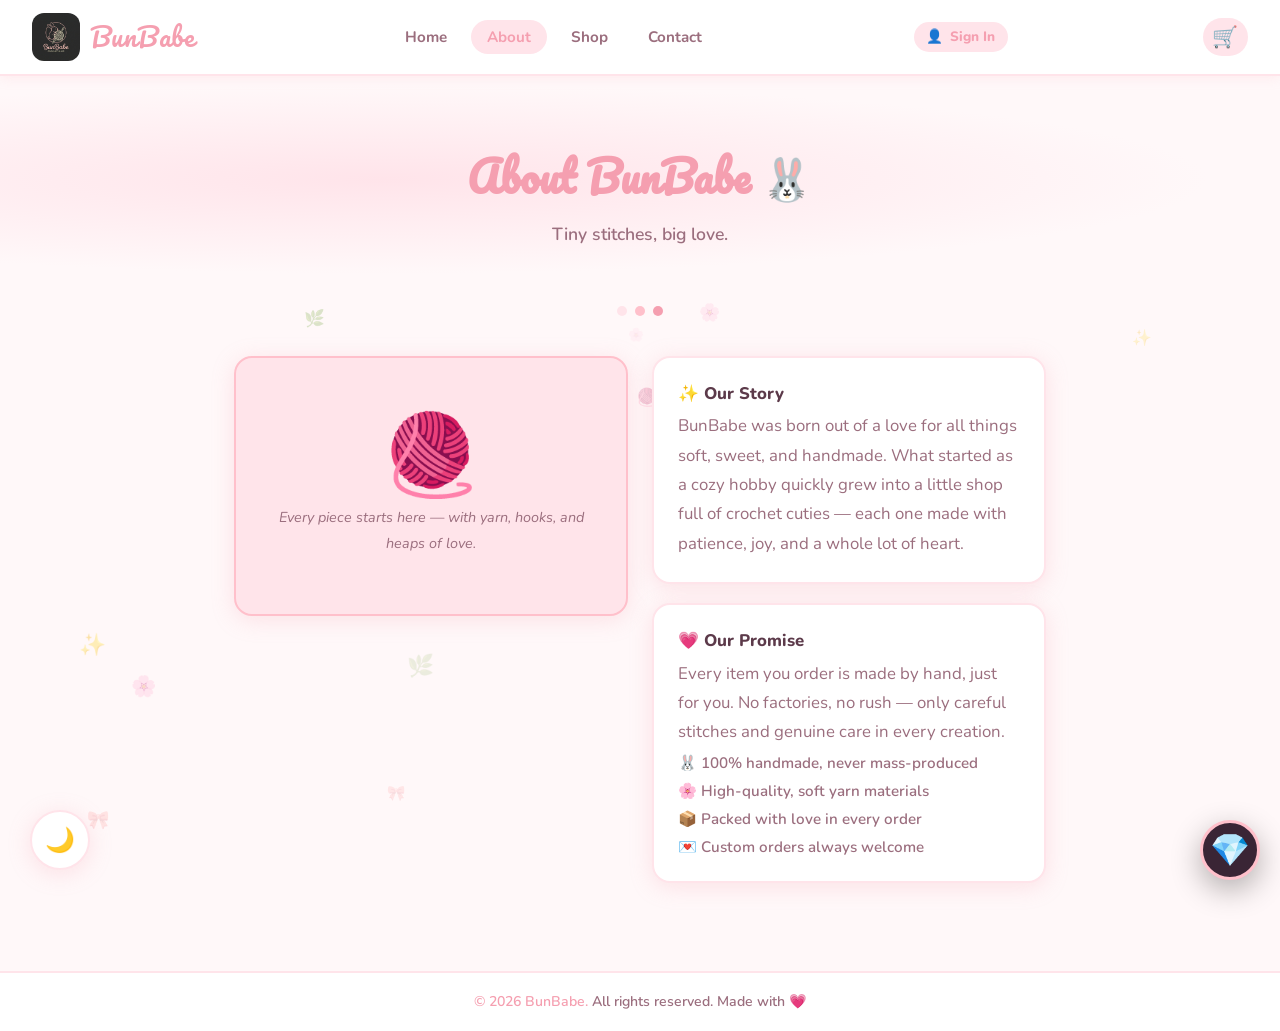
<file: about.html>
<!DOCTYPE html>
<html lang="en">

<head>
    <meta charset="UTF-8" />
    <meta name="viewport" content="width=device-width, initial-scale=1.0" />
    <title>About – BunBabe 🧶</title>
    <meta name="description" content="Learn about BunBabe, a handmade crochet shop crafting cuties with love." />
    <link rel="icon" type="image/png" href="logo.png" />
    <link rel="manifest" href="manifest.json" />
    <link rel="stylesheet" href="style.css" />
    <style>
        .about-hero {
            background: radial-gradient(ellipse at 30% 50%, #ffe4ea 0%, var(--cream) 65%);
            padding: 4rem 1.5rem 2rem;
            text-align: center;
        }

        .about-hero h2 {
            margin-bottom: 0.4rem;
        }

        .about-tagline {
            font-size: 1.1rem;
            color: var(--text-light);
            font-weight: 600;
            margin-bottom: 0;
        }

        .about-grid {
            max-width: 860px;
            margin: 2.5rem auto;
            padding: 0 1.5rem 3rem;
            display: grid;
            grid-template-columns: 1fr 1fr;
            gap: 1.5rem;
            align-items: start;
        }

        @media (max-width: 600px) {
            .about-grid {
                grid-template-columns: 1fr;
            }
        }

        .about-image-block {
            background: var(--pink-light);
            border: 2px solid var(--pink);
            border-radius: var(--radius);
            min-height: 260px;
            display: flex;
            flex-direction: column;
            align-items: center;
            justify-content: center;
            gap: 0.6rem;
            padding: 1.5rem;
            box-shadow: var(--shadow);
        }

        .about-image-block .big-emoji {
            font-size: 5rem;
            line-height: 1;
            animation: bob 3s ease-in-out infinite;
        }

        @keyframes bob {

            0%,
            100% {
                transform: translateY(0) rotate(-3deg);
            }

            50% {
                transform: translateY(-8px) rotate(3deg);
            }
        }

        .about-image-block p {
            font-size: 0.9rem;
            text-align: center;
            font-style: italic;
        }

        .about-text-block {
            display: flex;
            flex-direction: column;
            gap: 1.2rem;
        }

        .about-text-block .card {
            padding: 1.5rem;
        }

        .about-text-block .card h3 {
            margin-bottom: 0.4rem;
            font-size: 1.05rem;
        }

        .values-list {
            list-style: none;
            display: flex;
            flex-direction: column;
            gap: 0.5rem;
            margin-top: 0.4rem;
        }

        .values-list li {
            display: flex;
            align-items: center;
            gap: 0.6rem;
            font-weight: 600;
            color: var(--text-light);
            font-size: 0.95rem;
        }
    </style>
</head>

<body>

    <nav>
        <a href="index.html" class="nav-logo">
            <img src="logo.png" alt="BunBabe Logo">
            BunBabe
        </a>
        <ul class="nav-links">
            <li><a href="index.html">Home</a></li>
            <li><a href="about.html" class="active">About</a></li>
            <li><a href="shop.html">Shop</a></li>
            <li><a href="contact.html">Contact</a></li>
        </ul>
        <a class="nav-cart" onclick="toggleCart()">
            🛒 <span class="cart-badge">0</span>
        </a>
    </nav>


    <main>
        <section class="about-hero">
            <h2>About BunBabe 🐰</h2>
            <p class="about-tagline">Tiny stitches, big love.</p>
        </section>

        <div class="dots-row">
            <div class="dot"></div>
            <div class="dot"></div>
            <div class="dot"></div>
        </div>

        <div class="about-grid">
            <!-- Illustration block -->
            <div class="about-image-block">
                <span class="big-emoji">🧶</span>
                <p>Every piece starts here — with yarn, hooks, and heaps of love.</p>
            </div>

            <!-- Text blocks -->
            <div class="about-text-block">
                <div class="card">
                    <h3>✨ Our Story</h3>
                    <p>
                        BunBabe was born out of a love for all things soft, sweet, and handmade.
                        What started as a cozy hobby quickly grew into a little shop full of crochet
                        cuties — each one made with patience, joy, and a whole lot of heart.
                    </p>
                </div>
                <div class="card">
                    <h3>💗 Our Promise</h3>
                    <p>
                        Every item you order is made by hand, just for you. No factories, no rush —
                        only careful stitches and genuine care in every creation.
                    </p>
                    <ul class="values-list mt-2">
                        <li>🐰 100% handmade, never mass-produced</li>
                        <li>🌸 High-quality, soft yarn materials</li>
                        <li>📦 Packed with love in every order</li>
                        <li>💌 Custom orders always welcome</li>
                    </ul>
                </div>
            </div>
        </div>
    </main>

    <footer>
        <span>© 2026 BunBabe.</span> All rights reserved. Made with 💗
    </footer>

    <script src="cart.js"></script>
    <script src="features.js"></script>

    <!-- ── Cart Drawer ── -->
    <div id="cartOverlay" class="cart-overlay" onclick="closeCart()"></div>
    <div id="cartDrawer" class="cart-drawer">
        <div class="cart-header">
            <h3>Your Cart 🛍️</h3>
            <span class="cart-close" onclick="closeCart()">&times;</span>
        </div>
        <div id="cartItems" class="cart-items">
            <!-- Items injected by JS -->
        </div>
        <div class="cart-footer">
            <div class="cart-summary">
                <span>Total:</span>
                <span id="cartTotal">GH₵ 0</span>
            </div>
            <button class="btn cart-checkout-btn" onclick="checkout()">Proceed to Checkout ✨</button>
        </div>
    </div>

    <!-- Toast Notification -->
    <div id="toast"
        style="display:none; position:fixed; bottom:20px; right:20px; background:var(--pink-dark); color:white; padding:15px 25px; border-radius:12px; font-weight:700; z-index:2000; box-shadow:0 4px 12px rgba(0,0,0,0.15);">
    </div>
    <script>
        if ('serviceWorker' in navigator) {
            window.addEventListener('load', () => {
                navigator.serviceWorker.register('sw.js');
            });
        }
    </script>
</body>

</html>
</file>
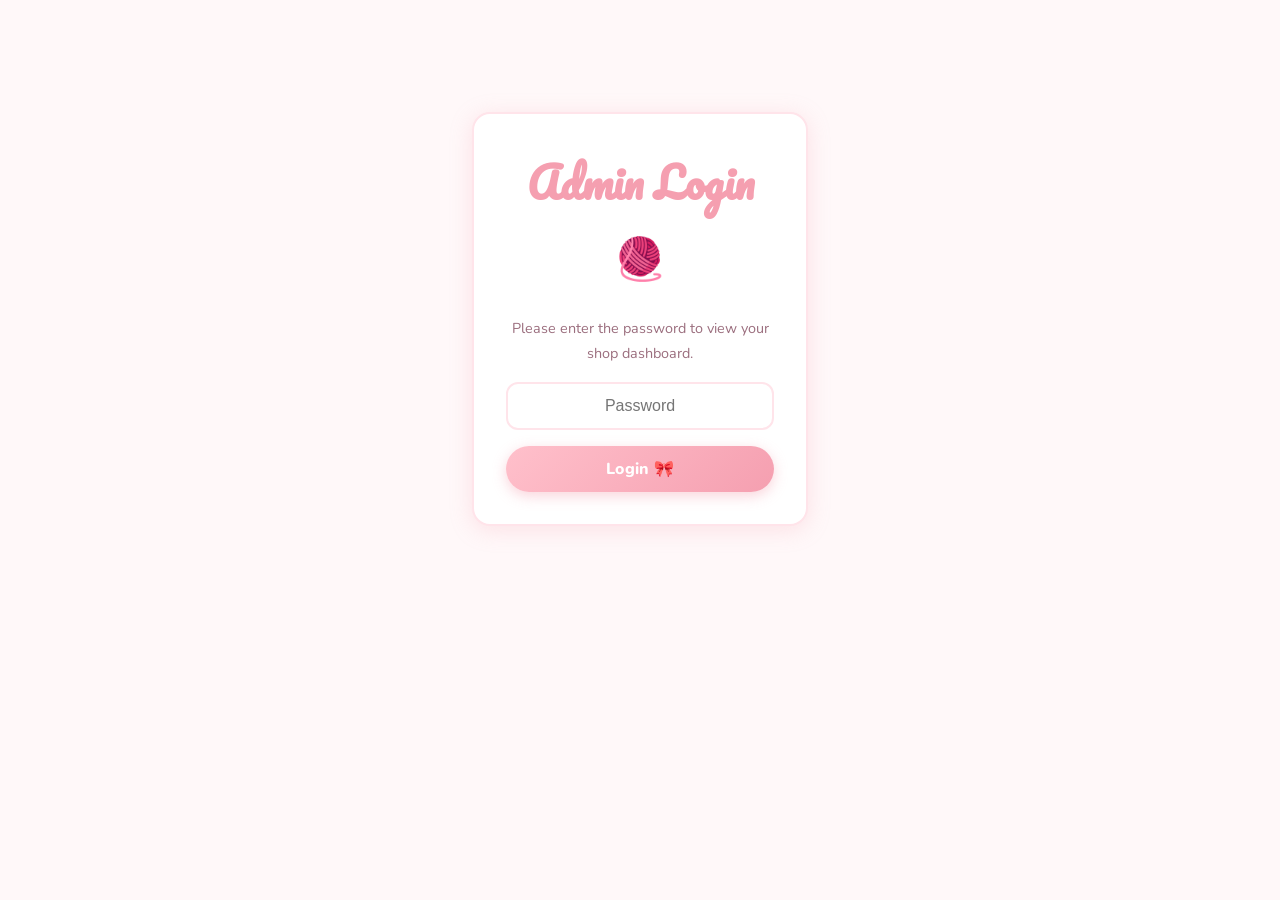
<file: admin_backup.html>
<!DOCTYPE html>
<html lang="en">

<head>
    <meta charset="UTF-8" />
    <meta name="viewport" content="width=device-width, initial-scale=1.0" />
    <title>Admin – BunBabe 🧶</title>
    <link rel="stylesheet" href="style.css" />
    <style>
        .admin-login {
            max-width: 400px;
            margin: 5rem auto;
            padding: 2rem;
            text-align: center;
        }

        .admin-login h2 {
            margin-bottom: 1.5rem;
        }

        .admin-login input {
            width: 100%;
            padding: 0.8rem;
            margin-bottom: 1rem;
            border: 2px solid var(--pink-light);
            border-radius: 12px;
            text-align: center;
            font-size: 1rem;
        }

        #admin-content {
            display: none;
            padding: 2rem 1.5rem;
        }

        .embed-container {
            background: var(--white);
            border: 2px solid var(--pink-light);
            border-radius: var(--radius);
            padding: 1rem;
            margin-top: 2rem;
            box-shadow: var(--shadow);
            height: 600px;
            overflow: hidden;
            position: relative;
        }

        .embed-container iframe {
            width: 100%;
            height: 100%;
            border: none;
        }

        .admin-header {
            display: flex;
            justify-content: space-between;
            align-items: center;
            margin-bottom: 2rem;
        }

        .logout-btn {
            background: var(--pink-light);
            color: var(--pink-dark);
            padding: 0.5rem 1rem;
            border-radius: 50px;
            text-decoration: none;
            font-weight: 700;
            font-size: 0.9rem;
        }

        /* Stats Section */
        .stats-grid {
            display: grid;
            grid-template-columns: 1fr 2fr;
            gap: 1.5rem;
            margin-top: 2rem;
        }

        @media (max-width: 768px) {
            .stats-grid {
                grid-template-columns: 1fr;
            }
        }

        .stat-card {
            background: var(--white);
            border: 2px solid var(--pink-light);
            border-radius: var(--radius);
            padding: 1.5rem;
            text-align: center;
            box-shadow: var(--shadow);
            display: flex;
            flex-direction: column;
            justify-content: center;
        }

        .stat-card h4 {
            font-size: 0.9rem;
            color: var(--text-light);
            text-transform: uppercase;
            letter-spacing: 1px;
            margin-bottom: 0.5rem;
        }

        .stat-value {
            font-family: 'Pacifico', cursive;
            font-size: 2.5rem;
            color: var(--pink-dark);
        }

        .customer-list {
            background: var(--white);
            border: 2px solid var(--pink-light);
            border-radius: var(--radius);
            padding: 1.5rem;
            box-shadow: var(--shadow);
        }

        .customer-list h4 {
            margin-bottom: 1rem;
            color: var(--pink-dark);
            border-bottom: 1px solid var(--pink-light);
            padding-bottom: 0.5rem;
        }

        .customer-item {
            display: flex;
            justify-content: space-between;
            padding: 0.6rem 0;
            border-bottom: 1px solid var(--cream);
            font-size: 0.95rem;
        }

        .customer-item:last-child {
            border-bottom: none;
        }

        .customer-name {
            font-weight: 700;
        }

        .customer-amount {
            color: var(--pink-dark);
            font-weight: 800;
        }

        /* Inventory & Supplies */
        .admin-section {
            background: var(--white);
            border: 2px solid var(--pink-light);
            border-radius: var(--radius);
            padding: 1.5rem;
            margin-top: 2rem;
            box-shadow: var(--shadow);
        }

        .admin-section h3 {
            margin-bottom: 1.2rem;
            display: flex;
            align-items: center;
            gap: 0.5rem;
            color: var(--pink-dark);
        }

        .admin-table {
            width: 100%;
            border-collapse: collapse;
            font-size: 0.9rem;
        }

        .admin-table th,
        .admin-table td {
            text-align: left;
            padding: 0.8rem;
            border-bottom: 1px solid var(--cream);
        }

        .admin-table th {
            color: var(--text-light);
            text-transform: uppercase;
            font-size: 0.75rem;
            letter-spacing: 0.5px;
        }

        .editable {
            background: var(--cream);
            border: 1px solid var(--pink-light);
            border-radius: 4px;
            padding: 2px 5px;
            width: 50px;
            text-align: center;
        }

        .status-pill {
            padding: 2px 8px;
            border-radius: 50px;
            font-size: 0.75rem;
            font-weight: 700;
        }

        .status-high {
            background: #e6f7ed;
            color: #2e7d32;
        }

        .status-low {
            background: #fff4e5;
            color: #ed6c02;
        }
    </style>
</head>

<body>

    <!-- Login Screen -->
    <div id="login-screen" class="admin-login">
        <div class="card">
            <h2>Admin Login 🧶</h2>
            <p style="margin-bottom: 1rem; font-size: 0.9rem;">Please enter the password to view your shop dashboard.
            </p>
            <input type="password" id="admin-pass" placeholder="Password" />
            <button class="btn" style="width: 100%;" onclick="checkPass()">Login 🎀</button>
            <p id="error" style="color: #ff4d4d; margin-top: 1rem; font-weight: 700; display: none;">Oops! Wrong
                password. 🐰</p>
        </div>
    </div>

    <!-- Admin Content (hidden by default) -->
    <div id="admin-content">
        <div class="container">
            <div class="admin-header">
                <a href="index.html" class="nav-logo">
                    <img src="logo.png" alt="BunBabe Logo">
                    BunBabe
                </a>
                <a href="#" class="logout-btn" onclick="logout()">Logout</a>
            </div>


            <p>Welcome back! Edit your products in the spreadsheet below to update the site.</p>

            <div class="stats-grid">
                <div class="stat-card">
                    <h4>Total Revenue</h4>
                    <div class="stat-value" id="revenue-display">GH₵ 0</div>
                    <p style="font-size: 0.8rem; color: var(--text-light); margin-top: 0.5rem;">New shop – No data yet ✨
                    </p>
                </div>
                <div class="customer-list">
                    <h4>Recent Orders</h4>
                    <div id="orders-list">
                        <p style="text-align: center; color: var(--text-light); margin-top: 2rem; font-size: 0.9rem;">
                            Waiting for your first order! 🌸</p>
                    </div>
                </div>
            </div>

            <div class="admin-section"
                style="background: linear-gradient(135deg, var(--pink-light), var(--white)); border-color: var(--pink-dark);">
                <h3>🐰 AI Shop Assistant</h3>
                <div style="display: flex; gap: 1rem; margin-bottom: 1rem; flex-wrap: wrap;">
                    <button class="logout-btn"
                        style="background: var(--pink-dark); color: var(--white); border: none; cursor: pointer;"
                        onclick="generateAIReport()">Generate Shop Report 📊</button>
                    <button class="logout-btn"
                        style="background: var(--white); color: var(--pink-dark); border: 2px solid var(--pink-dark); cursor: pointer;"
                        onclick="askAIToSuggest()">What to crochet next? 🧶</button>
                </div>

                <div style="display: flex; gap: 0.5rem; margin-bottom: 1rem;">
                    <input type="text" id="ai-chat-input"
                        placeholder="Ask me about pricing, patterns, yarn, or your shop! Type and press enter..."
                        style="flex: 1; padding: 0.8rem; border: 2px solid var(--pink-light); border-radius: 12px; font-size: 0.9rem;"
                        onkeypress="if(event.key === 'Enter') handleAIChat()">
                    <button class="logout-btn"
                        style="background: var(--pink-dark); color: var(--white); border: none; cursor: pointer; padding: 0 1.5rem;"
                        onclick="handleAIChat()">Ask 🐰</button>
                </div>

                <div id="ai-output"
                    style="background: var(--white); padding: 1rem; border-radius: 8px; font-family: monospace; font-size: 0.9rem; min-height: 80px; max-height: 300px; overflow-y: auto; line-height: 1.5; box-shadow: inset 0 2px 4px rgba(0,0,0,0.05);">
                    <em>Beep boop! I'm ready to help you manage your cute shop. Click a button or type a question!
                        ✨</em>
                </div>
            </div>

            <div class="admin-section">
                <h3>📦 Inventory Manager</h3>
                <table class="admin-table">
                    <thead>
                        <tr>
                            <th>Item Name</th>
                            <th>Stock Level</th>
                            <th>Status</th>
                            <th>Last Restock</th>
                        </tr>
                    </thead>
                    <tbody id="inventory-body">
                        <!-- Populated by JS -->
                    </tbody>
                </table>
            </div>

            <div class="admin-section">
                <h3>🧶 Supplies Tracker</h3>
                <table class="admin-table">
                    <thead>
                        <tr>
                            <th>Supply Name</th>
                            <th>Quantity</th>
                            <th>Alert</th>
                            <th>Action</th>
                        </tr>
                    </thead>
                    <tbody id="supplies-body">
                        <!-- Populated by JS -->
                    </tbody>
                </table>
            </div>

            <div class="embed-container">
                <div
                    style="padding: 10px; background: var(--pink-light); font-size: 0.8rem; font-weight: 700; display: flex; justify-content: space-between;">
                    <span>Spreadsheet Editor 📝</span>
                    <span id="sync-status">Status: Live ✓</span>
                </div>
                <iframe
                    src="https://docs.google.com/spreadsheets/d/e/2PACX-1vTL3Hlb_Wb-F9Ca9yaW3AvcdQn8YHNkyqP6d6XzfgN0AWQ_MK97BaBr7OTNj0vUr1lv8EH_En2mdI0e/pubhtml?widget=true&amp;headers=false"></iframe>
            </div>

            <div class="mt-4 text-center">
                <p style="font-size: 0.9rem;">💡 Tip: You can edit your products directly in Google Sheets. Changes will
                    reflect on the site after a refresh.</p>
                <div
                    style="margin-top: 1rem; padding: 1rem; background: #fff4e5; border-radius: 12px; font-size: 0.85rem; border: 1px solid #ed6c02; text-align: left;">
                    <strong>⚠️ Local Preview Note:</strong><br>
                    Because you are opening these files directly from your computer, some browsers block the dynamic
                    shop data for security (CORS). <br><br>
                    <strong>How to fix:</strong><br>
                    1. Upload these files to <strong>GitHub Pages</strong> or <strong>Netlify</strong>.<br>
                    2. Or use a local "Live Server" extension in VS Code.
                </div>
            </div>
        </div>
    </div>

    <script>
        const PASS = "BunBabe123";

        function checkPass() {
            const input = document.getElementById('admin-pass').value;
            const error = document.getElementById('error');
            const login = document.getElementById('login-screen');
            const content = document.getElementById('admin-content');

            if (input === PASS) {
                login.style.display = 'none';
                content.style.display = 'block';
                sessionStorage.setItem('adminLoggedIn', 'true');
                renderAdminData();
            } else {
                error.style.display = 'block';
                document.getElementById('admin-pass').value = '';
            }
        }

        function logout() {
            sessionStorage.removeItem('adminLoggedIn');
            location.reload();
        }

        // Mock Inventory & Supplies Data (Reset to 0 as requested)
        const inventory = [
            { name: "Pink Bunny Plush", stock: 0, lastRestock: "n/a" },
            { name: "Cream Crochet Hat", stock: 0, lastRestock: "n/a" },
            { name: "Bunny Keychain", stock: 0, lastRestock: "n/a" },
            { name: "Pastel Tote Bag", stock: 0, lastRestock: "n/a" }
        ];

        const supplies = [
            { name: "Pink Yarn (Cotton)", qty: 0, unit: "skeins" },
            { name: "Cream Yarn (Cotton)", qty: 0, unit: "skeins" },
            { name: "Stuffing", qty: 0, unit: "kg" },
            { name: "Safety Eyes", qty: 0, unit: "pairs" },
            { name: "Keychain Rings", qty: 0, unit: "pcs" }
        ];

        function renderAdminData() {
            // Load Orders from LocalStorage
            const pastOrders = JSON.parse(localStorage.getItem('bunbabe_orders')) || [];

            // 1. Render Orders List
            const ordersListEl = document.getElementById('orders-list');
            if (pastOrders.length === 0) {
                ordersListEl.innerHTML = '<p style="text-align: center; color: var(--text-light); margin-top: 2rem; font-size: 0.9rem;">Waiting for your first order! 🌸</p>';
            } else {
                ordersListEl.innerHTML = pastOrders.map(order => `
                    <div class="customer-item" style="flex-direction: column; align-items: flex-start; gap: 0.3rem;">
                        <div style="display: flex; justify-content: space-between; width: 100%;">
                            <span class="customer-name">🥰 ${order.customerName}</span>
                            <span class="customer-amount">GH₵ ${order.total}</span>
                        </div>
                        <div style="font-size: 0.8rem; color: var(--text-light);">
                            <strong>Items:</strong> ${order.items} <br>
                            <span style="font-size:0.75rem;">${order.id} | ${order.date}</span>
                        </div>
                    </div>
                `).join('');
            }

            // 2. Render Revenue
            const totalRevenue = pastOrders.reduce((sum, order) => sum + parseInt(order.total, 10), 0);
            const revDisplay = document.getElementById('revenue-display');
            revDisplay.innerText = `GH₵ ${totalRevenue}`;
            revDisplay.nextElementSibling.innerText = pastOrders.length > 0 ? `${pastOrders.length} order(s) so far ✨` : 'New shop – No data yet ✨';

            // 3. Render Inventory
            const invBody = document.getElementById('inventory-body');
            const supBody = document.getElementById('supplies-body');

            invBody.innerHTML = inventory.map(item => `
                <tr>
                    <td>${item.name}</td>
                    <td><input type="number" class="editable" value="${item.stock}" onchange="updateStock('${item.name}', this.value)"></td>
                    <td><span class="status-pill ${item.stock > 10 ? 'status-high' : 'status-low'}">${item.stock > 10 ? 'In Stock' : 'Low Stock'}</span></td>
                    <td>${item.lastRestock}</td>
                </tr>
            `).join('');

            // 4. Render Supplies
            supBody.innerHTML = supplies.map(item => {
                const isLow = item.qty < 5 || (item.name === 'Stuffing' && item.qty < 5); // Simple logic
                return `
                    <tr>
                        <td>${item.name}</td>
                        <td>${item.qty} ${item.unit}</td>
                        <td>${isLow ? '<span style="color: #ff4d4d; font-weight: 700;">🚨 Low Stock!</span>' : '<span style="color: #2e7d32;">✓ Plenty</span>'}</td>
                        <td>${isLow ? `<button class="logout-btn" style="padding: 2px 10px; font-size: 0.7rem; background: #ed6c02; color: white;" onclick="window.open('https://www.google.com/search?q=buy+${item.name}+crochet+supplies')">Buy Now 🛒</button>` : '-'}</td>
                    </tr>
                `;
            }).join('');
        }

        function updateStock(name, newVal) {
            const item = inventory.find(i => i.name === name);
            if (item) {
                item.stock = parseInt(newVal);
                renderAdminData(); // Re-render to update pills
            }
        }

        function generateAIReport() {
            const aiOutput = document.getElementById('ai-output');
            aiOutput.innerHTML = "<em>Analyzing shop data... ⏳</em>";

            setTimeout(() => {
                const totalItems = inventory.reduce((sum, item) => sum + item.stock, 0);
                const lowSupplies = supplies.filter(s => s.qty === 0).map(s => s.name);

                let report = `<strong>📈 Quick AI Shop Report:</strong><br><br>`;
                report += `- You currently have <strong>${totalItems}</strong> handmade items in stock.<br>`;

                if (lowSupplies.length > 0) {
                    report += `- 🚨 <strong>URGENT:</strong> You are completely out of: ${lowSupplies.join(', ')}.<br>`;
                } else {
                    report += `- ✅ Your supplies are looking good! No urgent restocks needed.<br>`;
                }

                report += `- 💡 <strong>Tip:</strong> You haven't had any recent orders. Try posting a TikTok of your plushies!`;

                aiOutput.innerHTML = report;
            }, 800);
        }

        function askAIToSuggest() {
            const aiOutput = document.getElementById('ai-output');
            aiOutput.innerHTML = "<em>Thinking of cute ideas... 💭🐰</em>";

            setTimeout(() => {
                let lowestItem = inventory[0];
                for (let i = 1; i < inventory.length; i++) {
                    if (inventory[i].stock < lowestItem.stock) {
                        lowestItem = inventory[i];
                    }
                }

                const hasYarn = supplies.some(s => s.name.includes('Yarn') && s.qty > 0);
                const hasStuffing = supplies.find(s => s.name === "Stuffing");

                let suggestion = `<strong>🧶 AI Suggestion:</strong><br><br>`;

                if (lowestItem && lowestItem.stock === 0) {
                    suggestion += `You should definitely crochet a <strong>${lowestItem.name}</strong> next! You are completely sold out.<br><br>`;

                    if (!hasYarn || (hasStuffing && hasStuffing.qty === 0)) {
                        suggestion += `<em>⚠️ Wait! You might need to buy more supplies first. Check your Supplies Tracker!</em>`;
                    } else {
                        suggestion += `<em>✨ You have some supplies, so you can get started right away! Happy crocheting!</em>`;
                    }
                } else if (lowestItem) {
                    suggestion += `You have the least amount of <strong>${lowestItem.name}</strong> (${lowestItem.stock} left). That might be a good project to restock!<br>`;
                } else {
                    suggestion += `Hmm, maybe try designing a completely new animal! A little frog plush would be adorable 🐸.`;
                }

                aiOutput.innerHTML = suggestion;
            }, 1000);
        }

        function handleAIChat() {
            const inputEl = document.getElementById('ai-chat-input');
            const aiOutput = document.getElementById('ai-output');
            const originalQuestion = inputEl.value;
            const question = originalQuestion.trim().toLowerCase();

            if (!question) return;

            aiOutput.innerHTML = `<div style="margin-bottom: 1rem;"><strong>You:</strong> ${originalQuestion}</div><em>Thinking... 💭🐰</em>`;
            inputEl.value = '';

            setTimeout(() => {
                let response = "";

                // Simple keyword matching for a fun mock AI experience
                if (question.includes('price') || question.includes('pricing') || question.includes('cost') || question.includes('charge')) {
                    response = `<strong>🐰 AI:</strong> For pricing hand-crocheted items, a good formula is:<br><strong>(Materials Cost + (Hourly Wage × Hours Spent)) × 1.5</strong>.<br>Don't undersell your craft! For example, if materials cost GH₵ 15, and you spent 3 hours at GH₵ 20/hr, your base cost is GH₵ 75. A retail price of GH₵ 110 - GH₵ 150 is totally fair!`;
                } else if (question.includes('yarn') || question.includes('material') || question.includes('cotton') || question.includes('wool') || question.includes('acrylic')) {
                    const hasYarn = supplies.some(s => s.name.includes('Yarn') && s.qty > 0);
                    if (hasYarn) {
                        response = `<strong>🐰 AI:</strong> Speaking of yarn, you currently have some in stock! 🥳 <br>Cotton yarn is perfect for amigurumi because it holds its shape well and doesn't pill. Acrylic is softer for wearables. What are you making?`;
                    } else {
                        response = `<strong>🐰 AI:</strong> Oh no! You are completely out of yarn. 🚨 You should restock some soft cotton yarn for your plushies, or maybe try some chunky chenille yarn for extra cuddly creations!`;
                    }
                } else if (question.includes('pattern') || question.includes('idea') || question.includes('make') || question.includes('crochet next')) {
                    response = `<strong>🐰 AI:</strong> Need pattern ideas? Since your brand is "BunBabe", how about:<br>- Strawberry Cows 🍓🐄<br>- Giant fluffy bumblebees 🐝<br>- Little potted crochet succulents 🌵<br>- Or a custom Bunny wearing a cute little hat!`;
                } else if (question.includes('market') || question.includes('sell') || question.includes('customer') || question.includes('promote') || question.includes('tiktok') || question.includes('insta')) {
                    response = `<strong>🐰 AI:</strong> To get more customers, make sure your photos are bright and colorful. Show scale by holding the plushies. Short videos of you packing orders or stitching the final details do really well on TikTok or Instagram! 📸✨`;
                } else if (question.includes('hello') || question.includes('hi ') || question.includes('hey')) {
                    response = `<strong>🐰 AI:</strong> Hi there! I'm your BunBabe AI Assistant. I can help with pricing formulas, project ideas, yarn advice, or analyzing your shop inventory. What do you need? 🌸`;
                } else if (question.includes('hook') || question.includes('size')) {
                    response = `<strong>🐰 AI:</strong> For amigurumi and plushies, it's a golden rule to use a hook size 0.5mm to 1.0mm <strong>smaller</strong> than what the yarn label recommends! This keeps your stitches tight so the stuffing doesn't show through. 🪝`;
                } else {
                    response = `<strong>🐰 AI:</strong> That's a great question about "${originalQuestion}"! Since I'm a simple mock AI, I might not have the exact answer, but generally in the crochet business, making sure your stitches are tight and your tension is consistent is key! Want to ask me about <strong>pricing</strong>, <strong>patterns</strong>, or <strong>yarn</strong>? 🧶`;
                }

                aiOutput.innerHTML = `<div style="margin-bottom: 0.5rem; color: var(--text-light);"><strong>You:</strong> ${originalQuestion}</div><div>${response}</div>`;
                aiOutput.scrollTop = aiOutput.scrollHeight; // Auto-scroll to bottom
            }, 1200);
        }

        // Keep logged in for the session
        window.onload = function () {
            if (sessionStorage.getItem('adminLoggedIn') === 'true') {
                document.getElementById('login-screen').style.display = 'none';
                document.getElementById('admin-content').style.display = 'block';
                renderAdminData();
            }
        }
    </script>
</body>

</html>
</file>
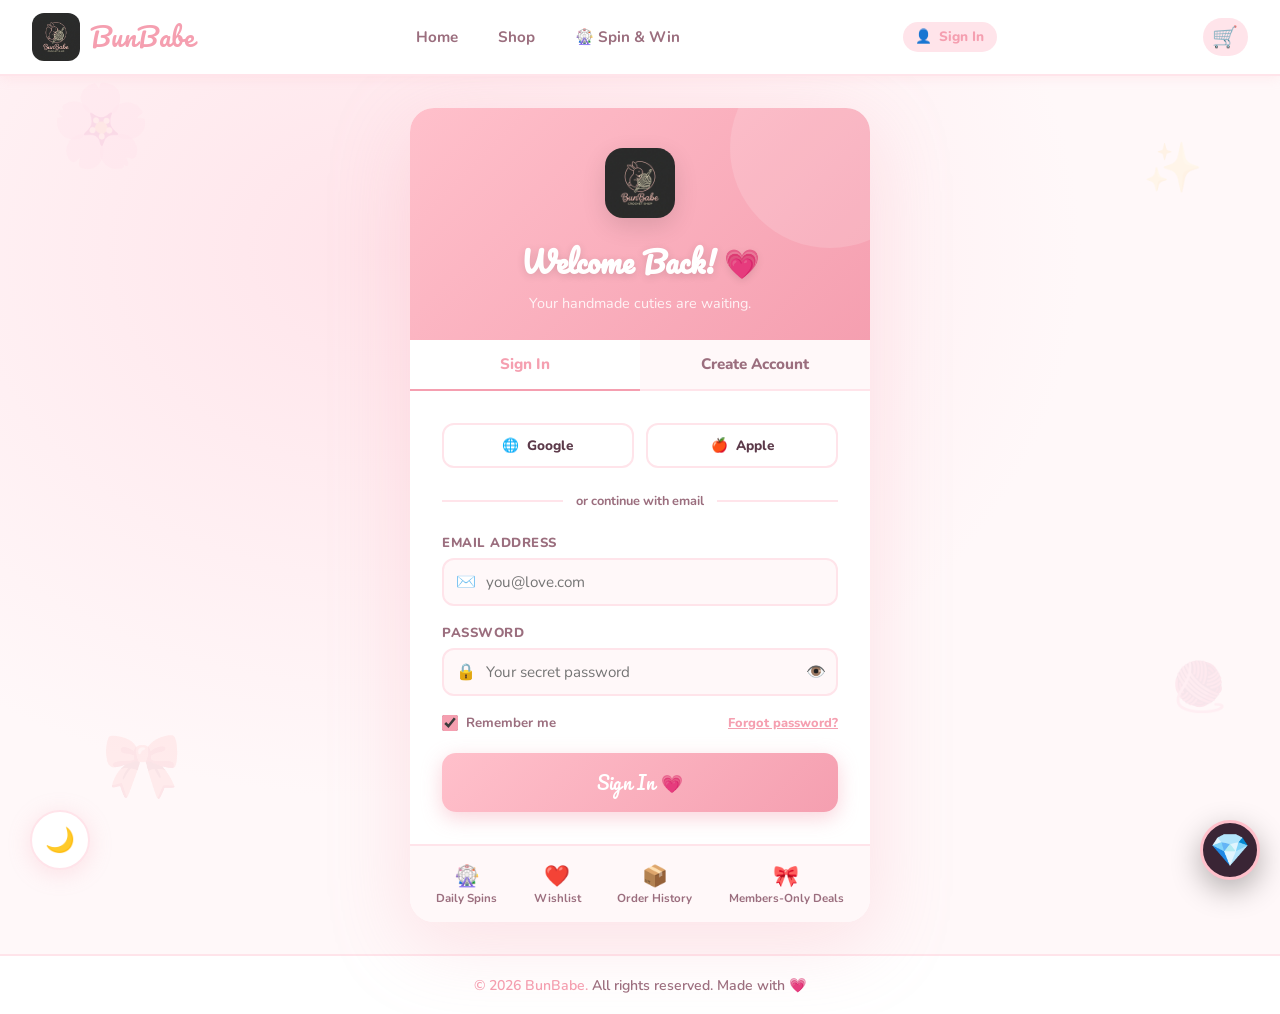
<file: auth.html>
<!DOCTYPE html>
<html lang="en">
<head>
    <meta charset="UTF-8" />
    <meta name="viewport" content="width=device-width, initial-scale=1.0" />
    <title>Sign In / Sign Up – BunBabe 🧶</title>
    <meta name="description" content="Create your BunBabe account or sign in to track orders, save your wishlist, and spin the wheel!" />
    <link rel="icon" type="image/png" href="logo.png" />
    <link rel="manifest" href="manifest.json" />
    <link rel="stylesheet" href="style.css" />
    <style>
        body { min-height: 100vh; display: flex; flex-direction: column; }

        /* ── Auth Wrapper ── */
        .auth-page {
            flex: 1;
            display: flex;
            align-items: center;
            justify-content: center;
            padding: 2rem 1rem;
            background: radial-gradient(ellipse at 30% 20%, #ffe4ea 0%, var(--cream) 55%),
                        radial-gradient(ellipse at 80% 80%, #ffd1e8 0%, transparent 50%);
        }

        /* Floating deco */
        .auth-deco {
            position: fixed;
            font-size: 3rem;
            opacity: 0.08;
            pointer-events: none;
            user-select: none;
            animation: decoFloat ease-in-out infinite alternate;
        }
        @keyframes decoFloat {
            from { transform: translateY(0) rotate(-5deg); }
            to   { transform: translateY(-25px) rotate(5deg); }
        }

        /* ── Card ── */
        .auth-card {
            background: var(--white);
            border-radius: 24px;
            box-shadow: 0 20px 80px rgba(245, 159, 176, 0.25);
            width: 100%;
            max-width: 460px;
            overflow: hidden;
            position: relative;
        }

        /* ── Header ── */
        .auth-header {
            background: linear-gradient(135deg, #ffc0cb, #f59fb0);
            padding: 2.5rem 2rem 1.5rem;
            text-align: center;
            position: relative;
            overflow: hidden;
        }
        .auth-header::before {
            content: '';
            position: absolute;
            width: 200px; height: 200px;
            background: rgba(255,255,255,0.15);
            border-radius: 50%;
            top: -60px; right: -60px;
        }
        .auth-logo {
            width: 70px; height: 70px;
            border-radius: 18px;
            box-shadow: 0 8px 24px rgba(0,0,0,0.12);
            margin-bottom: 0.8rem;
        }
        .auth-header h2 {
            color: white;
            font-size: 1.8rem;
            margin: 0;
            text-shadow: 0 2px 8px rgba(0,0,0,0.12);
        }
        .auth-header p {
            color: rgba(255,255,255,0.85);
            font-size: 0.9rem;
            margin-top: 0.2rem;
        }

        /* ── Tabs ── */
        .auth-tabs {
            display: flex;
            background: var(--cream);
            border-bottom: 2px solid var(--pink-light);
        }
        .auth-tab {
            flex: 1;
            padding: 0.9rem;
            border: none;
            background: transparent;
            font-family: 'Nunito', sans-serif;
            font-weight: 800;
            font-size: 0.95rem;
            color: var(--text-light);
            cursor: pointer;
            transition: all 0.2s;
            position: relative;
        }
        .auth-tab.active {
            background: var(--white);
            color: var(--pink-dark);
        }
        .auth-tab.active::after {
            content: '';
            position: absolute;
            bottom: -2px; left: 0; right: 0;
            height: 2px;
            background: var(--pink-dark);
        }

        /* ── Body ── */
        .auth-body { padding: 2rem; }

        /* ── Social Login ── */
        .social-btns {
            display: flex;
            gap: 0.8rem;
            margin-bottom: 1.5rem;
        }
        .social-btn {
            flex: 1;
            display: flex;
            align-items: center;
            justify-content: center;
            gap: 0.5rem;
            padding: 0.7rem;
            border: 2px solid var(--pink-light);
            border-radius: 12px;
            background: var(--white);
            font-family: 'Nunito', sans-serif;
            font-weight: 800;
            font-size: 0.85rem;
            cursor: pointer;
            transition: all 0.2s;
            color: var(--text);
        }
        .social-btn:hover { background: var(--cream); border-color: var(--pink-dark); }

        /* ── Divider ── */
        .divider {
            display: flex;
            align-items: center;
            gap: 0.8rem;
            margin-bottom: 1.5rem;
            color: var(--text-light);
            font-size: 0.8rem;
            font-weight: 700;
        }
        .divider::before, .divider::after {
            content: '';
            flex: 1;
            height: 1.5px;
            background: var(--pink-light);
        }

        /* ── Form Fields ── */
        .field-group {
            margin-bottom: 1.1rem;
        }
        .field-group label {
            display: block;
            font-size: 0.82rem;
            font-weight: 800;
            color: var(--text-light);
            margin-bottom: 0.4rem;
            text-transform: uppercase;
            letter-spacing: 0.5px;
        }
        .field-wrap {
            position: relative;
        }
        .field-icon {
            position: absolute;
            left: 14px;
            top: 50%;
            transform: translateY(-50%);
            font-size: 1rem;
            pointer-events: none;
        }
        .auth-input {
            width: 100%;
            padding: 0.75rem 1rem 0.75rem 2.6rem;
            border: 2px solid var(--pink-light);
            border-radius: 12px;
            font-family: 'Nunito', sans-serif;
            font-size: 0.95rem;
            background: var(--cream);
            color: var(--text);
            transition: border-color 0.2s, box-shadow 0.2s;
            box-sizing: border-box;
        }
        .auth-input:focus {
            outline: none;
            border-color: var(--pink-dark);
            box-shadow: 0 0 0 4px rgba(245, 159, 176, 0.15);
        }
        .auth-input.error { border-color: #ff4757; }
        .field-error {
            font-size: 0.75rem;
            color: #ff4757;
            margin-top: 0.3rem;
            display: none;
        }

        /* ── Password Toggle ── */
        .toggle-pwd {
            position: absolute;
            right: 12px;
            top: 50%;
            transform: translateY(-50%);
            cursor: pointer;
            font-size: 1rem;
            color: var(--text-light);
        }

        /* ── Password Strength ── */
        .pwd-strength {
            display: flex;
            gap: 4px;
            margin-top: 0.5rem;
        }
        .pwd-bar {
            flex: 1;
            height: 4px;
            border-radius: 2px;
            background: var(--pink-light);
            transition: background 0.3s;
        }
        .pwd-label {
            font-size: 0.72rem;
            color: var(--text-light);
            margin-top: 0.25rem;
        }

        /* ── Submit Button ── */
        .auth-btn {
            width: 100%;
            padding: 0.9rem;
            background: linear-gradient(135deg, var(--pink), var(--pink-dark));
            color: white;
            border: none;
            border-radius: 14px;
            font-family: 'Pacifico', cursive;
            font-size: 1.1rem;
            cursor: pointer;
            box-shadow: 0 6px 20px rgba(245, 159, 176, 0.45);
            transition: all 0.2s;
            margin-top: 0.5rem;
            letter-spacing: 0.3px;
        }
        .auth-btn:hover { transform: translateY(-2px); box-shadow: 0 10px 28px rgba(245, 159, 176, 0.55); }
        .auth-btn:disabled { opacity: 0.6; cursor: not-allowed; transform: none; }

        /* ── Forgot / Links ── */
        .auth-link {
            text-align: center;
            font-size: 0.82rem;
            color: var(--text-light);
            margin-top: 1rem;
        }
        .auth-link a { color: var(--pink-dark); font-weight: 800; text-decoration: none; }
        .auth-link a:hover { text-decoration: underline; }

        /* ── Remember Me / Terms ── */
        .check-row {
            display: flex;
            align-items: center;
            gap: 0.5rem;
            font-size: 0.83rem;
            color: var(--text-light);
            font-weight: 700;
            margin-bottom: 0.8rem;
        }
        .check-row input[type=checkbox] { accent-color: var(--pink-dark); width: 16px; height: 16px; }

        /* ── Perks strip ── */
        .perks-strip {
            background: var(--cream);
            border-top: 2px solid var(--pink-light);
            display: flex;
            justify-content: space-around;
            padding: 1rem 0.5rem;
        }
        .perk {
            text-align: center;
            font-size: 0.72rem;
            font-weight: 700;
            color: var(--text-light);
        }
        .perk-icon { font-size: 1.3rem; }

        /* ── Success ping ── */
        .success-ping {
            display: none;
            text-align: center;
            padding: 2rem;
        }
        .success-ping .big { font-size: 4rem; animation: popIn 0.5s cubic-bezier(0.34,1.56,0.64,1); }
        @keyframes popIn { from { transform: scale(0); } to { transform: scale(1); } }

        /* ── Profile Page (logged in state) ── */
        .profile-card {
            background: var(--white);
            border-radius: 24px;
            box-shadow: 0 20px 80px rgba(245, 159, 176, 0.25);
            width: 100%;
            max-width: 480px;
            overflow: hidden;
        }
        .profile-header {
            background: linear-gradient(135deg, #ffc0cb, #f59fb0);
            padding: 2.5rem 2rem;
            text-align: center;
        }
        .profile-avatar {
            width: 90px; height: 90px;
            border-radius: 50%;
            background: white;
            display: flex; align-items: center; justify-content: center;
            font-size: 2.5rem;
            margin: 0 auto 1rem;
            box-shadow: 0 8px 24px rgba(0,0,0,0.12);
        }
        .profile-name { color: white; font-size: 1.5rem; margin: 0; }
        .profile-email { color: rgba(255,255,255,0.8); font-size: 0.88rem; }

        .profile-body { padding: 2rem; }
        .profile-row {
            display: flex;
            justify-content: space-between;
            align-items: center;
            padding: 0.9rem 0;
            border-bottom: 1.5px solid var(--pink-light);
            font-size: 0.95rem;
        }
        .profile-row:last-child { border-bottom: none; }
        .profile-row-icon { font-size: 1.2rem; margin-right: 0.6rem; }
        .profile-row a { color: var(--pink-dark); font-weight: 800; text-decoration: none; font-size: 0.85rem; }
        .profile-membership {
            background: linear-gradient(135deg, #ffd700, #ff9f43);
            color: #5c3a00;
            font-size: 0.7rem;
            font-weight: 800;
            padding: 3px 10px;
            border-radius: 20px;
            text-transform: uppercase;
            letter-spacing: 1px;
        }
    </style>
</head>
<body>
    <!-- Decorations -->
    <div class="auth-deco" style="top:8%; left:4%; font-size:5rem; animation-duration:6s;">🌸</div>
    <div class="auth-deco" style="top:15%; right:6%; font-size:3rem; animation-duration:8s; animation-delay:1s;">✨</div>
    <div class="auth-deco" style="bottom:10%; left:8%; font-size:4rem; animation-duration:7s; animation-delay:2s;">🎀</div>
    <div class="auth-deco" style="bottom:20%; right:4%; font-size:3rem; animation-duration:5s; animation-delay:0.5s;">🧶</div>

    <nav>
        <a href="index.html" class="nav-logo">
            <img src="logo.png" alt="BunBabe Logo"> BunBabe
        </a>
        <ul class="nav-links">
            <li><a href="index.html">Home</a></li>
            <li><a href="shop.html">Shop</a></li>
            <li><a href="spin.html">🎡 Spin & Win</a></li>
        </ul>
        <a class="nav-cart" onclick="typeof toggleCart !== 'undefined' && toggleCart()">🛒 <span class="cart-badge">0</span></a>
    </nav>

    <main class="auth-page">
        <!-- ── AUTH CARD (shown when logged out) ── -->
        <div class="auth-card" id="authCard">
            <!-- Header -->
            <div class="auth-header">
                <img src="logo.png" alt="BunBabe" class="auth-logo">
                <h2>Welcome Back! 💗</h2>
                <p>Your handmade cuties are waiting.</p>
            </div>

            <!-- Tabs -->
            <div class="auth-tabs">
                <button class="auth-tab active" id="tabSignIn" onclick="switchTab('signin')">Sign In</button>
                <button class="auth-tab" id="tabSignUp" onclick="switchTab('signup')">Create Account</button>
            </div>

            <!-- Body -->
            <div class="auth-body">

                <!-- Social Buttons -->
                <div class="social-btns">
                    <button class="social-btn" onclick="socialLogin('Google')">
                        <span>🌐</span> Google
                    </button>
                    <button class="social-btn" onclick="socialLogin('Apple')">
                        <span>🍎</span> Apple
                    </button>
                </div>

                <div class="divider">or continue with email</div>

                <!-- ── SIGN IN FORM ── -->
                <form id="signinForm" onsubmit="handleSignIn(event)" novalidate>
                    <div class="field-group">
                        <label>Email Address</label>
                        <div class="field-wrap">
                            <span class="field-icon">✉️</span>
                            <input class="auth-input" type="email" id="siEmail" placeholder="you@love.com" autocomplete="email" required>
                        </div>
                        <div class="field-error" id="siEmailErr">Please enter a valid email.</div>
                    </div>

                    <div class="field-group">
                        <label>Password</label>
                        <div class="field-wrap">
                            <span class="field-icon">🔒</span>
                            <input class="auth-input" type="password" id="siPassword" placeholder="Your secret password" autocomplete="current-password" required>
                            <span class="toggle-pwd" onclick="togglePwd('siPassword', this)">👁️</span>
                        </div>
                        <div class="field-error" id="siPwdErr">Incorrect email or password.</div>
                    </div>

                    <div class="check-row">
                        <input type="checkbox" id="rememberMe" checked>
                        <label for="rememberMe">Remember me</label>
                        <a href="#" style="margin-left:auto; color:var(--pink-dark); font-weight:800; font-size:0.8rem;" onclick="forgotPassword()">Forgot password?</a>
                    </div>

                    <button class="auth-btn" type="submit" id="signinBtn">Sign In 💗</button>
                </form>

                <!-- ── SIGN UP FORM ── -->
                <form id="signupForm" style="display:none;" onsubmit="handleSignUp(event)" novalidate>
                    <div style="display:grid; grid-template-columns:1fr 1fr; gap:0.8rem;">
                        <div class="field-group">
                            <label>First Name</label>
                            <div class="field-wrap">
                                <span class="field-icon">👤</span>
                                <input class="auth-input" type="text" id="suFirst" placeholder="Bunny" required>
                            </div>
                        </div>
                        <div class="field-group">
                            <label>Last Name</label>
                            <div class="field-wrap">
                                <span class="field-icon">👤</span>
                                <input class="auth-input" type="text" id="suLast" placeholder="Babe" required>
                            </div>
                        </div>
                    </div>

                    <div class="field-group">
                        <label>Email Address</label>
                        <div class="field-wrap">
                            <span class="field-icon">✉️</span>
                            <input class="auth-input" type="email" id="suEmail" placeholder="you@love.com" required>
                        </div>
                        <div class="field-error" id="suEmailErr">This email is already registered.</div>
                    </div>

                    <div class="field-group">
                        <label>Password</label>
                        <div class="field-wrap">
                            <span class="field-icon">🔒</span>
                            <input class="auth-input" type="password" id="suPassword" placeholder="Create a strong password"
                                oninput="checkStrength(this.value)" required>
                            <span class="toggle-pwd" onclick="togglePwd('suPassword', this)">👁️</span>
                        </div>
                        <div class="pwd-strength">
                            <div class="pwd-bar" id="bar1"></div>
                            <div class="pwd-bar" id="bar2"></div>
                            <div class="pwd-bar" id="bar3"></div>
                            <div class="pwd-bar" id="bar4"></div>
                        </div>
                        <div class="pwd-label" id="pwdLabel">Start typing to check strength</div>
                        <div class="field-error" id="suPwdErr">Password must be at least 6 characters.</div>
                    </div>

                    <div class="field-group">
                        <label>Confirm Password</label>
                        <div class="field-wrap">
                            <span class="field-icon">🔒</span>
                            <input class="auth-input" type="password" id="suConfirm" placeholder="Repeat your password" required>
                        </div>
                        <div class="field-error" id="suConfirmErr">Passwords don't match.</div>
                    </div>

                    <div class="check-row">
                        <input type="checkbox" id="agreeTerms" required>
                        <label for="agreeTerms">I agree to BunBabe's <a href="#" style="color:var(--pink-dark);">Terms & Privacy</a></label>
                    </div>
                    <div class="field-error" id="termsErr" style="display:none; margin-bottom:0.5rem;">Please accept the terms to continue.</div>

                    <!-- New member perk notice -->
                    <div style="background:linear-gradient(135deg,#fff8f9,#ffe4ea); border:1.5px solid var(--pink-light); border-radius:12px; padding:0.8rem 1rem; margin-bottom:1rem; font-size:0.82rem; text-align:center;">
                        🎁 <strong>New member perk!</strong> Use code <span style="font-family:'Pacifico',cursive; color:var(--pink-dark);">WELCOME10</span> for 10% off your first order!
                    </div>

                    <button class="auth-btn" type="submit" id="signupBtn">Create Account 🌸</button>
                </form>

                <!-- Success ping -->
                <div class="success-ping" id="successPing">
                    <div class="big">🎉</div>
                    <h2 style="color:var(--pink-dark); margin:0.5rem 0;">You're in!</h2>
                    <p>Redirecting to your profile...</p>
                </div>

            </div><!-- /auth-body -->

            <!-- Perks strip -->
            <div class="perks-strip">
                <div class="perk"><div class="perk-icon">🎡</div>Daily Spins</div>
                <div class="perk"><div class="perk-icon">❤️</div>Wishlist</div>
                <div class="perk"><div class="perk-icon">📦</div>Order History</div>
                <div class="perk"><div class="perk-icon">🎀</div>Members-Only Deals</div>
            </div>
        </div>

        <!-- ── PROFILE CARD (shown when logged in) ── -->
        <div class="profile-card" id="profileCard" style="display:none;">
            <div class="profile-header">
                <div class="profile-avatar" id="profileAvatar">🐰</div>
                <h2 class="profile-name" id="profileName">BunBabe Fan</h2>
                <p class="profile-email" id="profileEmail">bun@babe.com</p>
            </div>
            <div class="profile-body">
                <div class="profile-row">
                    <span><span class="profile-row-icon">⭐</span>Membership</span>
                    <span id="profileMemberBadge" class="profile-membership">Free</span>
                </div>
                <div class="profile-row" id="memberDiscountRow" style="display:none">
                    <span><span class="profile-row-icon">🎟️</span>Member Coupon</span>
                    <span id="profileMemberCode" style="font-family:'Pacifico',cursive; color:var(--pink-dark); font-size:0.9rem;"></span>
                </div>
                <div class="profile-row">
                    <span><span class="profile-row-icon">📦</span>Orders</span>
                    <span id="profileOrderCount" style="font-weight:800;">0 orders</span>
                </div>
                <div class="profile-row">
                    <span><span class="profile-row-icon">❤️</span>Wishlist</span>
                    <a href="shop.html">View your wishlist →</a>
                </div>
                <div class="profile-row">
                    <span><span class="profile-row-icon">🎡</span>Daily Spin</span>
                    <a href="spin.html">Spin now! →</a>
                </div>
                <div class="profile-row">
                    <span><span class="profile-row-icon">🎟️</span>New Member Coupon</span>
                    <span style="font-family:'Pacifico',cursive; color:var(--pink-dark); font-size:0.95rem;">WELCOME10</span>
                </div>
                <div class="profile-row">
                    <span><span class="profile-row-icon">💎</span>Upgrade Plan</span>
                    <a href="membership.html" style="background:linear-gradient(135deg,#ffd700,#ff9f43); color:#5c3a00; padding:4px 12px; border-radius:20px; font-size:0.78rem; font-weight:800;">Upgrade 👑</a>
                </div>
                <div class="profile-row">
                    <span><span class="profile-row-icon">🔑</span>Account</span>
                    <a href="#" onclick="changePassword()">Change password</a>
                </div>

                <button class="auth-btn" style="background:linear-gradient(135deg,#ff6b81,#ff4757); margin-top:1.5rem;" onclick="signOut()">
                    Sign Out 👋
                </button>
            </div>
        </div>

    </main>

    <footer>
        <span>© 2026 BunBabe.</span> All rights reserved. Made with 💗
    </footer>

    <script>
    // ─── Auth Storage Helpers ──────────────────────────────────────────────────
    function getUsers()       { return JSON.parse(localStorage.getItem('bb_users')   || '[]'); }
    function saveUsers(u)     { localStorage.setItem('bb_users', JSON.stringify(u)); }
    function getSession()     { return JSON.parse(localStorage.getItem('bb_session') || 'null'); }
    function saveSession(u)   { localStorage.setItem('bb_session', JSON.stringify(u)); }
    function clearSession()   { localStorage.removeItem('bb_session'); }

    // ─── Tab Switch ────────────────────────────────────────────────────────────
    function switchTab(tab) {
        document.getElementById('signinForm').style.display  = tab === 'signin'  ? 'block' : 'none';
        document.getElementById('signupForm').style.display  = tab === 'signup'  ? 'block' : 'none';
        document.getElementById('tabSignIn').classList.toggle('active', tab === 'signin');
        document.getElementById('tabSignUp').classList.toggle('active', tab === 'signup');
        document.getElementById('authCard').querySelector('.auth-header h2').innerText =
            tab === 'signin' ? 'Welcome Back! 💗' : 'Join BunBabe! 🌸';
    }

    // ─── Password Toggle ───────────────────────────────────────────────────────
    function togglePwd(id, icon) {
        const inp = document.getElementById(id);
        if (inp.type === 'password') { inp.type = 'text'; icon.innerText = '🙈'; }
        else                         { inp.type = 'password'; icon.innerText = '👁️'; }
    }

    // ─── Password Strength ─────────────────────────────────────────────────────
    function checkStrength(val) {
        const bars  = [1,2,3,4].map(i => document.getElementById('bar' + i));
        const label = document.getElementById('pwdLabel');
        const colors = ['#ff4757','#ff6348','#ffa502','#2ed573'];
        let score = 0;
        if (val.length >= 6)                             score++;
        if (/[A-Z]/.test(val))                          score++;
        if (/[0-9]/.test(val))                          score++;
        if (/[^A-Za-z0-9]/.test(val))                   score++;
        const labels = ['','Weak 😬','Fair 😐','Good 😊','Strong 💪'];
        bars.forEach((b, i) => b.style.background = i < score ? colors[score - 1] : 'var(--pink-light)');
        label.innerText = val.length === 0 ? 'Start typing to check strength' : labels[score];
        label.style.color = score > 0 ? colors[score - 1] : 'var(--text-light)';
    }

    // ─── Sign In ───────────────────────────────────────────────────────────────
    function handleSignIn(e) {
        e.preventDefault();
        clearErrors();
        const email = document.getElementById('siEmail').value.trim().toLowerCase();
        const pwd   = document.getElementById('siPassword').value;
        const users = getUsers();
        const user  = users.find(u => u.email === email && u.password === btoa(pwd));

        if (!user) {
            showError('siPwdErr', 'siPassword');
            shake(document.getElementById('signinForm'));
            return;
        }

        saveSession(user);
        showSuccess(() => { window.location.href = 'auth.html'; });
    }

    // ─── Sign Up ───────────────────────────────────────────────────────────────
    function handleSignUp(e) {
        e.preventDefault();
        clearErrors();
        let ok = true;

        const first   = document.getElementById('suFirst').value.trim();
        const last    = document.getElementById('suLast').value.trim();
        const email   = document.getElementById('suEmail').value.trim().toLowerCase();
        const pwd     = document.getElementById('suPassword').value;
        const confirm = document.getElementById('suConfirm').value;
        const terms   = document.getElementById('agreeTerms').checked;

        if (pwd.length < 6)         { showError('suPwdErr', 'suPassword'); ok = false; }
        if (pwd !== confirm)         { showError('suConfirmErr', 'suConfirm'); ok = false; }
        if (!terms)                  { document.getElementById('termsErr').style.display = 'block'; ok = false; }

        const users = getUsers();
        if (users.find(u => u.email === email)) { showError('suEmailErr', 'suEmail'); ok = false; }

        if (!ok) { shake(document.getElementById('signupForm')); return; }

        const newUser = {
            id:        Date.now(),
            firstName: first,
            lastName:  last,
            email,
            password:  btoa(pwd),
            joined:    new Date().toLocaleDateString(),
            avatar:    randomAvatar(),
        };
        users.push(newUser);
        saveUsers(users);
        saveSession(newUser);
        showSuccess(() => { window.location.href = 'auth.html'; });
    }

    // ─── Social Login (demo) ────────────────────────────────────────────────────
    function socialLogin(provider) {
        alert('Social login with ' + provider + ' coming soon! 💗\nUse email sign-in for now.');
    }

    // ─── Forgot Password ────────────────────────────────────────────────────────
    function forgotPassword() {
        const email = prompt('Enter your email address to reset your password:');
        if (email) {
            const users = getUsers();
            if (users.find(u => u.email === email.toLowerCase())) {
                alert('✅ Password reset link sent to ' + email + '!\n(Demo: check your account and re-register if needed)');
            } else {
                alert('No account found with that email. Try signing up!');
            }
        }
    }

    // ─── Change Password ────────────────────────────────────────────────────────
    function changePassword() {
        const newPwd = prompt('Enter your new password (min 6 characters):');
        if (!newPwd || newPwd.length < 6) { alert('Password too short!'); return; }
        const session = getSession();
        const users   = getUsers();
        const idx     = users.findIndex(u => u.id === session.id);
        if (idx > -1) {
            users[idx].password = btoa(newPwd);
            saveUsers(users);
            saveSession(users[idx]);
            alert('✅ Password changed successfully! 💗');
        }
    }

    // ─── Sign Out ────────────────────────────────────────────────────────────────
    function signOut() {
        clearSession();
        window.location.reload();
    }

    // ─── Helpers ─────────────────────────────────────────────────────────────────
    function showError(errId, inputId) {
        document.getElementById(errId).style.display = 'block';
        if (inputId) document.getElementById(inputId).classList.add('error');
    }
    function clearErrors() {
        document.querySelectorAll('.field-error').forEach(e => e.style.display = 'none');
        document.querySelectorAll('.auth-input').forEach(i => i.classList.remove('error'));
    }
    function shake(el) {
        el.style.animation = 'none';
        setTimeout(() => {
            el.style.animation = 'shake 0.4s ease';
        }, 10);
    }
    function showSuccess(cb) {
        document.getElementById('signinForm').style.display = 'none';
        document.getElementById('signupForm').style.display = 'none';
        document.getElementById('successPing').style.display = 'block';
        setTimeout(cb, 1500);
    }
    function randomAvatar() {
        const avs = ['🐰','🐱','🐼','🦊','🦄','🌸','🎀','🧶','🐻','🐨'];
        return avs[Math.floor(Math.random() * avs.length)];
    }

    // ─── Render Profile ────────────────────────────────────────────────────────
    function renderProfile(user) {
        document.getElementById('authCard').style.display    = 'none';
        document.getElementById('profileCard').style.display = 'block';
        document.getElementById('profileAvatar').innerText   = user.avatar || '🐰';
        document.getElementById('profileName').innerText     = user.firstName + ' ' + user.lastName;
        document.getElementById('profileEmail').innerText    = user.email;
        const orders = JSON.parse(localStorage.getItem('bunbabe_orders') || '[]');
        document.getElementById('profileOrderCount').innerText = orders.length + (orders.length === 1 ? ' order' : ' orders');

        // Membership
        const badges = { free: 'Free 🌸', gold: '🥇 Gold Member', vip: '👑 VIP Elite' };
        const tier   = user.membership || 'free';
        document.getElementById('profileMemberBadge').innerText = badges[tier] || 'Free 🌸';
        if (tier === 'gold') document.getElementById('profileMemberBadge').style.background = 'linear-gradient(135deg,#ffd700,#ff9f43)';
        if (tier === 'vip')  document.getElementById('profileMemberBadge').style.background = 'linear-gradient(135deg,#c084fc,#ec4899)';
        if (user.memberCode) {
            document.getElementById('memberDiscountRow').style.display = 'flex';
            document.getElementById('profileMemberCode').innerText = user.memberCode;
        }
    }

    // ─── Init ─────────────────────────────────────────────────────────────────
    window.addEventListener('DOMContentLoaded', () => {
        const session = getSession();
        if (session) renderProfile(session);
    });
    </script>

    <style>
    @keyframes shake {
        0%, 100% { transform: translateX(0); }
        20%       { transform: translateX(-8px); }
        40%       { transform: translateX(8px); }
        60%       { transform: translateX(-6px); }
        80%       { transform: translateX(6px); }
    }
    </style>

    <script src="features.js"></script>
    <script>
        if ('serviceWorker' in navigator) {
            window.addEventListener('load', () => navigator.serviceWorker.register('sw.js'));
        }
    </script>
</body>
</html>
</file>
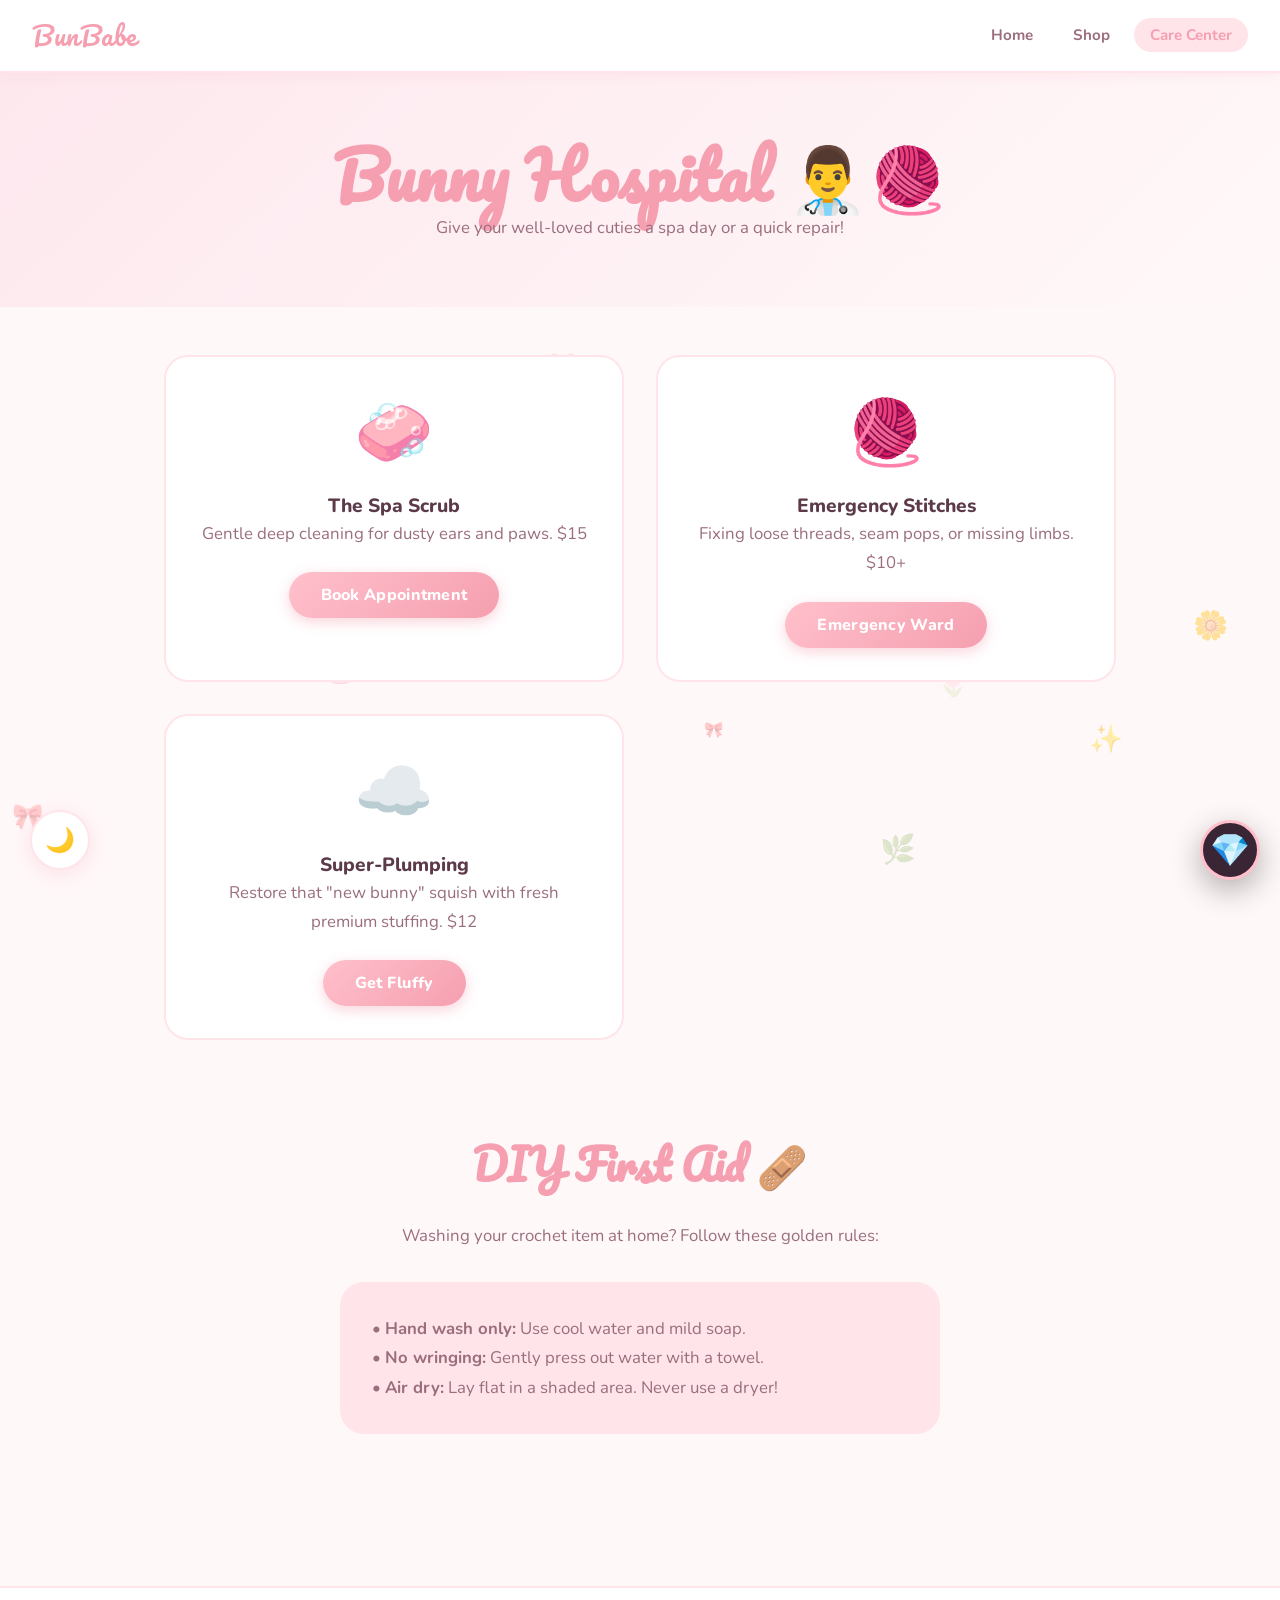
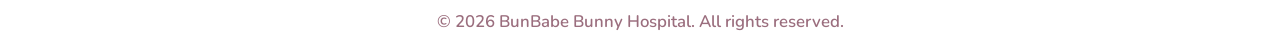
<file: care.html>
<!DOCTYPE html>
<html lang="en">
<head>
    <meta charset="UTF-8">
    <meta name="viewport" content="width=device-width, initial-scale=1.0">
    <title>Bunny Hospital 🏥 – BunBabe</title>
    <link rel="stylesheet" href="style.css">
    <style>
        .hospital-hero {
            background: linear-gradient(135deg, #fde8ee, #fff8f9);
            padding: 4rem 1.5rem;
            text-align: center;
        }
        .clinic-grid {
            max-width: 1000px;
            margin: 3rem auto;
            display: grid;
            grid-template-columns: repeat(auto-fit, minmax(300px, 1fr));
            gap: 2rem;
            padding: 0 1.5rem;
        }
        .clinic-card {
            background: white;
            padding: 2rem;
            border-radius: 24px;
            border: 2px solid var(--pink-light);
            text-align: center;
        }
        .clinic-icon { font-size: 4rem; margin-bottom: 1rem; }
    </style>
</head>
<body>
    <nav>
        <a class="logo" href="index.html">BunBabe</a>
        <ul class="nav-links">
            <li><a href="index.html">Home</a></li>
            <li><a href="shop.html">Shop</a></li>
            <li><a href="care.html" class="active">Care Center</a></li>
        </ul>
    </nav>

    <main>
        <section class="hospital-hero">
            <h1 style="font-family:'Pacifico',cursive;">Bunny Hospital 👨‍⚕️🧶</h1>
            <p>Give your well-loved cuties a spa day or a quick repair!</p>
        </section>

        <section class="clinic-grid">
            <div class="clinic-card">
                <div class="clinic-icon">🧼</div>
                <h3>The Spa Scrub</h3>
                <p>Gentle deep cleaning for dusty ears and paws. $15</p>
                <button class="btn btn-sm mt-3" onclick="window.location.href='contact.html'">Book Appointment</button>
            </div>
            <div class="clinic-card">
                <div class="clinic-icon">🧶</div>
                <h3>Emergency Stitches</h3>
                <p>Fixing loose threads, seam pops, or missing limbs. $10+</p>
                <button class="btn btn-sm mt-3" onclick="window.location.href='contact.html'">Emergency Ward</button>
            </div>
            <div class="clinic-card">
                <div class="clinic-icon">☁️</div>
                <h3>Super-Plumping</h3>
                <p>Restore that "new bunny" squish with fresh premium stuffing. $12</p>
                <button class="btn btn-sm mt-3" onclick="window.location.href='contact.html'">Get Fluffy</button>
            </div>
        </section>

        <section class="container text-center" style="margin-bottom:5rem;">
            <h2>DIY First Aid 🩹</h2>
            <p>Washing your crochet item at home? Follow these golden rules:</p>
            <div style="max-width:600px; margin:2rem auto; text-align:left; background:var(--pink-light); padding:2rem; border-radius:24px;">
                <p>• <strong>Hand wash only:</strong> Use cool water and mild soap.</p>
                <p>• <strong>No wringing:</strong> Gently press out water with a towel.</p>
                <p>• <strong>Air dry:</strong> Lay flat in a shaded area. Never use a dryer!</p>
            </div>
        </section>
    </main>

    <footer>
        <p>© 2026 BunBabe Bunny Hospital. All rights reserved.</p>
    </footer>
    <script src="cart.js"></script>
    <script src="features.js"></script>
</body>
</html>
</file>
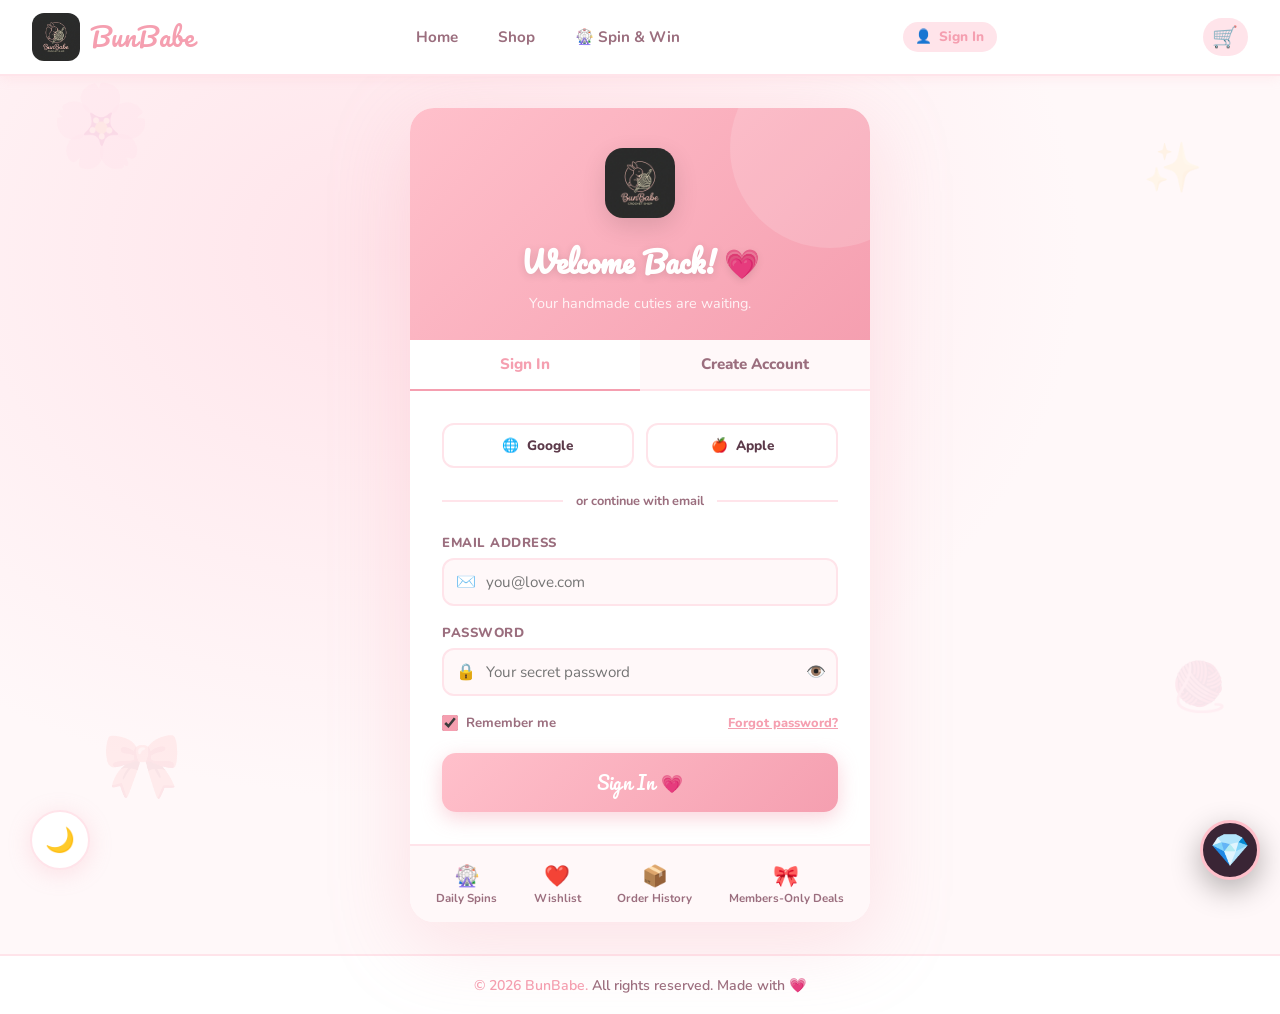
<file: checkout.html>
<!DOCTYPE html>
<html lang="en">

<head>
    <meta charset="UTF-8" />
    <meta name="viewport" content="width=device-width, initial-scale=1.0" />
    <title>Checkout – BunBabe 🧶</title>
    <link rel="icon" type="image/png" href="logo.png" />
    <link rel="manifest" href="manifest.json" />
    <link rel="stylesheet" href="style.css" />
    <style>
        .checkout-container {
            max-width: 1000px;
            margin: 0 auto;
            padding: 2rem 1.5rem 5rem;
            display: grid;
            grid-template-columns: 1.5fr 1fr;
            gap: 2rem;
            align-items: start;
        }

        @media (max-width: 850px) {
            .checkout-container {
                grid-template-columns: 1fr;
            }
        }

        .checkout-section {
            background: var(--white);
            border: 2px solid var(--pink-light);
            border-radius: var(--radius);
            padding: 2rem;
            box-shadow: var(--shadow);
            margin-bottom: 1.5rem;
        }

        .checkout-section h3 {
            margin-bottom: 1.5rem;
            display: flex;
            align-items: center;
            gap: 0.6rem;
            color: var(--pink-dark);
        }

        .form-grid {
            display: grid;
            grid-template-columns: 1fr 1fr;
            gap: 1rem;
        }

        .form-group {
            display: flex;
            flex-direction: column;
            gap: 0.4rem;
            margin-bottom: 1rem;
        }

        .form-group.full {
            grid-column: span 2;
        }

        label {
            font-size: 0.85rem;
            font-weight: 700;
            color: var(--text-light);
        }

        input, select {
            padding: 0.75rem 1rem;
            border: 2px solid var(--pink-light);
            border-radius: 12px;
            background: var(--cream);
            outline: none;
            font-family: inherit;
        }

        input:focus {
            border-color: var(--pink-dark);
        }

        /* Toggle Button Group */
        .toggle-group {
            display: flex;
            background: var(--pink-light);
            padding: 4px;
            border-radius: 50px;
            margin-bottom: 1.5rem;
        }

        .toggle-btn {
            flex: 1;
            padding: 0.6rem;
            border: none;
            background: none;
            border-radius: 50px;
            font-weight: 800;
            cursor: pointer;
            transition: all 0.2s;
            color: var(--text-light);
        }

        .toggle-btn.active {
            background: var(--white);
            color: var(--pink-dark);
            box-shadow: 0 2px 10px rgba(245, 159, 176, 0.2);
        }

        /* Order Summary */
        .summary-card {
            background: var(--white);
            border: 2px solid var(--pink-light);
            border-radius: var(--radius);
            padding: 2rem;
            box-shadow: var(--shadow);
            position: sticky;
            top: 100px;
        }

        .summary-row {
            display: flex;
            justify-content: space-between;
            margin-bottom: 0.8rem;
            font-size: 0.95rem;
        }

        .summary-total {
            margin-top: 1.2rem;
            padding-top: 1.2rem;
            border-top: 2px dashed var(--pink-light);
            font-size: 1.3rem;
            font-weight: 800;
            font-family: 'Pacifico', cursive;
            color: var(--pink-dark);
        }

        .order-item {
            display: flex;
            justify-content: space-between;
            align-items: center;
            font-size: 0.9rem;
            margin-bottom: 0.6rem;
            color: var(--text-light);
        }

        .cc-icon {
            font-size: 1.2rem;
            margin-left: auto;
        }

        #address-section {
            transition: all 0.3s;
        }

        .hidden {
            display: none;
        }

        .success-overlay {
            position: fixed;
            top: 0;
            left: 0;
            right: 0;
            bottom: 0;
            background: var(--white);
            z-index: 2000;
            display: none;
            flex-direction: column;
            align-items: center;
            justify-content: center;
            text-align: center;
            padding: 2rem;
        }

        .success-bunny {
            font-size: 6rem;
            margin-bottom: 1.5rem;
            animation: success-pop 0.6s cubic-bezier(0.17, 0.67, 0.83, 0.67) forwards;
        }

        @keyframes success-pop {
            0% { transform: scale(0); }
            70% { transform: scale(1.2); }
            100% { transform: scale(1); }
        }
    </style>
</head>

<body>

    <nav>
        <a href="index.html" class="nav-logo">
            <img src="logo.png" alt="BunBabe Logo">
            BunBabe
        </a>
        <ul class="nav-links">
            <li><a href="shop.html">Back to Shop</a></li>
        </ul>
    </nav>

    <main>
        <div class="container" style="padding-bottom: 0;">
            <h2 class="text-center">Finalize Your Order 🎀</h2>
            <p class="text-center">Almost there! Just a few details before we start stitching.</p>
        </div>

        <div class="checkout-container">
            <!-- Left Side: Form -->
            <div class="checkout-form">
                
                <div class="toggle-group">
                    <button class="toggle-btn active" id="deliveryBtn" onclick="setMethod('delivery')">🚚 Delivery</button>
                    <button class="toggle-btn" id="pickupBtn" onclick="setMethod('pickup')">🏠 Pickup</button>
                </div>

                <div class="checkout-section">
                    <h3>👤 Contact Information</h3>
                    <div class="form-grid">
                        <div class="form-group">
                            <label>First Name</label>
                            <input type="text" id="firstName" placeholder="Bunny" required>
                        </div>
                        <div class="form-group">
                            <label>Last Name</label>
                            <input type="text" id="lastName" placeholder="Babe" required>
                        </div>
                        <div class="form-group full">
                            <label>Email Address</label>
                            <input type="email" id="email" placeholder="you@love.com" required>
                        </div>
                        <div class="form-group full">
                            <label>Phone Number (WhatsApp)</label>
                            <input type="tel" id="phone" placeholder="+233..." required>
                        </div>
                    </div>
                </div>

                <div class="checkout-section" id="address-section">
                    <h3>📍 Delivery Address</h3>
                    <div class="form-grid">
                        <div class="form-group full">
                            <label>Street Address</label>
                            <input type="text" id="address" placeholder="123 Pastel Lane">
                        </div>
                        <div class="form-group">
                            <label>City</label>
                            <input type="text" id="city" placeholder="Accra">
                        </div>
                        <p>How would you like to receive your cute items?</p>
                        <div class="method-selector" id="method-selector">
                            <button class="method-btn active" id="deliveryBtn" onclick="setMethod('delivery')">
                                🚚 Delivery 
                                <span>Takes 2-3 days</span>
                            </button>
                            <button class="method-btn" id="pickupBtn" onclick="setMethod('pickup')">
                                🏠 Pickup
                                <span>Ready in 24h</span>
                            </button>
                        </div>
                        <div class="form-group">
                            <label>Region</label>
                            <select id="region">
                                <option>Greater Accra</option>
                                <option>Ashanti</option>
                                <option>Western</option>
                                <option>Central</option>
                                <option>Other</option>
                            </select>
                        </div>
                    </div>
                </div>

                <div class="checkout-section">
                    <h3>💳 Payment Details <span class="cc-icon">🔒</span></h3>
                    
                    <div class="toggle-group" style="margin-top: 0.5rem; margin-bottom: 1.5rem;">
                        <button class="toggle-btn active" id="payCardBtn" onclick="setPaymentMethod('card')">💳 Credit Card</button>
                        <button class="toggle-btn" id="payCashBtn" onclick="setPaymentMethod('cash')">💵 Cash</button>
                    </div>

                    <div id="card-payment-form" class="form-grid">
                        <div class="form-group full">
                            <label>Card Number</label>
                            <input type="text" id="ccNum" placeholder="•••• •••• •••• ••••" maxlength="19">
                        </div>
                        <div class="form-group">
                            <label>Expiry Date</label>
                            <input type="text" id="ccExp" placeholder="MM/YY" maxlength="5">
                        </div>
                        <div class="form-group">
                            <label>CVV</label>
                            <input type="text" id="ccCvv" placeholder="•••" maxlength="3">
                        </div>
                        <div class="form-group full">
                            <p style="font-size: 0.75rem; color: var(--text-light); text-align: center;">🛡️ Your payment info is encrypted and never stored on our servers.</p>
                        </div>
                    </div>
                    
                    <div id="cash-payment-form" class="form-grid" style="display: none;">
                        <div class="form-group full">
                            <p style="font-size: 0.95rem; color: #c62828; font-weight: 800; text-align: center; border: 2px dashed #ffcdd2; background: #ffebee; padding: 1.2rem; border-radius: 12px; line-height: 1.5;">
                                ⚠️ IMPORTANT NOTICE ⚠️<br><br>
                                By choosing cash, you agree that if the owners haven't received the money, you cannot leave or go with the items! No products will be handed over until full cash payment is confirmed in person.
                            </p>
                        </div>
                    </div>
                </div>
            </div>

            <!-- Right Side: Summary -->
            <div class="summary-side">
                <div class="summary-card">
                    <h3>🛍️ Order Summary</h3>
                    <div id="checkoutItems" style="margin-bottom: 1.5rem;">
                        <!-- Items injected via JS -->
                    </div>

                    <!-- Coupon Section -->
                    <div id="couponSection" style="margin-bottom:1rem;">
                        <div id="couponAppliedBox" style="display:none; background:#e6f7ed; border:1.5px solid #a5d6a7; border-radius:10px; padding:0.7rem 1rem; display:none; justify-content:space-between; align-items:center; margin-bottom:0.8rem;">
                            <span id="couponAppliedLabel" style="font-size:0.85rem; font-weight:800; color:#2e7d32;"></span>
                            <button onclick="removeCouponCheckout()" style="background:none; border:none; cursor:pointer; color:#d32f2f; font-weight:800; font-size:0.8rem;">Remove ×</button>
                        </div>
                        <div id="couponInputBox" style="display:flex; gap:0.5rem;">
                            <input id="couponCodeInput" type="text" placeholder="🎡 Enter coupon code..." style="flex:1; padding:0.6rem 0.9rem; border:2px solid var(--pink-light); border-radius:10px; font-family:inherit; font-size:0.88rem; background:var(--cream);" onkeydown="if(event.key==='Enter') applyCouponCheckout()">
                            <button onclick="applyCouponCheckout()" style="background:var(--pink-dark); color:white; border:none; border-radius:10px; padding:0.6rem 1rem; font-weight:800; font-size:0.85rem; cursor:pointer; white-space:nowrap;">Apply 🎉</button>
                        </div>
                        <p style="font-size:0.72rem; color:var(--text-light); margin-top:0.4rem; text-align:center;">🎡 <a href="spin.html" style="color:var(--pink-dark); font-weight:700;">Spin the wheel</a> to win a coupon code!</p>
                    </div>

                    <div class="summary-row">
                        <span>Subtotal</span>
                        <span id="subtotal">GH₵ 0</span>
                    </div>
                    <div class="summary-row" id="discountRow" style="display:none; color:#2e7d32; font-weight:800;">
                        <span>🎉 Discount</span>
                        <span id="discountAmt"></span>
                    </div>
                    <div class="summary-row" id="deliveryRow">
                        <span>Delivery Fee</span>
                        <span id="deliveryFee">GH₵ 15</span>
                    </div>
                    <div class="summary-row" id="freeShipRow" style="display:none; color:#2e7d32; font-weight:800;">
                        <span>📦 Shipping</span>
                        <span>FREE!</span>
                    </div>
                    <div class="summary-total">
                        <span>Total</span>
                        <span id="grandTotal">GH₵ 0</span>
                    </div>

                    <button class="btn" style="width: 100%; margin-top: 1.5rem; font-size: 1.1rem; padding: 1rem;" onclick="placeOrder()">Place Order ✨</button>
                    
                    <p style="margin-top: 1rem; font-size: 0.8rem; text-align: center; color: var(--text-light);">
                        By clicking "Place Order", you agree to BunBabe's cozy terms.
                    </p>
                </div>
            </div>
        </div>
    </main>

    <div id="successOverlay" class="success-overlay">
        <div class="success-bunny">🐰✨</div>
        <h2 style="font-family: 'Pacifico'; font-size: 3rem; color: var(--pink-dark);">Order Placed!</h2>
        <p style="font-size: 1.2rem; max-width: 500px; margin: 1rem auto;">Thank you! Your handmade cuties are officially in the queue. We'll send a confirmation email shortly.</p>
        <a href="index.html" class="btn mt-4">Back to Home 🏠</a>
        <p style="margin-top: 2rem; font-size: 0.9rem; color: var(--text-light);">Order ID: <span id="finalOrderId">#BUN-1234</span></p>
    </div>

    <footer>
        <span>© 2026 BunBabe.</span> All rights reserved. Made with 💗
    </footer>

    <script src="db.js"></script>
    <script src="cart.js"></script>
    <script src="features.js"></script>
    <script>
        let shippingMethod = 'delivery';
        const deliveryFeeVal = 15;
        // cart and appliedCoupon are handled by cart.js
        


        async function initCheckout() {
            // Auth guard — must be signed in
            const session = JSON.parse(localStorage.getItem('bb_session') || 'null');
            if (!session) {
                window.location.href = 'auth.html';
                return;
            }
            if (cart.length === 0) { window.location.href = 'shop.html'; return; }
            await syncCoupons(); // Ensure latest coupons are loaded
            renderSummary();
            syncCouponUI();
            document.getElementById('ccNum').addEventListener('input', e => {
                e.target.value = e.target.value.replace(/[^\d]/g, '').replace(/(.{4})/g, '$1 ').trim();
            });
            document.getElementById('ccExp').addEventListener('input', e => {
                let v = e.target.value.replace(/[^\d]/g, '');
                if (v.length > 2) v = v.slice(0,2) + '/' + v.slice(2,4);
                e.target.value = v;
            });
        }

        function applyCouponCheckout() {
            const code = document.getElementById('couponCodeInput').value.trim().toUpperCase();
            if (!code) { alert('Please enter a coupon code!'); return; }
            if (COUPON_CODES[code]) {
                appliedCoupon = code;
                localStorage.setItem('bunbabe_coupon', JSON.stringify(code));
                syncCouponUI();
                renderSummary();
            } else {
                alert('❌ Invalid coupon code. Try again or spin the wheel!');
            }
        }

        function removeCouponCheckout() {
            appliedCoupon = null;
            localStorage.removeItem('bunbabe_coupon');
            syncCouponUI();
            renderSummary();
        }

        function syncCouponUI() {
            const applied = document.getElementById('couponAppliedBox');
            const input   = document.getElementById('couponInputBox');
            if (appliedCoupon && COUPON_CODES[appliedCoupon]) {
                applied.style.display = 'flex';
                input.style.display   = 'none';
                document.getElementById('couponAppliedLabel').innerText = '✅ ' + COUPON_CODES[appliedCoupon].label;
            } else {
                applied.style.display = 'none';
                input.style.display   = 'flex';
            }
        }

        function setMethod(method) {
            shippingMethod = method;
            document.getElementById('deliveryBtn').classList.toggle('active', method === 'delivery');
            document.getElementById('pickupBtn').classList.toggle('active',  method === 'pickup');
            document.getElementById('address-section').style.opacity       = method === 'delivery' ? '1' : '0.3';
            document.getElementById('address-section').style.pointerEvents = method === 'delivery' ? 'all' : 'none';
            document.getElementById('deliveryRow').style.display            = method === 'delivery' ? 'flex' : 'none';
            renderSummary();
        }

        let paymentMethodType = 'card';
        function setPaymentMethod(type) {
            paymentMethodType = type;
            document.getElementById('payCardBtn').classList.toggle('active', type === 'card');
            document.getElementById('payCashBtn').classList.toggle('active',  type === 'cash');
            document.getElementById('card-payment-form').style.display = type === 'card' ? 'grid' : 'none';
            document.getElementById('cash-payment-form').style.display = type === 'cash' ? 'grid' : 'none';
        }

        function renderSummary() {
            const list     = document.getElementById('checkoutItems');
            const subtotal = cart.reduce((sum, i) => sum + (i.price * i.quantity), 0);

            // Check if all items are digital gift cards
            const allDigital = cart.every(i => i.name.toLowerCase().includes('gift card'));
            if (allDigital) {
                shippingMethod = 'digital';
                document.getElementById('method-selector').style.display = 'none';
                document.getElementById('deliveryFee').innerText = 'Digital Delivery (Email)';
            } else {
                document.getElementById('method-selector').style.display = 'flex';
            }

            // Discount
            const coupon   = appliedCoupon && COUPON_CODES[appliedCoupon];
            const discount = coupon ? Math.round(subtotal * coupon.discount / 100) : 0;
            const freeShip = (coupon && coupon.freeShip) || allDigital;
            const shipping = (shippingMethod === 'delivery' && !freeShip) ? deliveryFeeVal : 0;
            const total    = subtotal - discount + shipping;

            list.innerHTML = cart.map(i => `
                <div class="order-item">
                    <span>${i.quantity}x ${i.name}</span>
                    <span>GH₵ ${i.price * i.quantity}</span>
                </div>
            `).join('');

            document.getElementById('subtotal').innerText    = 'GH₵ ' + subtotal;
            document.getElementById('grandTotal').innerText  = 'GH₵ ' + total;

            // Discount row
            const dRow = document.getElementById('discountRow');
            if (discount > 0) {
                dRow.style.display = 'flex';
                document.getElementById('discountAmt').innerText = '-GH₵ ' + discount;
            } else {
                dRow.style.display = 'none';
            }

            // Free shipping row
            document.getElementById('freeShipRow').style.display = freeShip ? 'flex' : 'none';
            if (shippingMethod === 'delivery') {
                document.getElementById('deliveryFee').innerText = freeShip ? 'FREE! 🎉' : 'GH₵ ' + deliveryFeeVal;
            }
        }

        async function placeOrder() {
            const first = document.getElementById('firstName').value;
            const email = document.getElementById('email').value;
            if (!first || !email) { alert('Please fill in your contact info! 🐰'); return; }

            const orderNum = Math.floor(Math.random() * 9000) + 1000;
            const subtotal  = cart.reduce((sum, i) => sum + (i.price * i.quantity), 0);
            const coupon    = appliedCoupon && COUPON_CODES[appliedCoupon];
            const discount  = coupon ? Math.round(subtotal * coupon.discount / 100) : 0;
            const freeShip  = coupon ? coupon.freeShip : false;
            const shipping  = (shippingMethod === 'delivery' && !freeShip) ? deliveryFeeVal : 0;
            const total     = subtotal - discount + shipping;

            const ccNum = document.getElementById('ccNum').value.trim();

            const newOrder = {
                id:           '#BUN-' + orderNum,
                customerName: first + ' ' + document.getElementById('lastName').value,
                total,
                discount,
                coupon:       appliedCoupon || 'None',
                items:        cart.map(i => i.quantity + 'x ' + i.name).join(', '),
                date:         new Date().toLocaleDateString(),
                method:       shippingMethod,
                paymentType:  paymentMethodType,
                paymentStatus: (paymentMethodType === 'card' && ccNum) ? 'paid' : 'unpaid'
            };

            // Push to Real DB
            await window.DATABASE.pushOrder(newOrder);

            document.getElementById('finalOrderId').innerText = '#BUN-' + orderNum;
            
            // Add Confetti logic before showing the overlay
            createConfetti();
            
            const overlay = document.getElementById('successOverlay');
            overlay.style.display = 'flex';
            
            // Wait for the animation to finish, then redirect to the digital receipt!
            setTimeout(() => {
                window.location.href = `receipt.html?id=${encodeURIComponent('#BUN-' + orderNum)}`;
            }, 3000);
            
            window.DATABASE.clearCart();
            localStorage.removeItem('bunbabe_coupon');
        }

        // Quick confetti for extra "wow"
        function createConfetti() {
            for (let i = 0; i < 50; i++) {
                const conf = document.createElement('div');
                conf.innerText = ['🎀', '✨', '💖', '🧶'][Math.floor(Math.random() * 4)];
                conf.style.position = 'fixed';
                conf.style.left = Math.random() * 100 + 'vw';
                conf.style.top = '-50px';
                conf.style.fontSize = Math.random() * 20 + 10 + 'px';
                conf.style.zIndex = '2500';
                conf.style.transition = 'top 3s ease-in, transform 3s ease-in';
                document.body.appendChild(conf);
                
                setTimeout(() => {
                    conf.style.top = '120vh';
                    conf.style.transform = `rotate(${Math.random() * 360}deg)`;
                }, 50);
                setTimeout(() => conf.remove(), 3000);
            }
        }

        initCheckout();
    </script>

    <script>
        if ('serviceWorker' in navigator) {
            window.addEventListener('load', () => {
                navigator.serviceWorker.register('sw.js');
            });
        }
    </script>
</body>
</html>
</file>
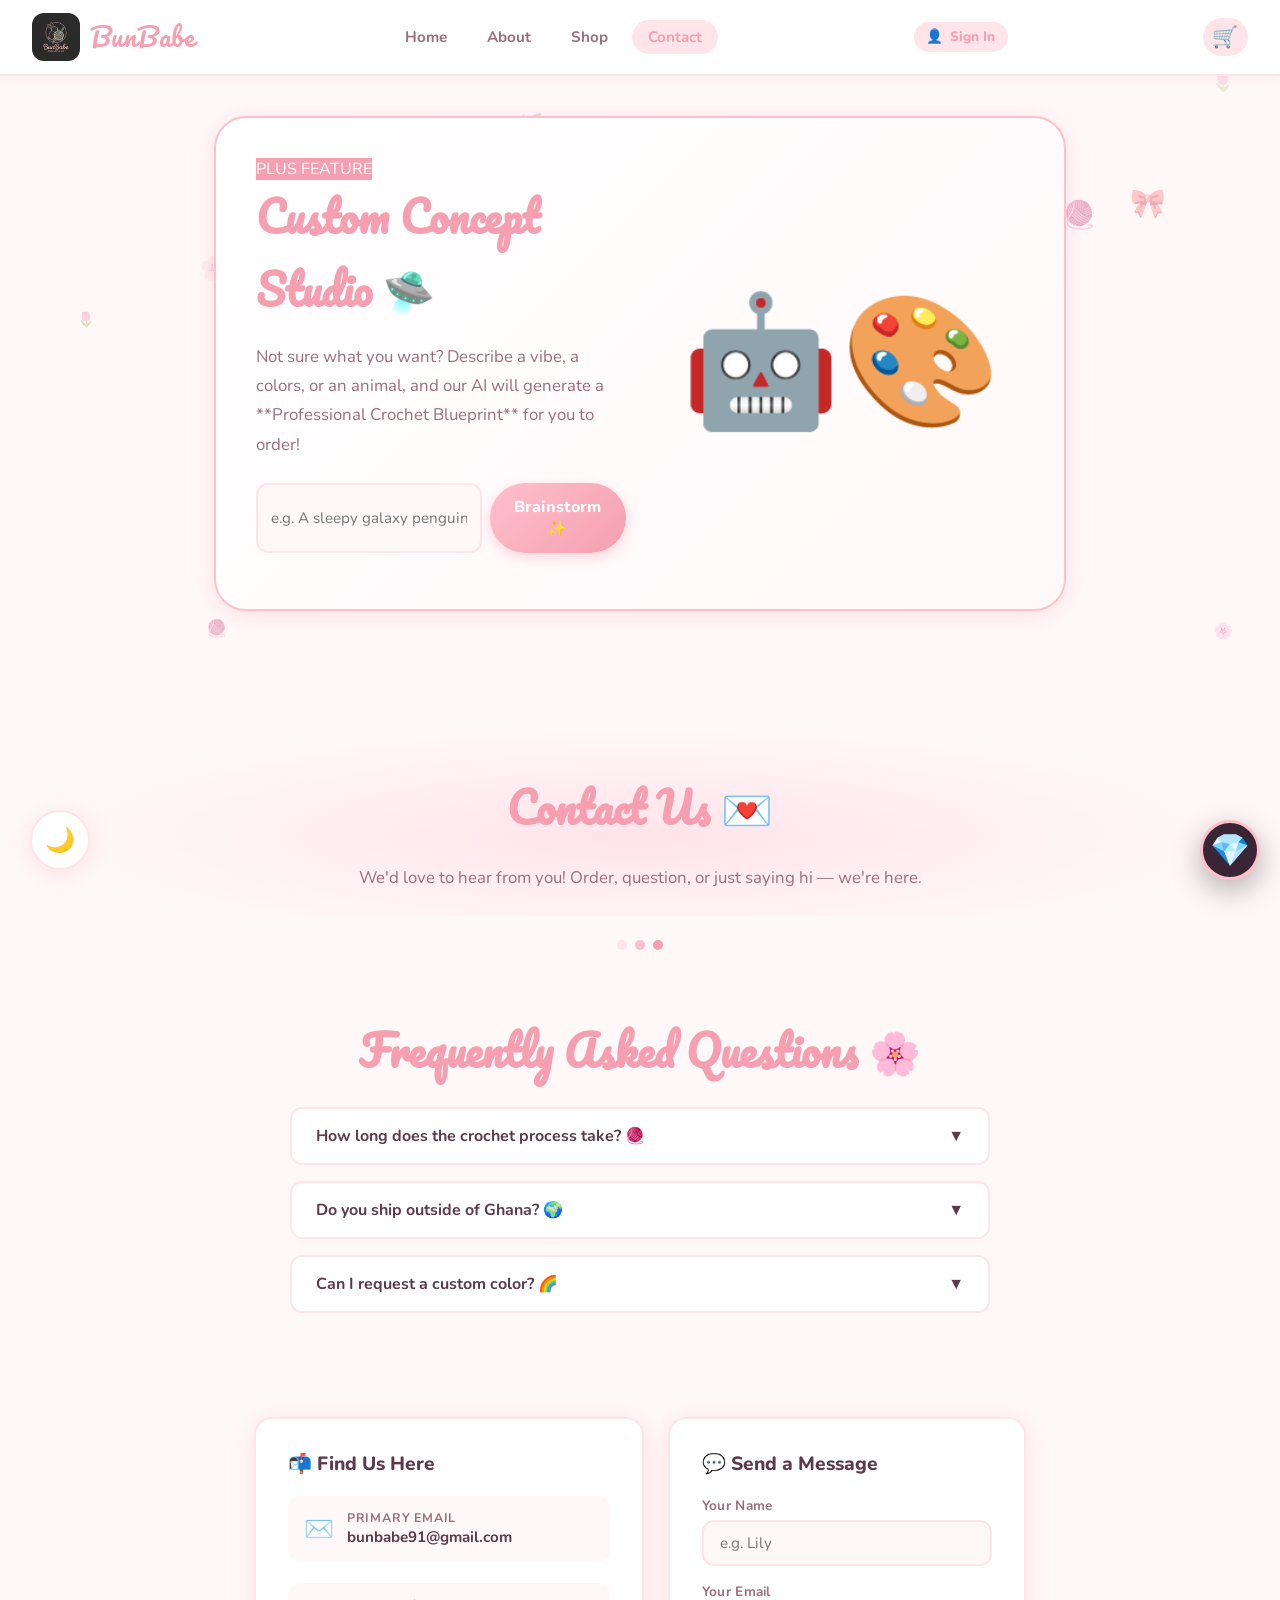
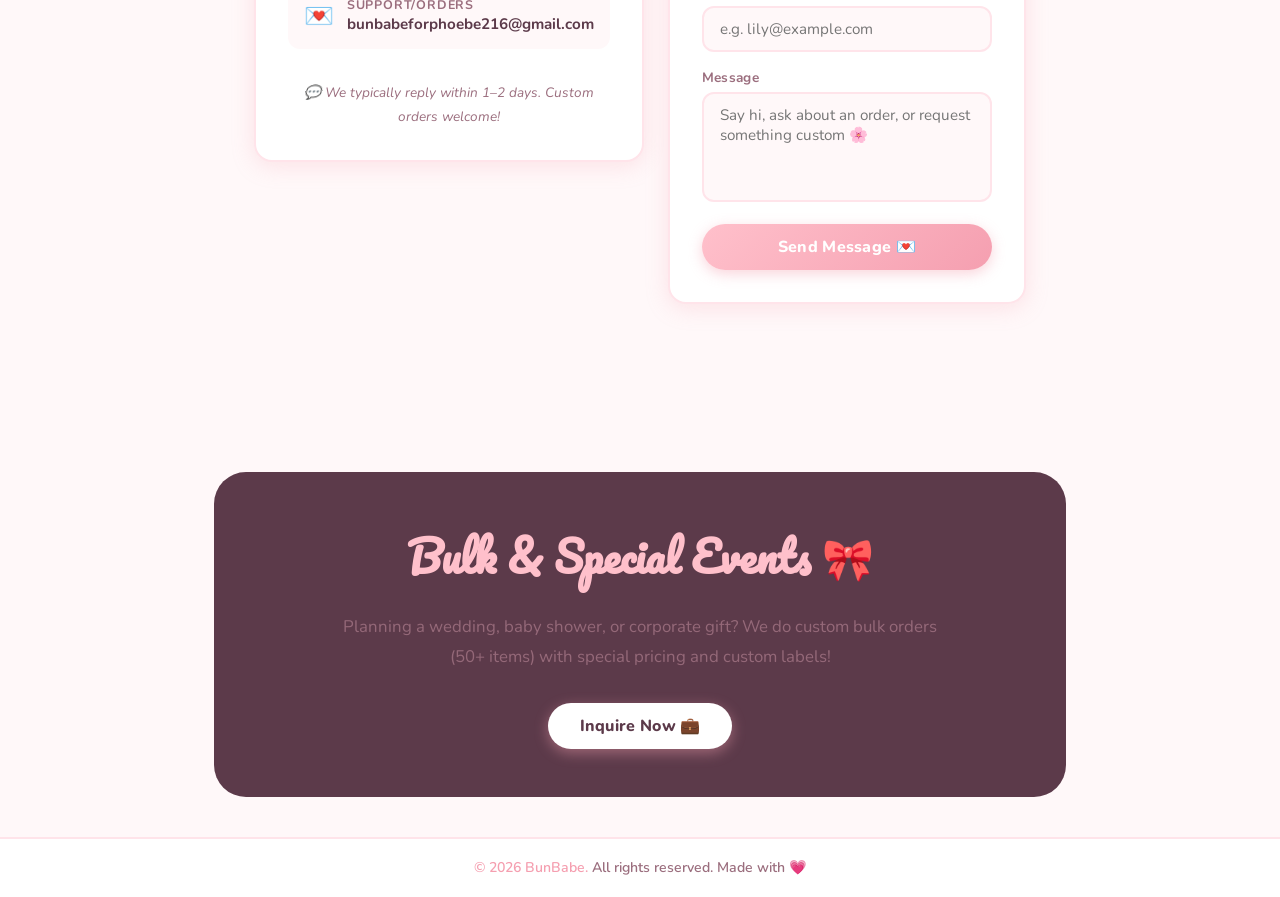
<file: contact.html>
<!DOCTYPE html>
<html lang="en">

<head>
    <meta charset="UTF-8" />
    <meta name="viewport" content="width=device-width, initial-scale=1.0" />
    <title>Contact – BunBabe 🧶</title>
    <meta name="description" content="Get in touch with BunBabe to place an order or ask about custom crochet items." />
    <link rel="icon" type="image/png" href="logo.png" />
    <link rel="manifest" href="manifest.json" />
    <link rel="stylesheet" href="style.css" />
    <style>
        .contact-hero {
            background: radial-gradient(ellipse at 50% 60%, #ffe4ea 0%, var(--cream) 65%);
            padding: 3.5rem 1.5rem 1.5rem;
            text-align: center;
        }

        .contact-hero p {
            margin-top: 0.3rem;
        }

        .contact-grid {
            max-width: 820px;
            margin: 2rem auto;
            padding: 0 1.5rem 4rem;
            display: grid;
            grid-template-columns: 1fr 1fr;
            gap: 1.5rem;
            align-items: start;
        }

        @media (max-width: 580px) {
            .contact-grid {
                grid-template-columns: 1fr;
            }
        }

        /* Info card */
        .info-card {
            background: var(--white);
            border: 2px solid var(--pink-light);
            border-radius: var(--radius);
            padding: 2rem;
            box-shadow: var(--shadow);
        }

        .info-card h3 {
            margin-bottom: 1.2rem;
        }

        .contact-item {
            display: flex;
            align-items: center;
            gap: 0.8rem;
            padding: 0.85rem 1rem;
            background: var(--cream);
            border-radius: 12px;
            margin-bottom: 0.8rem;
            transition: background 0.2s;
            text-decoration: none;
        }

        .contact-item:hover {
            background: var(--pink-light);
        }

        .contact-item-icon {
            font-size: 1.5rem;
            flex-shrink: 0;
        }

        .contact-item-text strong {
            display: block;
            font-size: 0.78rem;
            text-transform: uppercase;
            letter-spacing: 0.8px;
            color: var(--text-light);
            font-weight: 700;
        }

        .contact-item-text span {
            font-size: 0.95rem;
            font-weight: 700;
            color: var(--text);
        }

        .info-note {
            font-size: 0.85rem;
            margin-top: 1.2rem;
            font-style: italic;
            text-align: center;
        }

        /* Form card */
        .form-card {
            background: var(--white);
            border: 2px solid var(--pink-light);
            border-radius: var(--radius);
            padding: 2rem;
            box-shadow: var(--shadow);
        }

        .form-card h3 {
            margin-bottom: 1.2rem;
        }

        .form-group {
            display: flex;
            flex-direction: column;
            gap: 0.3rem;
            margin-bottom: 1rem;
        }

        label {
            font-size: 0.85rem;
            font-weight: 700;
            color: var(--text-light);
            letter-spacing: 0.3px;
        }

        input,
        textarea {
            font-family: 'Nunito', sans-serif;
            font-size: 0.95rem;
            padding: 0.7rem 1rem;
            border: 2px solid var(--pink-light);
            border-radius: 12px;
            background: var(--cream);
            color: var(--text);
            outline: none;
            transition: border-color 0.2s, box-shadow 0.2s;
            resize: none;
        }

        input:focus,
        textarea:focus {
            border-color: var(--pink-dark);
            box-shadow: 0 0 0 3px rgba(255, 192, 203, 0.35);
        }

        textarea {
            height: 110px;
        }

        .form-btn {
            width: 100%;
            margin-top: 0.4rem;
        }

        /* Success toast */
        #toast {
            display: none;
            background: var(--pink-light);
            color: var(--text);
            font-weight: 700;
            font-size: 0.95rem;
            text-align: center;
            padding: 0.8rem 1rem;
            border-radius: 12px;
            margin-top: 1rem;
            border: 2px solid var(--pink);
        }
    </style>
</head>

<body>

    <nav>
        <a href="index.html" class="nav-logo">
            <img src="logo.png" alt="BunBabe Logo">
            BunBabe
        </a>
        <ul class="nav-links">
            <li><a href="index.html">Home</a></li>
            <li><a href="about.html">About</a></li>
            <li><a href="shop.html">Shop</a></li>
            <li><a href="contact.html" class="active">Contact</a></li>
        </ul>
        <a class="nav-cart" onclick="toggleCart()">
            🛒 <span class="cart-badge">0</span>
        </a>
    </nav>


    <main>
        <!-- 🎨 AI CONCEPT STUDIO -->
        <section class="container" style="margin-bottom: 4rem;">
            <div class="card" style="border: 2px solid var(--pink); border-radius: 32px; background: linear-gradient(135deg, white, var(--cream)); padding: 2.5rem; display: grid; grid-template-columns: 1fr 1fr; gap: 2rem; align-items: center;">
                <div>
                    <span class="badge" style="background:var(--pink-dark); color:white; margin-bottom:1rem;">PLUS FEATURE</span>
                    <h2 style="font-family:'Pacifico',cursive; margin-bottom:1rem;">Custom Concept Studio 🛸</h2>
                    <p style="margin-bottom:1.5rem; color:var(--text-light);">Not sure what you want? Describe a vibe, a colors, or an animal, and our AI will generate a **Professional Crochet Blueprint** for you to order!</p>
                    <div style="display:flex; gap:0.5rem; margin-bottom:1rem;">
                        <input type="text" id="studio-input" placeholder="e.g. A sleepy galaxy penguin with a scarf" style="flex:1; padding:0.8rem; border-radius:12px; border:2px solid var(--pink-light);">
                        <button class="btn" style="padding:0.8rem 1.5rem;" onclick="generateAIConcept()">Brainstorm ✨</button>
                    </div>
                    <div id="ai-concept-result" style="display:none; padding:1.2rem; background:rgba(245,159,176,0.1); border-radius:12px; font-size:0.9rem; border:1px dashed var(--pink);"></div>
                </div>
                <div style="text-align:center; font-size:8rem; animation: float 6s ease-in-out infinite;">🤖🎨</div>
            </div>
        </section>

        <section class="contact-hero">
            <h2>Contact Us 💌</h2>
            <p>We'd love to hear from you! Order, question, or just saying hi — we're here.</p>
        </section>

        <div class="dots-row">
            <div class="dot"></div>
            <div class="dot"></div>
            <div class="dot"></div>
        </div>

        <!-- ── FAQ Section ── -->
        <section class="container" style="margin-bottom: 3rem;">
            <h2 class="text-center">Frequently Asked Questions 🌸</h2>
            <div class="mt-4" style="max-width: 700px; margin: 0 auto;">

                <div class="faq-item">
                    <div class="faq-question" onclick="toggleFaq(this)">
                        How long does the crochet process take? 🧶
                        <span class="faq-icon">▼</span>
                    </div>
                    <div class="faq-answer">
                        <p>Most plushies take 3-5 business days to crochet and assemble with love. Large orders might
                            take a bit longer!</p>
                    </div>
                </div>

                <div class="faq-item">
                    <div class="faq-question" onclick="toggleFaq(this)">
                        Do you ship outside of Ghana? 🌍
                        <span class="faq-icon">▼</span>
                    </div>
                    <div class="faq-answer">
                        <p>Currently, we specialized in local shipping within Ghana. Please contact us for special
                            international requests!</p>
                    </div>
                </div>

                <div class="faq-item">
                    <div class="faq-question" onclick="toggleFaq(this)">
                        Can I request a custom color? 🌈
                        <span class="faq-icon">▼</span>
                    </div>
                    <div class="faq-answer">
                        <p>Yes! Send us a message below with the color you'd like, and we'll see if we have the yarn in
                            stock.</p>
                    </div>
                </div>

            </div>
        </section>

        <div class="contact-grid">
            <!-- Info block -->
            <div class="info-card">
                <h3>📬 Find Us Here</h3>

                <div class="contact-item-group" style="display: flex; flex-direction: column; gap: 0.5rem;">
                    <a class="contact-item" href="mailto:bunbabe91@gmail.com">
                        <span class="contact-item-icon">✉️</span>
                        <div class="contact-item-text">
                            <strong>Primary Email</strong>
                            <span>bunbabe91@gmail.com</span>
                        </div>
                    </a>

                    <a class="contact-item" href="mailto:bunbabeforphoebe216@gmail.com">
                        <span class="contact-item-icon">💌</span>
                        <div class="contact-item-text">
                            <strong>Support/Orders</strong>
                            <span>bunbabeforphoebe216@gmail.com</span>
                        </div>
                    </a>
                </div>



                <p class="info-note">💬 We typically reply within 1–2 days. Custom orders welcome!</p>
            </div>

            <!-- Message form -->
            <div class="form-card">
                <h3>💬 Send a Message</h3>
                <form id="contactForm" onsubmit="handleSubmit(event)">
                    <div class="form-group">
                        <label for="name">Your Name</label>
                        <input type="text" id="name" name="name" placeholder="e.g. Lily" required />
                    </div>
                    <div class="form-group">
                        <label for="email">Your Email</label>
                        <input type="email" id="email" name="email" placeholder="e.g. lily@example.com" required />
                    </div>
                    <div class="form-group">
                        <label for="message">Message</label>
                        <textarea id="message" name="message"
                            placeholder="Say hi, ask about an order, or request something custom 🌸"
                            required></textarea>
                    </div>
                    <button type="submit" class="btn form-btn">Send Message 💌</button>
                    <div id="toast">🐰 Your message was sent! We'll reply soon~</div>
                </form>
            </div>
        </div>
        <!-- 🎪 EVENTS & WHOLESALE PORTAL -->
        <section class="container" style="margin-top: 4rem;">
            <div style="background: var(--text); color: white; border-radius: 32px; padding: 3rem; text-align: center;">
                <h2 style="font-family:'Pacifico',cursive; color: var(--pink);">Bulk & Special Events 🎀</h2>
                <p style="margin: 1rem auto 2rem; max-width: 600px; opacity: 0.9;">
                    Planning a wedding, baby shower, or corporate gift? We do custom bulk orders (50+ items) with special pricing and custom labels!
                </p>
                <button class="btn" style="background:white; color:var(--text);" onclick="useConcept('WHOLESALE INQUIRY: \\nEvent Date: \\nQuantity Needed: \\nTheme: ')">Inquire Now 💼</button>
            </div>
        </section>
    </main>

    <footer>
        <span>© 2026 BunBabe.</span> All rights reserved. Made with 💗
    </footer>

    <script>
        function toggleFaq(el) {
            el.parentElement.classList.toggle('active');
            const icon = el.querySelector('.faq-icon');
            icon.innerText = el.parentElement.classList.contains('active') ? '▲' : '▼';
        }

        function generateAIConcept() {
            const input = document.getElementById('studio-input').value.trim();
            const result = document.getElementById('ai-concept-result');
            if (!input) { alert('Tell me your vision first! 🛸'); return; }
            
            result.style.display = 'block';
            result.innerHTML = '🛸 <strong>Antigravity Analysis...</strong> Stitching concepts together...';
            
            setTimeout(() => {
                const blueprint = `
                    📌 <strong>Executive Plus Blueprint:</strong><br><br>
                    • <strong>Core:</strong> Hand-crafted amigurumi with soft velvet yarn.<br>
                    • <strong>Details:</strong> Custom 3D accents including <em>"${input}"</em>.<br>
                    • <strong>Finish:</strong> Premium safety eyes + signature silk ribbon.<br><br>
                    <button class="btn btn-sm" onclick="useConcept('${input}')">Apply to order form →</button>
                `;
                result.innerHTML = blueprint;
            }, 1500);
        }

        function useConcept(text) {
            document.getElementById('message').value = "🛸 AI CONCEPT APPLIED: \n" + text;
            window.scrollTo(0, document.getElementById('message').offsetTop - 100);
            document.getElementById('message').focus();
        }

        async function handleSubmit(e) {
            e.preventDefault();
            const form = e.target;
            const data = new FormData(form);
            const toast = document.getElementById('toast');
            const btn = form.querySelector('button');

            // Capture message for Admin Inbox
            const msgObj = {
                name: document.getElementById('name').value,
                email: document.getElementById('email').value,
                message: document.getElementById('message').value,
                date: new Date().toISOString()
            };
            const msgs = JSON.parse(localStorage.getItem('bb_messages') || '[]');
            msgs.push(msgObj);
            localStorage.setItem('bb_messages', JSON.stringify(msgs));

            // Visual feedback
            btn.disabled = true;
            btn.innerText = 'Sending... ⏳';

            try {
                const response = await fetch('https://formsubmit.co/ajax/bunbabeforphoebe216@gmail.com', {
                    method: 'POST',
                    headers: { 
                        'Content-Type': 'application/json',
                        'Accept': 'application/json'
                    },
                    body: JSON.stringify({
                        name: msgObj.name,
                        email: msgObj.email,
                        message: msgObj.message,
                        _subject: "New Message from BunBabe Contact Form 💌"
                    })
                });

                if (response.ok) {
                    toast.style.display = 'block';
                    toast.innerText = '🐰 Your message was sent! We\'ll reply soon~';
                    form.reset();
                } else {
                    const result = await response.json();
                    toast.style.display = 'block';
                    toast.style.background = '#ffe4ea';
                    toast.style.borderColor = '#ff4d4d';
                    toast.innerText = 'Oops! ' + (result.message || 'Something went wrong.');
                }
            } catch (error) {
                toast.style.display = 'block';
                toast.style.background = '#ffe4ea';
                toast.style.borderColor = '#ff4d4d';
                toast.innerText = 'Oops! Couldn\'t send message. Please check your connection.';
            } finally {
                btn.disabled = false;
                btn.innerText = 'Send Message 💌';
                setTimeout(() => {
                    toast.style.display = 'none';
                    toast.style.background = 'var(--pink-light)';
                    toast.style.borderColor = 'var(--pink)';
                }, 5000);
            }
        }
    </script>
    <script src="cart.js"></script>
    <script src="features.js"></script>

    <!-- ── Cart Drawer ── -->
    <div id="cartOverlay" class="cart-overlay" onclick="closeCart()"></div>
    <div id="cartDrawer" class="cart-drawer">
        <div class="cart-header">
            <h3>Your Cart 🛍️</h3>
            <span class="cart-close" onclick="closeCart()">&times;</span>
        </div>
        <div id="cartItems" class="cart-items">
            <!-- Items injected by JS -->
        </div>
        <div class="cart-footer">
            <div class="cart-summary">
                <span>Total:</span>
                <span id="cartTotal">GH₵ 0</span>
            </div>
            <button class="btn cart-checkout-btn" onclick="checkout()">Proceed to Checkout ✨</button>
        </div>
    </div>

    <!-- Toast Notification -->
    <div id="toast"
        style="display:none; position:fixed; bottom:20px; right:20px; background:var(--pink-dark); color:white; padding:15px 25px; border-radius:12px; font-weight:700; z-index:2000; box-shadow:0 4px 12px rgba(0,0,0,0.15);">
    </div>
    <script>
        if ('serviceWorker' in navigator) {
            window.addEventListener('load', () => {
                navigator.serviceWorker.register('sw.js');
            });
        }
    </script>
</body>

</html>
</file>
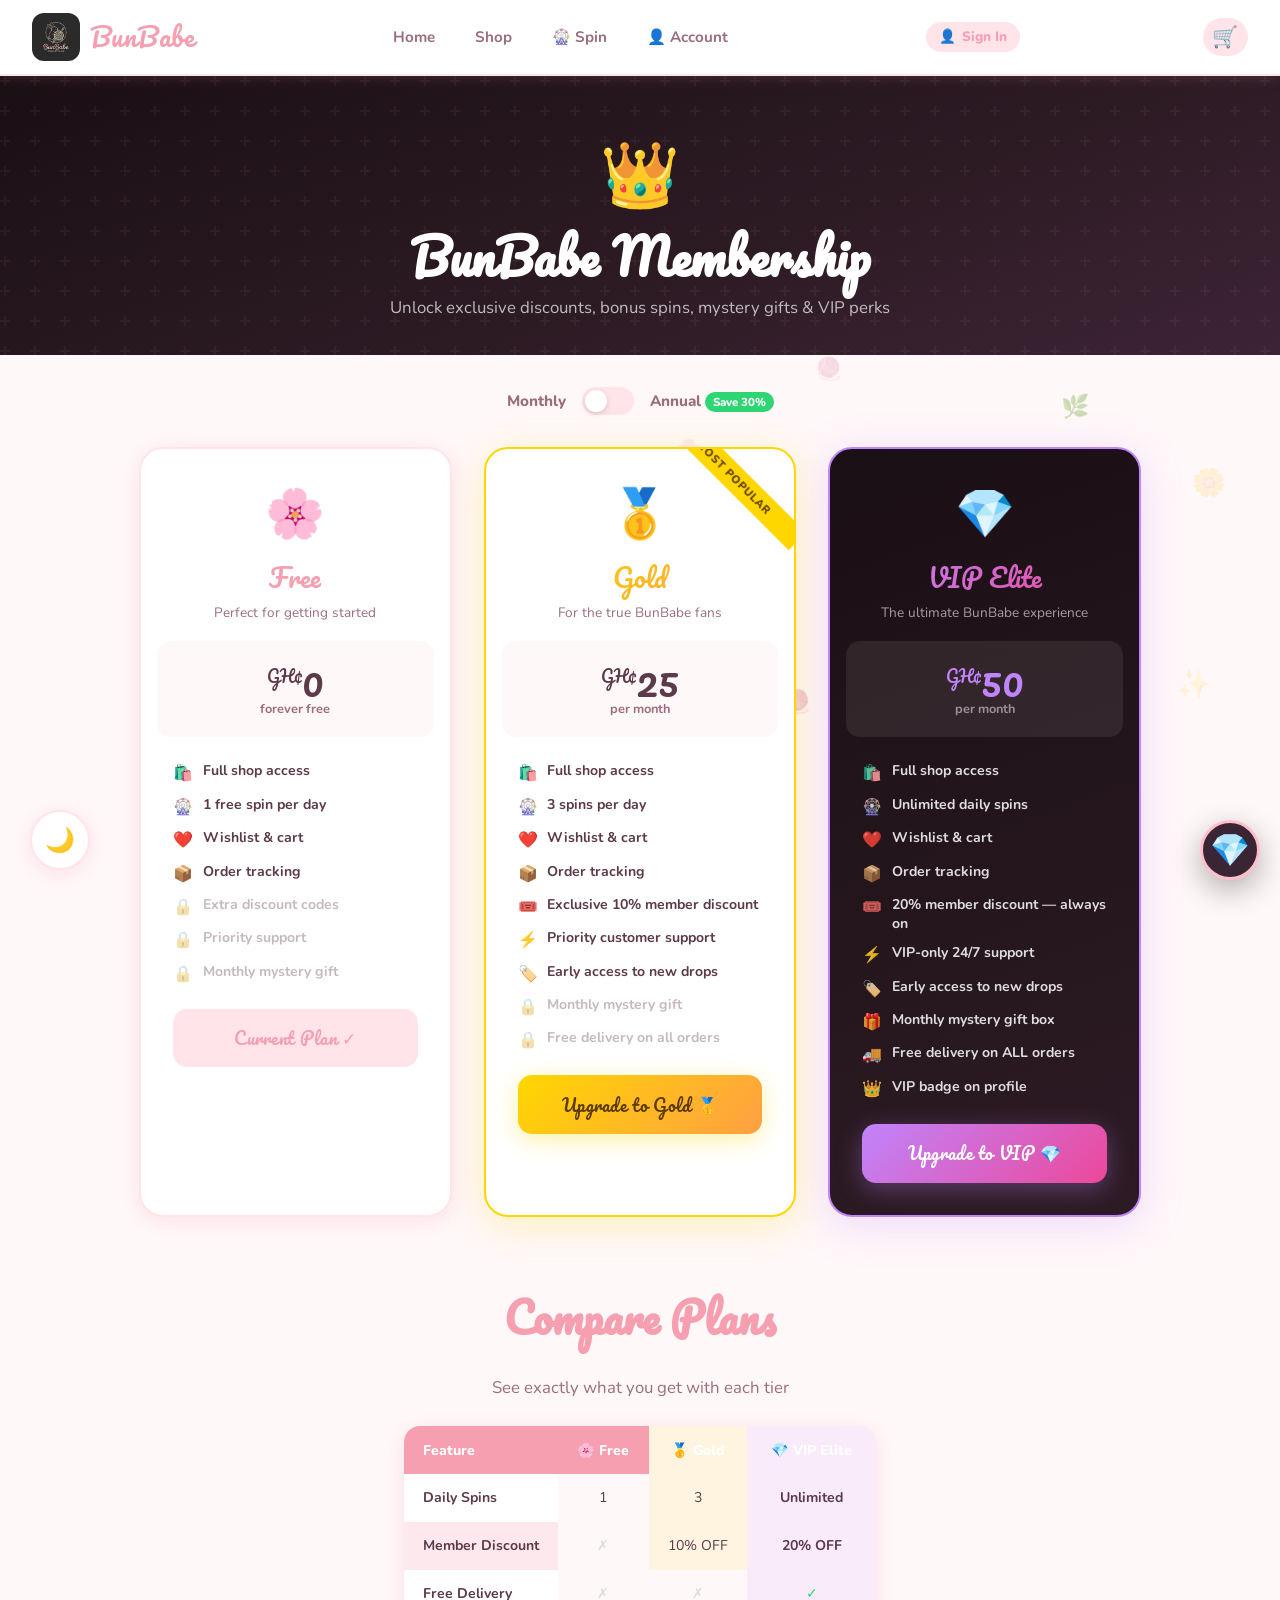
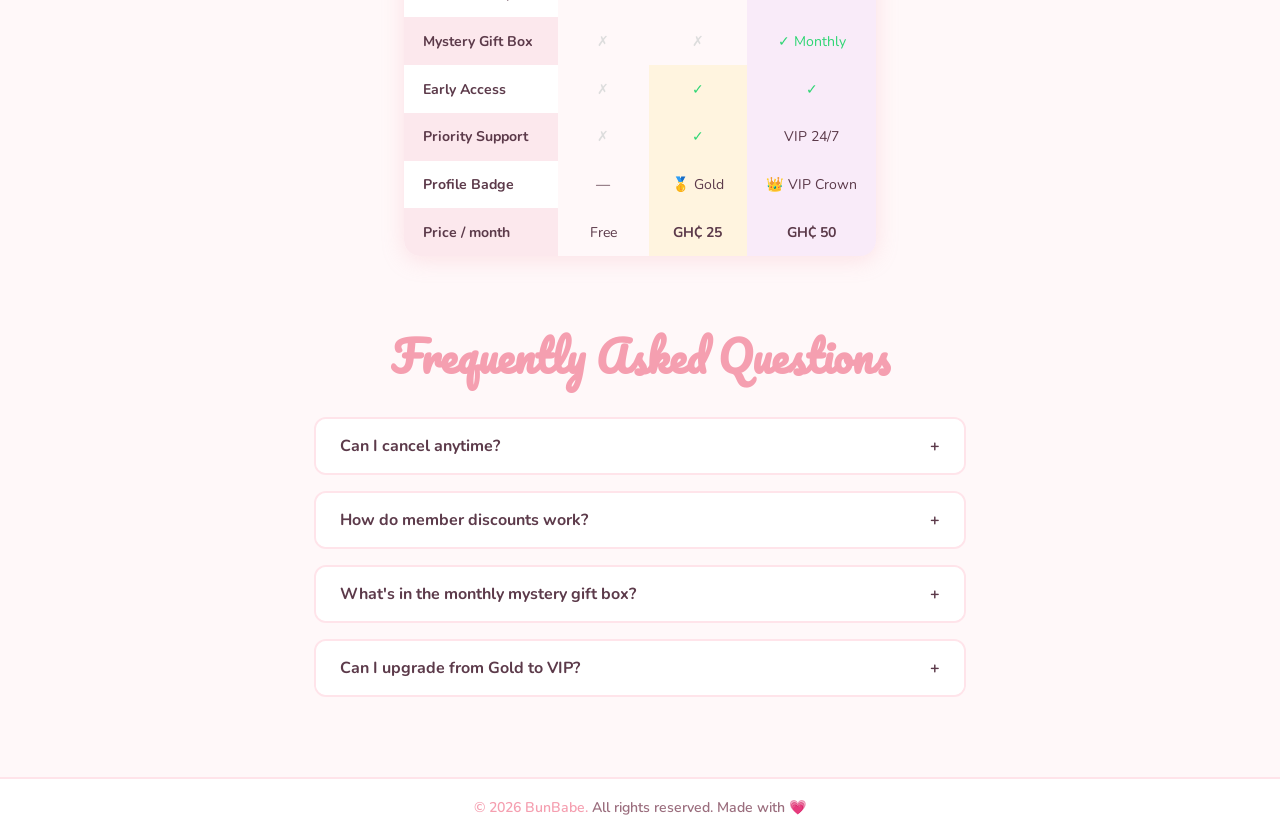
<file: membership.html>
<!DOCTYPE html>
<html lang="en">
<head>
    <meta charset="UTF-8" />
    <meta name="viewport" content="width=device-width, initial-scale=1.0" />
    <title>BunBabe Membership – Gold & VIP Plans 👑</title>
    <meta name="description" content="Upgrade to BunBabe Gold or VIP for exclusive discounts, extra spins, mystery gifts and more!" />
    <link rel="icon" type="image/png" href="logo.png" />
    <link rel="manifest" href="manifest.json" />
    <link rel="stylesheet" href="style.css" />
    <style>
        body { min-height:100vh; display:flex; flex-direction:column; }

        /* ── Hero ── */
        .mem-hero {
            text-align: center;
            padding: 3.5rem 1.5rem 2rem;
            background: linear-gradient(160deg, #1a0f14 0%, #2d1b24 60%, #3d2435 100%);
            position: relative;
            overflow: hidden;
        }
        .mem-hero::before {
            content: '';
            position: absolute; inset: 0;
            background: url("data:image/svg+xml,%3Csvg width='60' height='60' viewBox='0 0 60 60' xmlns='http://www.w3.org/2000/svg'%3E%3Cg fill='none' fill-rule='evenodd'%3E%3Cg fill='%23ffc0cb' fill-opacity='0.05'%3E%3Cpath d='M36 34v-4h-2v4h-4v2h4v4h2v-4h4v-2h-4zm0-30V0h-2v4h-4v2h4v4h2V6h4V4h-4zM6 34v-4H4v4H0v2h4v4h2v-4h4v-2H6zM6 4V0H4v4H0v2h4v4h2V6h4V4H6z'/%3E%3C/g%3E%3C/g%3E%3C/svg%3E");
        }
        .crown-float {
            font-size: 4rem;
            animation: crownFloat 3s ease-in-out infinite;
            display: block;
            margin-bottom: 0.5rem;
        }
        @keyframes crownFloat {
            0%,100% { transform: translateY(0) rotate(-5deg); }
            50%      { transform: translateY(-15px) rotate(5deg); }
        }
        .mem-hero h1 { color: #fff; font-size: clamp(2rem,5vw,3rem); margin: 0; }
        .mem-hero p  { color: rgba(255,255,255,0.7); margin-top: 0.5rem; font-size: 1.05rem; }

        /* ── Billing Toggle ── */
        .billing-toggle {
            display: flex;
            align-items: center;
            justify-content: center;
            gap: 1rem;
            margin: 2rem auto;
            font-weight: 800;
            font-size: 0.95rem;
            color: var(--text-light);
        }
        .toggle-switch {
            width: 52px; height: 28px;
            background: var(--pink-light);
            border-radius: 14px;
            position: relative;
            cursor: pointer;
            transition: background 0.3s;
        }
        .toggle-switch.on { background: var(--pink-dark); }
        .toggle-knob {
            position: absolute;
            width: 22px; height: 22px;
            background: white;
            border-radius: 50%;
            top: 3px; left: 3px;
            transition: left 0.3s;
            box-shadow: 0 2px 6px rgba(0,0,0,0.15);
        }
        .toggle-switch.on .toggle-knob { left: 27px; }
        .save-badge {
            background: #2ed573; color: #fff;
            font-size: 0.72rem; font-weight: 800;
            padding: 2px 8px; border-radius: 20px;
            animation: pulse 2s infinite;
        }
        @keyframes pulse { 0%,100%{box-shadow:0 0 0 0 rgba(46,213,115,.4)} 50%{box-shadow:0 0 0 8px rgba(46,213,115,0)} }

        /* ── Plans Grid ── */
        .plans-grid {
            display: grid;
            grid-template-columns: repeat(auto-fit, minmax(280px, 1fr));
            gap: 2rem;
            max-width: 1050px;
            margin: 0 auto 4rem;
            padding: 0 1.5rem;
        }

        /* ── Plan Card ── */
        .plan-card {
            background: var(--white);
            border: 2px solid var(--pink-light);
            border-radius: 24px;
            overflow: hidden;
            box-shadow: var(--shadow);
            transition: transform 0.25s, box-shadow 0.25s;
            position: relative;
        }
        .plan-card:hover { transform: translateY(-8px); box-shadow: 0 20px 60px rgba(245,159,176,.3); }
        .plan-card.popular { border-color: #ffd700; box-shadow: 0 8px 40px rgba(255,215,0,0.25); }
        .plan-card.elite   { border-color: #c084fc; box-shadow: 0 8px 40px rgba(192,132,252,0.25); background: linear-gradient(160deg,#1a0f14,#2d1b24); color: #fff; }

        /* Most popular ribbon */
        .popular-ribbon {
            position: absolute;
            top: 16px; right: -30px;
            background: #ffd700;
            color: #5c3a00;
            font-size: 0.7rem;
            font-weight: 800;
            padding: 5px 40px;
            transform: rotate(45deg);
            text-transform: uppercase;
            letter-spacing: 1px;
        }

        /* Plan Header */
        .plan-header {
            padding: 2rem 2rem 1.2rem;
            text-align: center;
        }
        .plan-icon { font-size: 3rem; display: block; margin-bottom: 0.5rem; }
        .plan-name {
            font-family: 'Pacifico', cursive;
            font-size: 1.6rem;
            margin: 0 0 0.2rem;
        }
        .free-name   { color: var(--pink-dark); }
        .gold-name   { background: linear-gradient(135deg,#ffd700,#ff9f43); -webkit-background-clip:text; -webkit-text-fill-color:transparent; }
        .vip-name    { background: linear-gradient(135deg,#c084fc,#ec4899); -webkit-background-clip:text; -webkit-text-fill-color:transparent; }
        .plan-tagline{ font-size: 0.85rem; color: var(--text-light); }
        .plan-card.elite .plan-tagline { color: rgba(255,255,255,0.6); }

        /* Pricing */
        .plan-price-wrap {
            text-align: center;
            padding: 1.2rem 2rem;
            background: var(--cream);
            margin: 0 1rem;
            border-radius: 14px;
        }
        .plan-card.elite .plan-price-wrap { background: rgba(255,255,255,0.08); }
        .plan-price {
            font-family: 'Pacifico', cursive;
            font-size: 2.5rem;
            line-height: 1;
        }
        .plan-price sup { font-size: 1rem; vertical-align: top; margin-top: 0.5rem; display: inline-block; }
        .plan-price-period { font-size: 0.8rem; color: var(--text-light); font-weight: 700; }
        .plan-card.elite .plan-price-period { color: rgba(255,255,255,0.5); }
        .plan-price-annual {
            font-size: 0.78rem;
            color: #2ed573;
            font-weight: 800;
            margin-top: 0.3rem;
        }

        /* Features */
        .plan-features {
            padding: 1.5rem 2rem;
            list-style: none;
            display: flex;
            flex-direction: column;
            gap: 0.65rem;
        }
        .plan-feature {
            display: flex;
            align-items: flex-start;
            gap: 0.6rem;
            font-size: 0.88rem;
            font-weight: 700;
            color: var(--text);
        }
        .plan-card.elite .plan-feature { color: rgba(255,255,255,0.85); }
        .plan-feature.locked { opacity: 0.35; }
        .feat-icon { font-size: 1rem; flex-shrink: 0; margin-top: 1px; }

        /* CTA */
        .plan-cta {
            padding: 0 2rem 2rem;
        }
        .plan-btn {
            width: 100%;
            padding: 0.9rem;
            border: none;
            border-radius: 14px;
            font-family: 'Pacifico', cursive;
            font-size: 1.05rem;
            cursor: pointer;
            transition: all 0.2s;
            letter-spacing: 0.3px;
        }
        .btn-free  { background: var(--pink-light); color: var(--pink-dark); }
        .btn-gold  { background: linear-gradient(135deg,#ffd700,#ff9f43); color: #5c3a00; box-shadow: 0 6px 24px rgba(255,215,0,.35); }
        .btn-vip   { background: linear-gradient(135deg,#c084fc,#ec4899); color: #fff; box-shadow: 0 6px 24px rgba(192,132,252,.35); }
        .plan-btn:hover { transform: translateY(-3px); filter: brightness(1.05); }

        /* ── Payment Modal ── */
        .pay-overlay {
            position: fixed; inset: 0;
            background: rgba(20,10,15,0.7);
            backdrop-filter: blur(8px);
            display: none; align-items: center; justify-content: center; z-index: 3000;
        }
        .pay-modal {
            background: var(--white);
            border-radius: 24px;
            width: 95%; max-width: 440px;
            overflow: hidden;
            box-shadow: 0 30px 100px rgba(0,0,0,0.3);
            animation: modalPop 0.4s cubic-bezier(0.34,1.56,0.64,1);
        }
        @keyframes modalPop { from{transform:scale(0.7);opacity:0} to{transform:scale(1);opacity:1} }
        .pay-header {
            padding: 2rem;
            text-align: center;
        }
        .pay-plan-badge {
            display: inline-flex; align-items: center; gap: 0.5rem;
            padding: 0.4rem 1.2rem;
            border-radius: 50px;
            font-weight: 800; font-size: 0.9rem;
            margin-bottom: 0.8rem;
        }
        .pay-body { padding: 0 2rem 2rem; }
        .pay-field { margin-bottom: 1rem; }
        .pay-field label { display:block; font-size:0.8rem; font-weight:800; color:var(--text-light); text-transform:uppercase; letter-spacing:.5px; margin-bottom:.4rem; }
        .pay-input {
            width: 100%; padding: 0.75rem 1rem;
            border: 2px solid var(--pink-light);
            border-radius: 12px;
            font-family: inherit; font-size: 0.95rem;
            background: var(--cream); color: var(--text);
            box-sizing: border-box; transition: border-color .2s;
        }
        .pay-input:focus { outline: none; border-color: var(--pink-dark); }
        .pay-row { display: grid; grid-template-columns: 1fr 1fr; gap: 0.8rem; }
        .card-icons { display: flex; gap: 0.5rem; margin-bottom: 1rem; }
        .card-icon {
            background: var(--cream); border: 1.5px solid var(--pink-light);
            border-radius: 6px; padding: 4px 10px; font-size: 1.1rem;
        }
        .pay-total {
            background: var(--cream);
            border-radius: 12px;
            padding: 0.8rem 1rem;
            display: flex; justify-content: space-between;
            font-weight: 800; margin-bottom: 1.2rem;
        }
        .pay-btn {
            width: 100%; padding: 0.9rem;
            border: none; border-radius: 14px;
            font-family: 'Pacifico', cursive; font-size: 1.1rem;
            cursor: pointer; transition: all 0.2s;
        }
        .pay-close-btn {
            background: none; border: none; color: var(--text-light);
            font-size: 0.85rem; font-weight: 800; cursor: pointer;
            width: 100%; margin-top: 0.8rem; padding: 0.5rem;
        }
        .pay-close-btn:hover { color: var(--pink-dark); }
        .pay-secure { text-align:center; font-size:0.75rem; color:var(--text-light); margin-top:.8rem; }

        /* ── Success Overlay ── */
        .upgrade-success {
            display: none; position: fixed; inset: 0;
            background: var(--cream); z-index: 4000;
            flex-direction: column; align-items: center; justify-content: center;
            text-align: center; padding: 2rem;
        }
        .upgrade-success .big { font-size: 5rem; animation: popIn .5s cubic-bezier(.34,1.56,.64,1); }
        @keyframes popIn { from{transform:scale(0)} to{transform:scale(1)} }

        /* ── Comparison Table ── */
        .compare-section {
            max-width: 900px; margin: 0 auto 4rem; padding: 0 1.5rem;
        }
        .compare-table {
            width: 100%; border-collapse: collapse;
            border-radius: 16px; overflow: hidden;
            box-shadow: var(--shadow);
        }
        .compare-table th, .compare-table td {
            padding: 0.9rem 1.2rem;
            text-align: center; font-size: 0.88rem;
        }
        .compare-table thead th { background: var(--pink-dark); color: white; font-weight: 800; }
        .compare-table thead th:first-child { text-align: left; }
        .compare-table td:first-child { text-align: left; font-weight: 700; background: var(--white); }
        .compare-table tr:nth-child(even) td { background: var(--cream); }
        .compare-table tr:nth-child(even) td:first-child { background: var(--cream-dark); }
        .check  { color: #2ed573; font-size: 1.1rem; }
        .cross  { color: #ddd; font-size: 1.1rem; }
        .gold-col { background: rgba(255,215,0,.1) !important; }
        .vip-col  { background: rgba(192,132,252,.1) !important; }

        /* ── FAQ ── */
        .faq-section { max-width: 700px; margin: 0 auto 4rem; padding: 0 1.5rem; }
    </style>
</head>
<body>
    <nav>
        <a href="index.html" class="nav-logo">
            <img src="logo.png" alt="BunBabe Logo"> BunBabe
        </a>
        <ul class="nav-links">
            <li><a href="index.html">Home</a></li>
            <li><a href="shop.html">Shop</a></li>
            <li><a href="spin.html">🎡 Spin</a></li>
            <li><a href="auth.html">👤 Account</a></li>
        </ul>
        <a class="nav-cart" onclick="typeof toggleCart !== 'undefined' && toggleCart()">🛒 <span class="cart-badge">0</span></a>
    </nav>

    <!-- Hero -->
    <section class="mem-hero">
        <span class="crown-float">👑</span>
        <h1>BunBabe Membership</h1>
        <p>Unlock exclusive discounts, bonus spins, mystery gifts & VIP perks</p>
    </section>

    <!-- Billing Toggle -->
    <div class="billing-toggle">
        <span>Monthly</span>
        <div class="toggle-switch" id="billingSwitch" onclick="toggleBilling()">
            <div class="toggle-knob"></div>
        </div>
        <span>Annual <span class="save-badge">Save 30%</span></span>
    </div>

    <!-- Plans -->
    <div class="plans-grid">

        <!-- FREE -->
        <div class="plan-card">
            <div class="plan-header">
                <span class="plan-icon">🌸</span>
                <div class="plan-name free-name">Free</div>
                <div class="plan-tagline">Perfect for getting started</div>
            </div>
            <div class="plan-price-wrap">
                <div class="plan-price"><sup>GH₵</sup>0</div>
                <div class="plan-price-period">forever free</div>
            </div>
            <ul class="plan-features">
                <li class="plan-feature"><span class="feat-icon">🛍️</span>Full shop access</li>
                <li class="plan-feature"><span class="feat-icon">🎡</span>1 free spin per day</li>
                <li class="plan-feature"><span class="feat-icon">❤️</span>Wishlist & cart</li>
                <li class="plan-feature"><span class="feat-icon">📦</span>Order tracking</li>
                <li class="plan-feature locked"><span class="feat-icon">🔒</span>Extra discount codes</li>
                <li class="plan-feature locked"><span class="feat-icon">🔒</span>Priority support</li>
                <li class="plan-feature locked"><span class="feat-icon">🔒</span>Monthly mystery gift</li>
            </ul>
            <div class="plan-cta">
                <button class="plan-btn btn-free" onclick="currentPlanClick()">Current Plan ✓</button>
            </div>
        </div>

        <!-- GOLD -->
        <div class="plan-card popular">
            <div class="popular-ribbon">Most Popular</div>
            <div class="plan-header">
                <span class="plan-icon">🥇</span>
                <div class="plan-name gold-name">Gold</div>
                <div class="plan-tagline">For the true BunBabe fans</div>
            </div>
            <div class="plan-price-wrap">
                <div class="plan-price" id="goldPrice"><sup>GH₵</sup><span id="goldAmt">25</span></div>
                <div class="plan-price-period" id="goldPeriod">per month</div>
                <div class="plan-price-annual" id="goldAnnual" style="display:none;">GH₵ 210/year — save GH₵ 90!</div>
            </div>
            <ul class="plan-features">
                <li class="plan-feature"><span class="feat-icon">🛍️</span>Full shop access</li>
                <li class="plan-feature"><span class="feat-icon">🎡</span>3 spins per day</li>
                <li class="plan-feature"><span class="feat-icon">❤️</span>Wishlist & cart</li>
                <li class="plan-feature"><span class="feat-icon">📦</span>Order tracking</li>
                <li class="plan-feature"><span class="feat-icon">🎟️</span><strong>Exclusive 10% member discount</strong></li>
                <li class="plan-feature"><span class="feat-icon">⚡</span>Priority customer support</li>
                <li class="plan-feature"><span class="feat-icon">🏷️</span>Early access to new drops</li>
                <li class="plan-feature locked"><span class="feat-icon">🔒</span>Monthly mystery gift</li>
                <li class="plan-feature locked"><span class="feat-icon">🔒</span>Free delivery on all orders</li>
            </ul>
            <div class="plan-cta">
                <button class="plan-btn btn-gold" onclick="openPayModal('gold')">Upgrade to Gold 🥇</button>
            </div>
        </div>

        <!-- VIP -->
        <div class="plan-card elite">
            <div class="plan-header">
                <span class="plan-icon">💎</span>
                <div class="plan-name vip-name">VIP Elite</div>
                <div class="plan-tagline" style="color:rgba(255,255,255,.6);">The ultimate BunBabe experience</div>
            </div>
            <div class="plan-price-wrap">
                <div class="plan-price" id="vipPrice" style="color:#c084fc"><sup>GH₵</sup><span id="vipAmt">50</span></div>
                <div class="plan-price-period" id="vipPeriod">per month</div>
                <div class="plan-price-annual" id="vipAnnual" style="display:none;">GH₵ 420/year — save GH₵ 180!</div>
            </div>
            <ul class="plan-features">
                <li class="plan-feature"><span class="feat-icon">🛍️</span>Full shop access</li>
                <li class="plan-feature"><span class="feat-icon">🎡</span><strong>Unlimited daily spins</strong></li>
                <li class="plan-feature"><span class="feat-icon">❤️</span>Wishlist & cart</li>
                <li class="plan-feature"><span class="feat-icon">📦</span>Order tracking</li>
                <li class="plan-feature"><span class="feat-icon">🎟️</span><strong>20% member discount — always on</strong></li>
                <li class="plan-feature"><span class="feat-icon">⚡</span>VIP-only 24/7 support</li>
                <li class="plan-feature"><span class="feat-icon">🏷️</span>Early access to new drops</li>
                <li class="plan-feature"><span class="feat-icon">🎁</span><strong>Monthly mystery gift box</strong></li>
                <li class="plan-feature"><span class="feat-icon">🚚</span><strong>Free delivery on ALL orders</strong></li>
                <li class="plan-feature"><span class="feat-icon">👑</span><strong>VIP badge on profile</strong></li>
            </ul>
            <div class="plan-cta">
                <button class="plan-btn btn-vip" onclick="openPayModal('vip')">Upgrade to VIP 💎</button>
            </div>
        </div>

    </div>

    <!-- Comparison Table -->
    <div class="compare-section">
        <h2 class="text-center">Compare Plans</h2>
        <p class="text-center" style="margin-bottom:1.5rem;">See exactly what you get with each tier</p>
        <table class="compare-table">
            <thead>
                <tr>
                    <th style="text-align:left;">Feature</th>
                    <th>🌸 Free</th>
                    <th class="gold-col">🥇 Gold</th>
                    <th class="vip-col">💎 VIP Elite</th>
                </tr>
            </thead>
            <tbody>
                <tr><td>Daily Spins</td><td>1</td><td class="gold-col">3</td><td class="vip-col"><strong>Unlimited</strong></td></tr>
                <tr><td>Member Discount</td><td class="cross">✗</td><td class="gold-col">10% OFF</td><td class="vip-col"><strong>20% OFF</strong></td></tr>
                <tr><td>Free Delivery</td><td class="cross">✗</td><td class="cross">✗</td><td class="vip-col check">✓</td></tr>
                <tr><td>Mystery Gift Box</td><td class="cross">✗</td><td class="cross">✗</td><td class="vip-col check">✓ Monthly</td></tr>
                <tr><td>Early Access</td><td class="cross">✗</td><td class="gold-col check">✓</td><td class="vip-col check">✓</td></tr>
                <tr><td>Priority Support</td><td class="cross">✗</td><td class="gold-col check">✓</td><td class="vip-col">VIP 24/7</td></tr>
                <tr><td>Profile Badge</td><td>—</td><td class="gold-col">🥇 Gold</td><td class="vip-col">👑 VIP Crown</td></tr>
                <tr><td>Price / month</td><td>Free</td><td class="gold-col"><strong>GH₵ 25</strong></td><td class="vip-col"><strong>GH₵ 50</strong></td></tr>
            </tbody>
        </table>
    </div>

    <!-- FAQ -->
    <div class="faq-section">
        <h2 class="text-center">Frequently Asked Questions</h2>
        <div style="margin-top:1.5rem;">
            <div class="faq-item">
                <div class="faq-question" onclick="this.parentElement.classList.toggle('active')">
                    Can I cancel anytime? <span>+</span>
                </div>
                <div class="faq-answer">Yes! You can cancel your Gold or VIP membership at any time. You'll keep your perks until the end of your billing period.</div>
            </div>
            <div class="faq-item">
                <div class="faq-question" onclick="this.parentElement.classList.toggle('active')">
                    How do member discounts work? <span>+</span>
                </div>
                <div class="faq-answer">Your membership discount code is automatically applied at checkout when you're signed in. Gold members get 10% off, VIP members get 20% off — always!</div>
            </div>
            <div class="faq-item">
                <div class="faq-question" onclick="this.parentElement.classList.toggle('active')">
                    What's in the monthly mystery gift box? <span>+</span>
                </div>
                <div class="faq-answer">Every month, VIP members receive a curated surprise — handmade items, exclusive colourways, and special bundles not available in the main shop!</div>
            </div>
            <div class="faq-item">
                <div class="faq-question" onclick="this.parentElement.classList.toggle('active')">
                    Can I upgrade from Gold to VIP? <span>+</span>
                </div>
                <div class="faq-answer">Absolutely! You'll only be charged the difference for the remaining days of your billing period when you upgrade.</div>
            </div>
        </div>
    </div>

    <footer><span>© 2026 BunBabe.</span> All rights reserved. Made with 💗</footer>

    <!-- ── Payment Modal ── -->
    <div class="pay-overlay" id="payOverlay" onclick="closeByOverlay(event)">
        <div class="pay-modal">
            <div class="pay-header">
                <div class="pay-plan-badge" id="payPlanBadge"></div>
                <h2 id="payModalTitle" style="margin:0; font-size:1.5rem; color:var(--pink-dark);">Upgrade Your Plan</h2>
                <p style="color:var(--text-light); font-size:0.88rem; margin:0.3rem 0 0;">Secure payment — cancel anytime</p>
            </div>
            <div class="pay-body">
                <div class="card-icons">
                    <div class="card-icon">💳</div>
                    <div class="card-icon">🏦</div>
                    <div class="card-icon">📱</div>
                </div>
                <div class="pay-field">
                    <label>Full Name</label>
                    <input class="pay-input" type="text" id="payName" placeholder="e.g. Phoebe Mensah">
                </div>
                <div class="pay-row">
                    <div class="pay-field">
                        <label>Phone Number</label>
                        <input class="pay-input" type="tel" id="payPhone" placeholder="055 123 4567">
                    </div>
                    <div class="pay-field">
                        <label>Email Address</label>
                        <input class="pay-input" type="email" id="payEmail" placeholder="phoebe@example.com">
                    </div>
                </div>
                <div class="pay-field">
                    <label>Shipping / Delivery Address</label>
                    <textarea class="pay-input" id="payAddress" placeholder="Enter your full delivery address for mystery gifts 🎁" style="height: 80px; resize: none;"></textarea>
                </div>
                
                <h4 style="font-size:0.75rem; color:var(--text-light); text-transform:uppercase; margin:1.5rem 0 0.8rem; border-top:1px solid var(--pink-light); padding-top:1rem;">Payment Method</h4>
                <div class="pay-field">
                    <label>Card Number</label>
                    <input class="pay-input" type="text" id="payCard" placeholder="•••• •••• •••• ••••" maxlength="19" oninput="fmtCard(this)">
                </div>
                <div class="pay-row">
                    <div class="pay-field">
                        <label>Expiry</label>
                        <input class="pay-input" type="text" id="payExp" placeholder="MM/YY" maxlength="5" oninput="fmtExp(this)">
                    </div>
                    <div class="pay-field">
                        <label>CVV</label>
                        <input class="pay-input" type="text" id="payCvv" placeholder="•••" maxlength="3">
                    </div>
                </div>
                <div class="pay-total" id="payTotal">
                    <span>Total today</span>
                    <span id="payTotalAmt">GH₵ 25/month</span>
                </div>
                <button class="pay-btn btn-gold" id="payBtn" onclick="processPayment()">
                    Confirm & Unlock BunBabe + 👑
                </button>
                <button class="pay-close-btn" onclick="closePayModal()">Cancel — go back</button>
                <div class="pay-secure">🔒 Payments are encrypted & NEVER stored on our servers</div>
            </div>
        </div>
    </div>

    <!-- ── Upgrade Success ── -->
    <div class="upgrade-success" id="upgradeSuccess">
        <div class="big" id="successEmoji">🎉</div>
        <h1 id="successTitle" style="color:var(--pink-dark); font-size:2.2rem;">Welcome to Gold!</h1>
        <p id="successDesc" style="max-width:400px; margin:1rem auto;">Your membership is now active. Enjoy all your new perks!</p>
        <div id="memberCodeBox" style="background:linear-gradient(135deg,#fff8f9,#ffe4ea); border:2px dashed var(--pink-dark); border-radius:14px; padding:1.2rem 2rem; margin:1.5rem auto; max-width:320px; text-align:center;">
            <div style="font-size:0.75rem; letter-spacing:1.5px; color:var(--text-light); margin-bottom:0.3rem; text-transform:uppercase;">Your Member Discount Code</div>
            <div id="memberCode" style="font-family:'Pacifico',cursive; font-size:1.8rem; color:var(--pink-dark); letter-spacing:2px;"></div>
        </div>
        <div style="display:flex; gap:1rem; flex-wrap:wrap; justify-content:center; margin-top:0.5rem;">
            <a href="auth.html" class="btn">View My Profile 👤</a>
            <a href="shop.html" class="btn" style="background:var(--pink-light); color:var(--pink-dark);">Shop Now 🛍️</a>
        </div>
    </div>

    <script>
    // ─── Billing Toggle ─────────────────────────────────────────────────────
    let isAnnual = false;
    function toggleBilling() {
        isAnnual = !isAnnual;
        document.getElementById('billingSwitch').classList.toggle('on', isAnnual);

        // Gold
        document.getElementById('goldAmt').innerText    = isAnnual ? '17' : '25';
        document.getElementById('goldPeriod').innerText = isAnnual ? 'per month (billed annually)' : 'per month';
        document.getElementById('goldAnnual').style.display = isAnnual ? 'block' : 'none';

        // VIP
        document.getElementById('vipAmt').innerText    = isAnnual ? '35' : '50';
        document.getElementById('vipPeriod').innerText = isAnnual ? 'per month (billed annually)' : 'per month';
        document.getElementById('vipAnnual').style.display = isAnnual ? 'block' : 'none';
    }

    // ─── Plans Config ───────────────────────────────────────────────────────
    const PLANS = {
        gold: {
            name: 'Gold',
            icon: '🥇',
            color: '#ffd700',
            textColor: '#5c3a00',
            btnClass: 'btn-gold',
            code: 'GOLD10',
            discount: 10,
            badge: '🥇 Gold Member',
            badgeBg: 'linear-gradient(135deg,#ffd700,#ff9f43)',
            successEmoji: '🥇',
        },
        vip: {
            name: 'VIP Elite',
            icon: '💎',
            color: '#c084fc',
            textColor: '#fff',
            btnClass: 'btn-vip',
            code: 'VIP20',
            discount: 20,
            badge: '👑 VIP Elite',
            badgeBg: 'linear-gradient(135deg,#c084fc,#ec4899)',
            successEmoji: '👑',
        },
    };

    let selectedPlan = null;

    // ─── Open Pay Modal ──────────────────────────────────────────────────────
    function openPayModal(planKey) {
        const session = JSON.parse(localStorage.getItem('bb_session') || 'null');
        if (!session) {
            if (confirm('You need to sign in first! Go to sign-in page?')) window.location.href = 'auth.html';
            return;
        }

        selectedPlan = planKey;
        const plan   = PLANS[planKey];
        const price  = planKey === 'gold' ? (isAnnual ? 17 : 25) : (isAnnual ? 35 : 50);
        const period = isAnnual ? '/month (annual)' : '/month';

        document.getElementById('payPlanBadge').innerText = plan.icon + ' ' + plan.name;
        document.getElementById('payPlanBadge').style.background = plan.badgeBg;
        document.getElementById('payPlanBadge').style.color = plan.textColor;

        document.getElementById('payModalTitle').innerText = 'Upgrade to ' + plan.name;
        document.getElementById('payTotalAmt').innerText   = 'GH₵ ' + price + period;

        const btn = document.getElementById('payBtn');
        btn.className = 'pay-btn ' + plan.btnClass;
        btn.innerText = 'Confirm & Pay 🔒';

        document.getElementById('payOverlay').style.display = 'flex';
    }

    function closePayModal()           { document.getElementById('payOverlay').style.display = 'none'; }
    function closeByOverlay(e)         { if (e.target === document.getElementById('payOverlay')) closePayModal(); }
    function currentPlanClick()        { alert('You are already on the Free plan!\nUpgrade to Gold or VIP for more perks 💗'); }

    // ─── Format helpers ──────────────────────────────────────────────────────
    function fmtCard(el) { el.value = el.value.replace(/[^\d]/g,'').replace(/(.{4})/g,'$1 ').trim().slice(0,19); }
    function fmtExp(el)  { let v = el.value.replace(/[^\d]/g,''); if(v.length>2) v=v.slice(0,2)+'/'+v.slice(2,4); el.value=v; }

    // ─── Process Payment (demo) ──────────────────────────────────────────────
    function processPayment() {
        const name = document.getElementById('payName').value.trim();
        const phone = document.getElementById('payPhone').value.trim();
        const email = document.getElementById('payEmail').value.trim();
        const address = document.getElementById('payAddress').value.trim();
        const card = document.getElementById('payCard').value.trim();

        // Basic validation
        if (!name || !phone || !email || !address) { 
            alert('Please fill in ALL your personal and delivery details first! 🐰'); 
            return; 
        }
        if (card.length < 19) { 
            alert('Please enter a valid card number!'); 
            return; 
        }

        const btn = document.getElementById('payBtn');
        btn.disabled = true;
        btn.innerText = 'Processing Securely... ⏳';

        // Simulate payment delay
        setTimeout(() => {
            // Save updated details to session
            const session = JSON.parse(localStorage.getItem('bb_session') || 'null');
            if (session) {
                session.fullName = name;
                session.phone = phone;
                session.email = email;
                session.address = address;
                localStorage.setItem('bb_session', JSON.stringify(session));
            }
            
            closePayModal();
            applyMembership(selectedPlan);
        }, 2000);
    }

    // ─── Apply Membership ────────────────────────────────────────────────────
    function applyMembership(planKey) {
        const plan    = PLANS[planKey];
        const session = JSON.parse(localStorage.getItem('bb_session') || 'null');
        if (!session) return;

        // Update session
        session.membership = planKey;
        session.memberCode = plan.code;
        session.memberBadge = plan.badge;
        session.memberDiscount = plan.discount;
        localStorage.setItem('bb_session', JSON.stringify(session));

        // Update users array too
        const users = JSON.parse(localStorage.getItem('bb_users') || '[]');
        const idx   = users.findIndex(u => u.id === session.id);
        if (idx > -1) { users[idx] = session; localStorage.setItem('bb_users', JSON.stringify(users)); }

        // Add member code to valid coupons (via localStorage override)
        const extraCoupons = JSON.parse(localStorage.getItem('bb_extra_coupons') || '{}');
        extraCoupons[plan.code] = { discount: plan.discount, freeShip: planKey === 'vip', label: plan.badge + ' Discount' };
        localStorage.setItem('bb_extra_coupons', JSON.stringify(extraCoupons));

        // Show success
        document.getElementById('successEmoji').innerText = plan.successEmoji;
        document.getElementById('successTitle').innerText = 'Welcome to ' + plan.name + '!';
        document.getElementById('successDesc').innerText  = 'Your ' + plan.name + ' membership is now active. Enjoy all your new perks!';
        document.getElementById('memberCode').innerText   = plan.code;

        document.getElementById('upgradeSuccess').style.display = 'flex';

        // Confetti
        spawnSuccessConfetti(plan.color);
    }

    // ─── Confetti ────────────────────────────────────────────────────────────
    function spawnSuccessConfetti(primary) {
        const colors = [primary, '#ffc0cb', '#ffd700', '#fff', '#a29bfe'];
        for (let i = 0; i < 100; i++) {
            setTimeout(() => {
                const el = document.createElement('div');
                el.style.cssText = `position:fixed; top:-20px; left:${Math.random()*100}vw; width:${(Math.random()*10)+6}px; height:${(Math.random()*10)+6}px; background:${colors[Math.floor(Math.random()*colors.length)]}; border-radius:${Math.random()>.5?'50%':'2px'}; animation:confFall ${(Math.random()*2)+2}s linear forwards; z-index:5000; pointer-events:none;`;
                document.body.appendChild(el);
                setTimeout(() => el.remove(), 4000);
            }, i * 25);
        }
    }

    // ─── Auto-check current membership ──────────────────────────────────────
    window.addEventListener('DOMContentLoaded', () => {
        const session = JSON.parse(localStorage.getItem('bb_session') || 'null');
        if (session?.membership) {
            const plan = PLANS[session.membership];
            if (plan) {
                // Mark the correct plan as current
                const btns = document.querySelectorAll('.plan-btn');
                btns.forEach(b => {
                    if (b.innerText.toLowerCase().includes(plan.name.toLowerCase().split(' ')[0])) {
                        b.innerText = 'Current Plan ✓';
                        b.className = 'plan-btn btn-free';
                        b.onclick   = () => alert('You are already on the ' + plan.name + ' plan! 💗');
                    }
                });
            }
        }
    });
    </script>

    <style>
    @keyframes confFall { 0%{transform:translateY(0) rotate(0)} 100%{transform:translateY(110vh) rotate(720deg); opacity:0} }
    </style>

    <script src="features.js"></script>
    <script>
        if ('serviceWorker' in navigator) {
            window.addEventListener('load', () => navigator.serviceWorker.register('sw.js'));
        }
    </script>
</body>
</html>
</file>
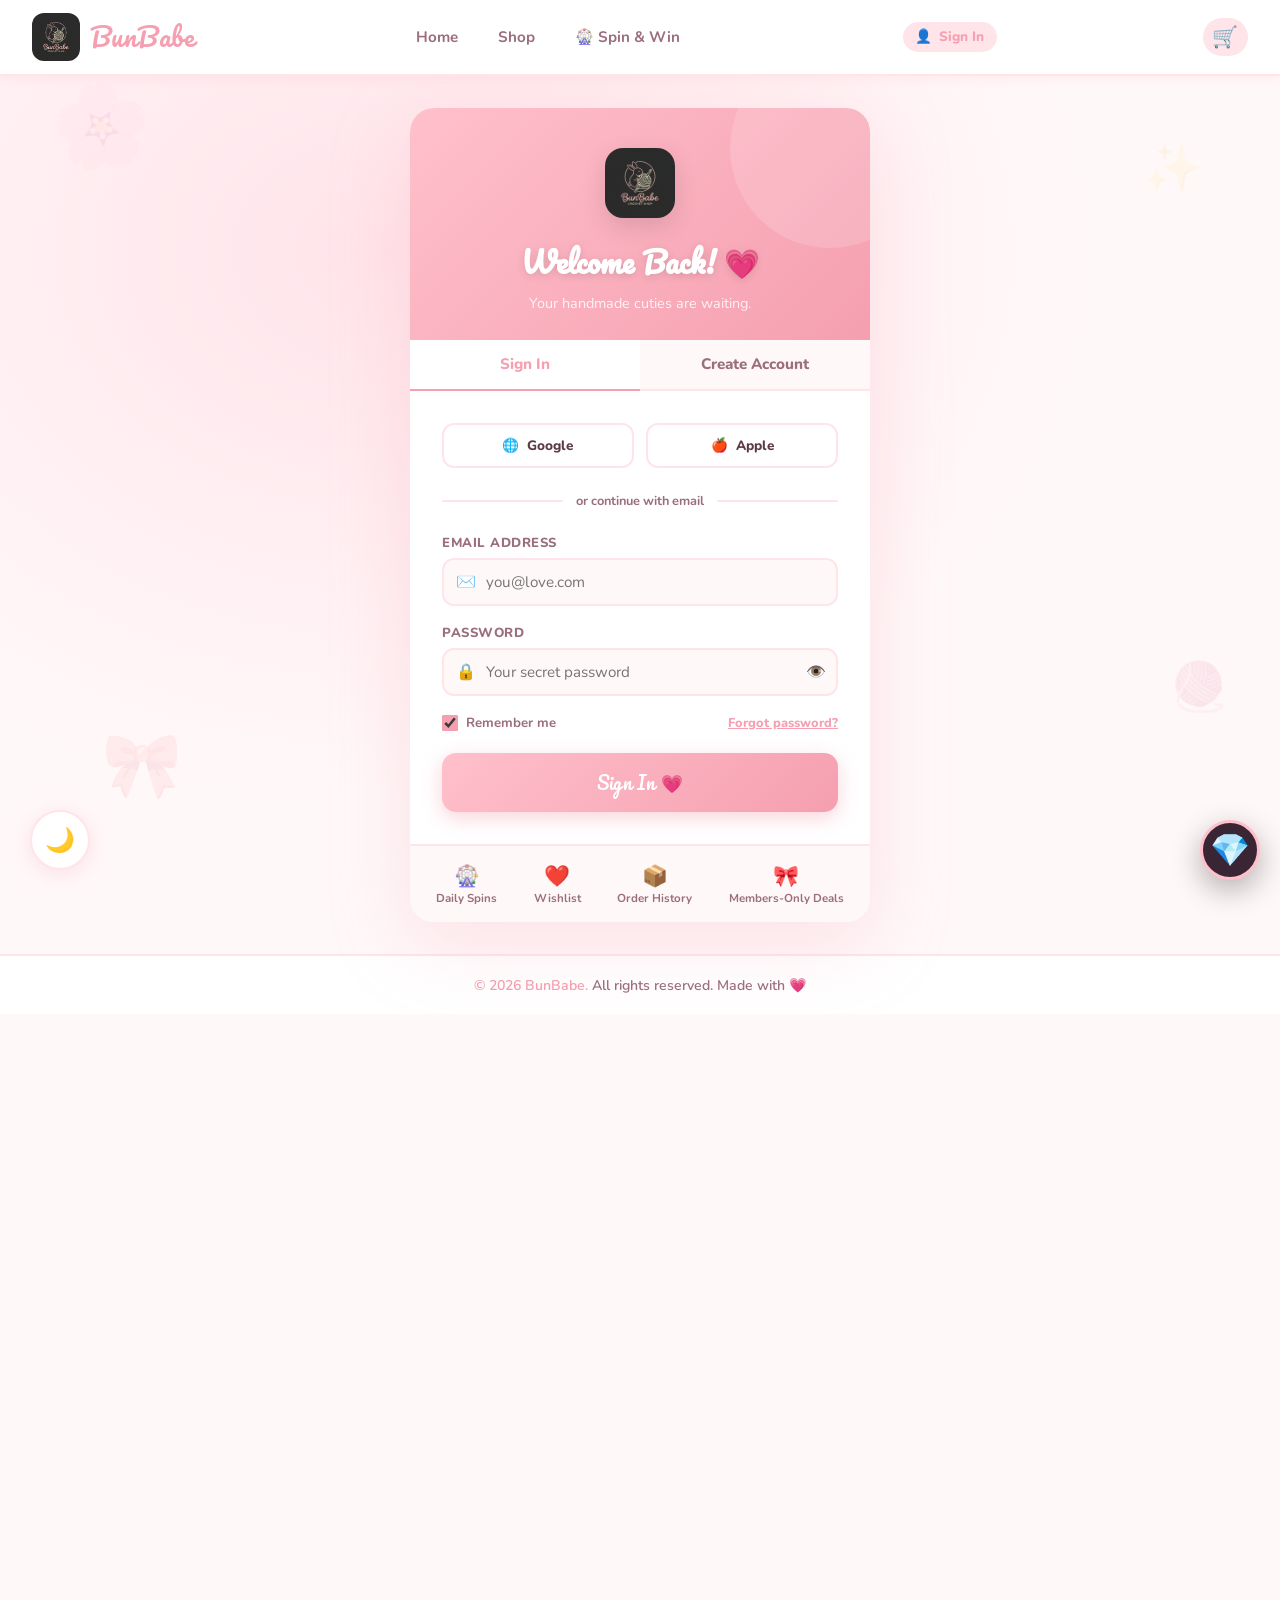
<file: profile.html>
<!DOCTYPE html>
<html lang="en">
<head>
    <meta charset="UTF-8" />
    <meta name="viewport" content="width=device-width, initial-scale=1.0" />
    <title>My Profile – BunBabe 🧶</title>
    <link rel="icon" type="image/png" href="logo.png" />
    <link rel="stylesheet" href="style.css" />
    <style>
        .profile-container {
            max-width: 900px;
            margin: 2rem auto;
            padding: 0 1.5rem;
            display: grid;
            grid-template-columns: 250px 1fr;
            gap: 2rem;
        }

        @media (max-width: 768px) {
            .profile-container { grid-template-columns: 1fr; }
        }

        .profile-sidebar {
            background: var(--white);
            border: 2px solid var(--pink-light);
            border-radius: var(--radius);
            padding: 1.5rem;
            height: fit-content;
        }

        .profile-avatar {
            font-size: 3.5rem;
            text-align: center;
            margin-bottom: 0.5rem;
        }

        .profile-name {
            font-size: 1.2rem;
            font-weight: 800;
            text-align: center;
            color: var(--text);
            margin-bottom: 1.5rem;
        }

        .profile-nav-btn {
            display: block;
            width: 100%;
            padding: 0.8rem 1rem;
            margin-bottom: 0.5rem;
            background: var(--cream);
            border: 1px solid transparent;
            border-radius: 12px;
            font-family: inherit;
            font-size: 0.95rem;
            font-weight: 700;
            text-align: left;
            cursor: pointer;
            transition: all 0.2s;
            color: var(--text);
        }

        .profile-nav-btn:hover { background: var(--pink-light); }
        .profile-nav-btn.active {
            background: var(--pink-light);
            border-color: var(--pink);
            color: var(--pink-dark);
        }

        .profile-content {
            background: var(--white);
            border: 2px solid var(--pink-light);
            border-radius: var(--radius);
            padding: 2rem;
            min-height: 400px;
        }

        .tab-section { display: none; }
        .tab-section.active { display: block; animation: fadeIn 0.3s; }

        @keyframes fadeIn {
            from { opacity: 0; transform: translateY(5px); }
            to { opacity: 1; transform: translateY(0); }
        }

        /* Receipts List */
        .receipt-card {
            border: 2px dashed var(--pink-light);
            border-radius: 14px;
            padding: 1.2rem;
            margin-bottom: 1rem;
            display: flex;
            justify-content: space-between;
            align-items: center;
            background: #fffdf5;
        }
        
        @media (max-width: 500px) {
            .receipt-card { flex-direction: column; gap: 1rem; align-items: flex-start; }
            .receipt-actions { width: 100%; display: flex; justify-content: space-between; }
        }

        .receipt-info h4 { margin-bottom: 0.3rem; color: var(--pink-dark); }
        .receipt-info p { font-size: 0.85rem; color: var(--text-light); }
        
        .status-pill {
            display: inline-block; padding: 3px 8px; border-radius: 20px; font-size: 0.75rem; font-weight: 800; text-transform: uppercase; margin-top: 0.4rem;
        }
        .s-pending { background: #fff4e5; color: #ed6c02; }
        .s-delivered { background: #e6f7ed; color: #2e7d32; }

        .receipt-actions button, .receipt-actions a {
            padding: 0.5rem 1rem;
            border-radius: 50px;
            font-size: 0.85rem;
            font-weight: 700;
            border: none;
            cursor: pointer;
            text-decoration: none;
            display: inline-block;
        }

        .btn-view { background: var(--pink-dark); color: white; margin-right: 0.5rem; }
        .btn-delete { background: var(--cream); border: 2px solid var(--pink-light); color: var(--text); }

        /* Inbox */
        .inbox-msg {
            background: var(--cream);
            border-left: 4px solid var(--pink-dark);
            padding: 1.2rem;
            border-radius: 0 12px 12px 0;
            margin-bottom: 1rem;
        }
        .msg-header {
            display: flex; justify-content: space-between; margin-bottom: 0.5rem;
        }
        .msg-title { font-weight: 800; color: var(--text); }
        .msg-date { font-size: 0.8rem; color: var(--text-light); }
        .msg-body { font-size: 0.9rem; line-height: 1.5; }
    </style>
</head>
<body>
    <nav>
        <a href="index.html" class="nav-logo">
            <img src="logo.png" alt="BunBabe Logo">
            BunBabe
        </a>
        <ul class="nav-links">
            <li><a href="index.html">Home</a></li>
            <li><a href="shop.html">Shop</a></li>
            <li><a href="auth.html" onclick="logout()">Logout</a></li>
        </ul>
    </nav>

    <div class="profile-container">
        <aside class="profile-sidebar">
            <div class="profile-avatar">🧸</div>
            <div class="profile-name" id="userName">Bunny Babe</div>
            <button class="profile-nav-btn active" onclick="switchTab('receipts', this)">🧾 My Receipts</button>
            <button class="profile-nav-btn" onclick="switchTab('inbox', this)">💌 Inbox <span id="unreadBadge" style="background:var(--pink-dark);color:white;padding:2px 6px;border-radius:10px;font-size:0.75rem;margin-left:5px;display:none;">New</span></button>
        </aside>

        <main class="profile-content">
            <!-- Receipts Tab -->
            <div id="tab-receipts" class="tab-section active">
                <h2 style="margin-bottom: 0.5rem;">My Receipt History 🧾</h2>
                <p style="color:var(--text-light); margin-bottom: 2rem; font-size:0.9rem;">View, print, or delete your past magical purchases.</p>
                <div id="receiptsList">
                    <p style="text-align:center; padding:2rem;">Loading your receipts... ✨</p>
                </div>
            </div>

            <!-- Inbox Tab -->
            <div id="tab-inbox" class="tab-section">
                <h2 style="margin-bottom: 0.5rem;">My Inbox 💌</h2>
                <p style="color:var(--text-light); margin-bottom: 2rem; font-size:0.9rem;">Messages and updates directly from the BunBabe team.</p>
                <div id="inboxList"></div>
            </div>
        </main>
    </div>

    <footer>
        <span>© 2026 BunBabe.</span> All rights reserved. Made with 💗
    </footer>

    <script src="db.js"></script>
    <script>
        let session = JSON.parse(localStorage.getItem('bb_session') || 'null');
        let hiddenReceipts = JSON.parse(localStorage.getItem('bb_hidden_receipts') || '[]');

        function checkAuth() {
            if (!session) {
                window.location.href = 'auth.html';
                return false;
            }
            document.getElementById('userName').innerText = session.firstName;
            return true;
        }

        function switchTab(tabId, btn) {
            document.querySelectorAll('.tab-section').forEach(t => t.classList.remove('active'));
            document.querySelectorAll('.profile-nav-btn').forEach(b => b.classList.remove('active'));
            document.getElementById('tab-' + tabId).classList.add('active');
            btn.classList.add('active');
            
            if (tabId === 'inbox') {
                document.getElementById('unreadBadge').style.display = 'none';
            }
        }

        async function loadReceipts() {
            const allOrders = await window.DATABASE.getOrders();
            // Filter orders for this user by name (in a real app, use email/ID)
            let userOrders = allOrders.filter(o => o.customerName.includes(session.firstName));
            
            // Filter out hidden/deleted receipts
            userOrders = userOrders.filter(o => !hiddenReceipts.includes(o.id));

            const list = document.getElementById('receiptsList');
            if (userOrders.length === 0) {
                list.innerHTML = '<div style="text-align:center; padding:3rem;"><div style="font-size:3rem; margin-bottom:1rem;">🌸</div><p>No receipts found. Time to shop!</p><a href="shop.html" class="btn" style="margin-top:1rem; display:inline-block;">Go to Shop</a></div>';
                return;
            }

            // Sort newest first
            userOrders.reverse();

            list.innerHTML = userOrders.map(o => {
                const isDone = o.status === 'delivered';
                const statusClass = isDone ? 's-delivered' : 's-pending';
                const statusText = isDone ? '✅ Done' : '⏳ ' + (o.status || 'Pending');

                return `
                <div class="receipt-card" id="card-${o.id}">
                    <div class="receipt-info">
                        <h4>Order ${o.id}</h4>
                        <p>${o.date} • GH₵ ${o.total}</p>
                        <span class="status-pill ${statusClass}">${statusText}</span>
                    </div>
                    <div class="receipt-actions">
                        <a href="receipt.html?id=${encodeURIComponent(o.id)}" class="btn-view" target="_blank">View Receipt</a>
                        <button class="btn-delete" onclick="deleteReceipt('${o.id}')">Delete</button>
                    </div>
                </div>
                `;
            }).join('');
        }

        function deleteReceipt(id) {
            if(confirm("Are you sure you want to delete this receipt from your history?")) {
                hiddenReceipts.push(id);
                localStorage.setItem('bb_hidden_receipts', JSON.stringify(hiddenReceipts));
                document.getElementById('card-' + id).style.display = 'none';
                
                // If all deleted
                if (document.querySelectorAll('.receipt-card[style="display: none;"]').length === document.querySelectorAll('.receipt-card').length) {
                    loadReceipts();
                }
            }
        }

        function loadInbox() {
            // Fetch messages from admin to customers
            let allMessages = JSON.parse(localStorage.getItem('bb_admin_messages') || '[]');
            // Filter messages for this user
            let userMessages = allMessages.filter(m => m.to.toLowerCase() === session.firstName.toLowerCase() || m.to === 'all');
            
            const list = document.getElementById('inboxList');
            if (userMessages.length === 0) {
                list.innerHTML = '<p style="text-align:center; padding:2rem; color:var(--text-light);">Your inbox is empty 🎀</p>';
                return;
            }

            document.getElementById('unreadBadge').style.display = 'inline-block'; // simplistic unread logic

            userMessages.reverse();
            list.innerHTML = userMessages.map(m => `
                <div class="inbox-msg">
                    <div class="msg-header">
                        <span class="msg-title">${m.title || 'Message from BunBabe Team 🎀'}</span>
                        <span class="msg-date">${m.date}</span>
                    </div>
                    <div class="msg-body">${m.body}</div>
                    ${m.link ? `<a href="${m.link}" class="btn" style="margin-top:1rem; display:inline-block; padding:0.5rem 1rem; font-size:0.8rem;">View Link</a>` : ''}
                </div>
            `).join('');

            // Mark these messages as read
            let readMessages = JSON.parse(localStorage.getItem('bb_read_messages') || '[]');
            userMessages.forEach(m => {
                const msgId = m.date + m.title;
                if (!readMessages.includes(msgId)) {
                    readMessages.push(msgId);
                }
            });
            localStorage.setItem('bb_read_messages', JSON.stringify(readMessages));
        }

        function logout() {
            localStorage.removeItem('bb_session');
        }

        window.onload = () => {
            if(checkAuth()) {
                loadReceipts();
                loadInbox();
            }
        };
    </script>
</body>
</html>
</file>
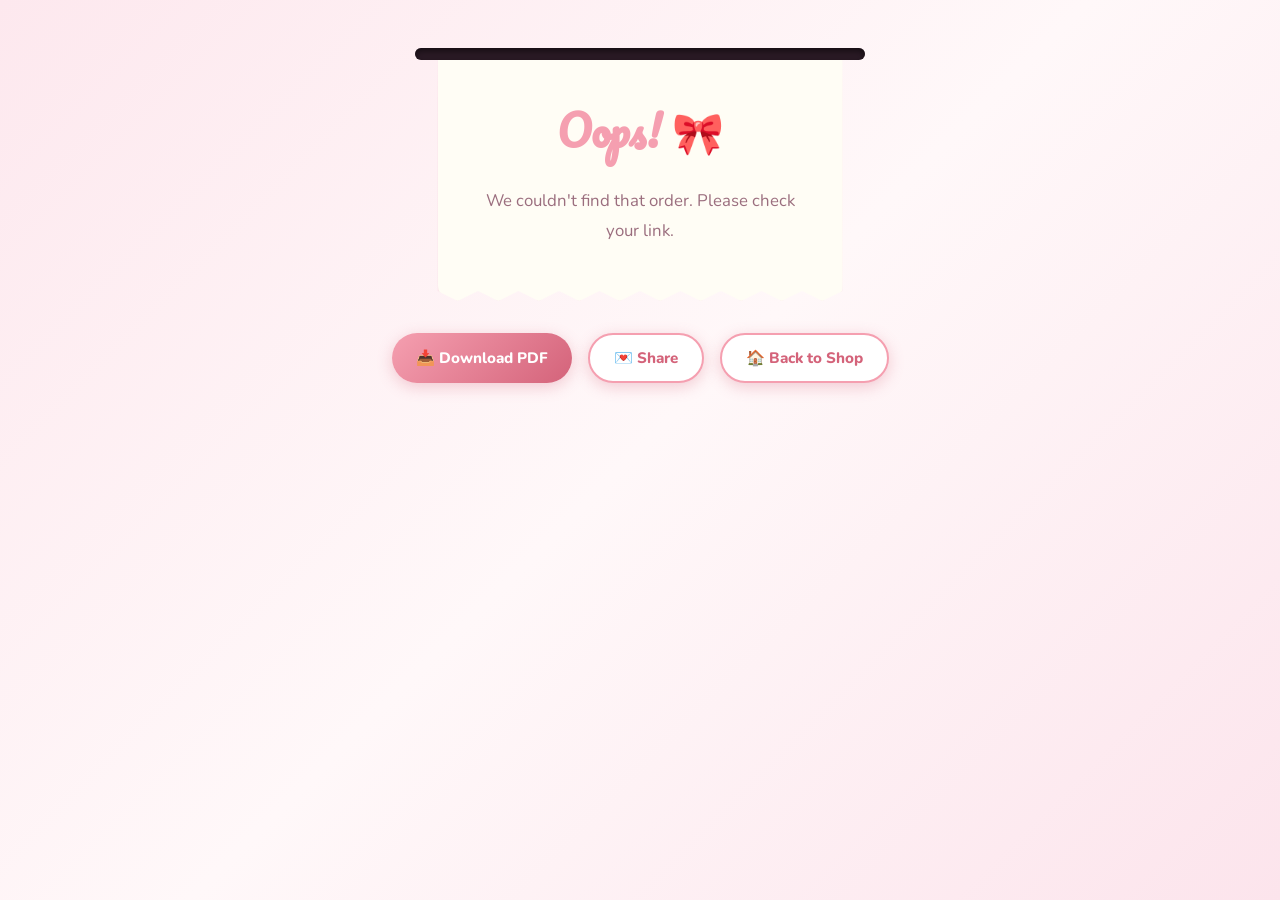
<file: receipt.html>
<!DOCTYPE html>
<html lang="en">
<head>
    <meta charset="UTF-8" />
    <meta name="viewport" content="width=device-width, initial-scale=1.0" />
    <title>Digital Receipt – BunBabe 🧶</title>
    <link rel="icon" type="image/png" href="logo.png" />
    <link rel="stylesheet" href="style.css" />
    <link href="https://fonts.googleapis.com/css2?family=Pacifico&family=Nunito:wght@400;600;700;800;900&display=swap" rel="stylesheet" />
    <style>
        body {
            background: linear-gradient(135deg, #fde8ee 0%, #fff8f9 50%, #fce4ec 100%);
            font-family: 'Nunito', sans-serif;
            min-height: 100vh;
            display: flex;
            flex-direction: column;
            align-items: center;
            padding: 2rem 1rem;
            color: #3a2535;
            overflow-x: hidden;
        }

        .receipt-machine {
            position: relative;
            width: 100%;
            max-width: 450px;
            margin-top: 1rem;
        }

        /* The slit where the receipt comes out */
        .machine-slit {
            background: #2a1a25;
            height: 12px;
            border-radius: 6px;
            margin-bottom: -6px;
            position: relative;
            z-index: 10;
            box-shadow: inset 0 3px 6px rgba(0,0,0,0.5);
        }

        .receipt-card {
            background: #fffdf5; /* warm paper color */
            width: 90%;
            margin: 0 auto;
            border-radius: 0 0 16px 16px;
            box-shadow: 0 15px 35px rgba(212, 99, 122, 0.15);
            padding: 2.5rem 2rem;
            position: relative;
            transform-origin: top;
            animation: printEffect 1.5s cubic-bezier(0.2, 0.8, 0.2, 1) forwards;
            /* Zig-zag bottom edge */
            clip-path: polygon(0% 0%, 100% 0%, 100% calc(100% - 10px), 95% 100%, 90% calc(100% - 10px), 85% 100%, 80% calc(100% - 10px), 75% 100%, 70% calc(100% - 10px), 65% 100%, 60% calc(100% - 10px), 55% 100%, 50% calc(100% - 10px), 45% 100%, 40% calc(100% - 10px), 35% 100%, 30% calc(100% - 10px), 25% 100%, 20% calc(100% - 10px), 15% 100%, 10% calc(100% - 10px), 5% 100%, 0% calc(100% - 10px));
            padding-bottom: 3.5rem; /* extra space for zig-zag */
        }

        @keyframes printEffect {
            0% { transform: translateY(-100%) scaleY(0); opacity: 0; }
            50% { transform: translateY(0) scaleY(0.5); opacity: 1; }
            100% { transform: translateY(0) scaleY(1); opacity: 1; }
        }

        .receipt-header {
            text-align: center;
            border-bottom: 2px dashed #f59fb0;
            padding-bottom: 1.5rem;
            margin-bottom: 1.5rem;
        }

        .receipt-logo {
            font-family: 'Pacifico', cursive;
            font-size: 2.2rem;
            color: #d4637a;
            margin-bottom: 0.2rem;
        }

        .receipt-meta {
            font-size: 0.85rem;
            color: #9b7490;
            display: flex;
            justify-content: space-between;
            margin-bottom: 0.3rem;
        }

        .item-list {
            margin-bottom: 1.5rem;
        }

        .item-row {
            display: flex;
            justify-content: space-between;
            margin-bottom: 0.8rem;
            font-size: 0.95rem;
            font-weight: 600;
        }

        .item-row.small {
            font-size: 0.8rem;
            color: #9b7490;
            font-weight: 400;
            margin-top: -0.5rem;
            margin-bottom: 1rem;
        }

        .totals-section {
            border-top: 2px dashed #f59fb0;
            padding-top: 1.5rem;
            margin-bottom: 1.5rem;
        }

        .total-row {
            display: flex;
            justify-content: space-between;
            margin-bottom: 0.6rem;
            font-size: 0.9rem;
            color: #7a5c6d;
        }

        .grand-total {
            display: flex;
            justify-content: space-between;
            font-size: 1.4rem;
            font-weight: 900;
            color: #d4637a;
            margin-top: 1rem;
            padding-top: 1rem;
            border-top: 1px solid #fde8ee;
        }

        .status-badge {
            display: inline-block;
            background: #fff4e5;
            color: #ed6c02;
            padding: 4px 12px;
            border-radius: 20px;
            font-size: 0.8rem;
            font-weight: 800;
            margin-top: 0.5rem;
            text-transform: uppercase;
            letter-spacing: 1px;
        }

        .receipt-footer {
            text-align: center;
            margin-top: 2rem;
            font-size: 0.9rem;
            color: #9b7490;
            font-weight: 700;
        }

        .action-buttons {
            display: flex;
            gap: 1rem;
            margin-top: 2rem;
            flex-wrap: wrap;
            justify-content: center;
            animation: fadeIn 2s ease forwards;
            opacity: 0;
        }

        @keyframes fadeIn {
            from { opacity: 0; }
            to { opacity: 1; }
        }

        .btn-receipt {
            background: linear-gradient(135deg, #f59fb0, #d4637a);
            color: white;
            border: none;
            padding: 0.8rem 1.5rem;
            border-radius: 50px;
            font-family: inherit;
            font-weight: 800;
            font-size: 0.95rem;
            cursor: pointer;
            box-shadow: 0 4px 15px rgba(212, 99, 122, 0.3);
            transition: all 0.2s;
            text-decoration: none;
            display: inline-flex;
            align-items: center;
            gap: 0.5rem;
        }

        .btn-receipt:hover {
            transform: translateY(-2px);
            box-shadow: 0 6px 20px rgba(212, 99, 122, 0.4);
        }

        .btn-secondary {
            background: white;
            color: #d4637a;
            border: 2px solid #f59fb0;
        }

        @media print {
            body { background: white; padding: 0; }
            .action-buttons, .machine-slit { display: none; }
            .receipt-card { 
                box-shadow: none; 
                clip-path: none; 
                animation: none; 
                transform: none; 
                width: 100%;
                max-width: 100%;
                border: 1px solid #ccc;
                border-radius: 0;
            }
        }
    </style>
</head>
<body>

    <div class="receipt-machine">
        <div class="machine-slit"></div>
        <div class="receipt-card" id="receiptContent">
            <div style="text-align:center; padding: 3rem;">
                <p>Loading your magical receipt... ✨</p>
            </div>
        </div>
    </div>

    <div class="action-buttons">
        <button class="btn-receipt" onclick="window.print()">📥 Download PDF</button>
        <button class="btn-receipt btn-secondary" onclick="shareReceipt()">💌 Share</button>
        <a href="index.html" class="btn-receipt btn-secondary">🏠 Back to Shop</a>
    </div>

    <script src="db.js"></script>
    <script>
        async function loadReceipt() {
            const urlParams = new URLSearchParams(window.location.search);
            const orderId = urlParams.get('id');
            const container = document.getElementById('receiptContent');

            if (!orderId) {
                container.innerHTML = '<div style="text-align:center;"><h2>Oops! 🎀</h2><p>We couldn\'t find that order. Please check your link.</p></div>';
                return;
            }

            // Wait a tiny bit for DB to initialize
            setTimeout(async () => {
                const orders = await window.DATABASE.getOrders();
                const order = orders.find(o => o.id === orderId);

                if (!order) {
                    container.innerHTML = '<div style="text-align:center;"><h2>Oops! 🎀</h2><p>Order not found. It might still be syncing.</p></div>';
                    return;
                }

                renderReceipt(order);
                createConfetti();
            }, 500);
        }

        function renderReceipt(o) {
            const container = document.getElementById('receiptContent');
            
            // Parse items since they are stored as "2x Plushie, 1x Flower"
            const itemLines = (o.items || '').split(', ').map(itemStr => {
                // simple parsing for display
                const parts = itemStr.match(/^(\d+)x\s+(.*)$/);
                if (parts) {
                    return `<div class="item-row"><span>${parts[1]}x ${parts[2]}</span></div>`;
                }
                return `<div class="item-row"><span>${itemStr}</span></div>`;
            }).join('');

            let paymentDisplay = o.paymentType === 'cash' ? '💵 Cash on Delivery' : '💳 Credit Card';
            let statusColor = o.status === 'delivered' ? '#2e7d32' : (o.status === 'shipped' ? '#6a1b9a' : '#ed6c02');
            let statusBg = o.status === 'delivered' ? '#e6f7ed' : (o.status === 'shipped' ? '#f3e5f5' : '#fff4e5');

            container.innerHTML = `
                <div class="receipt-header">
                    <div class="receipt-logo">BunBabe 🧶</div>
                    <p style="font-size:0.85rem; font-weight:700; color:#9b7490; margin-bottom:1rem;">Handmade with love ✨</p>
                    <div class="receipt-meta">
                        <span>Order ID:</span>
                        <strong style="color:#d4637a;">${o.id}</strong>
                    </div>
                    <div class="receipt-meta">
                        <span>Date:</span>
                        <strong>${o.date}</strong>
                    </div>
                    <div class="receipt-meta">
                        <span>Customer:</span>
                        <strong>${o.customerName}</strong>
                    </div>
                    <div style="text-align:center; margin-top:0.8rem;">
                        <span class="status-badge" style="background:${statusBg}; color:${statusColor};">
                            ${(o.status || 'pending').toUpperCase()}
                        </span>
                    </div>
                </div>

                <div class="item-list">
                    <div style="font-size:0.75rem; text-transform:uppercase; letter-spacing:1px; color:#9b7490; font-weight:800; margin-bottom:0.8rem;">Your Items 🧸</div>
                    ${itemLines}
                    ${o.method === 'pickup' ? '<div class="item-row small"><span>Store Pickup</span></div>' : '<div class="item-row small"><span>Standard Delivery</span></div>'}
                </div>

                <div class="totals-section">
                    <div class="total-row">
                        <span>Payment Method</span>
                        <strong>${paymentDisplay}</strong>
                    </div>
                    ${o.discount > 0 ? `
                    <div class="total-row" style="color:#2e7d32;">
                        <span>Discount (${o.coupon || 'Applied'})</span>
                        <strong>-GH₵ ${o.discount}</strong>
                    </div>` : ''}
                    <div class="grand-total">
                        <span>Total Paid</span>
                        <span>GH₵ ${o.total}</span>
                    </div>
                </div>

                <div class="receipt-footer">
                    ${o.status === 'delivered' ? 
                        `<p style="color:#2e7d32; font-weight:900; font-size:1.1rem;">🎉 Your order is DONE! 🎉</p>
                         <p style="margin-top:0.5rem; font-size:0.85rem;">Enjoy your handmade cuties!</p>
                         <div id="receipt-prompt" style="margin-top: 1.5rem; background: #fff8f9; padding: 1rem; border: 2px dashed #f59fb0; border-radius: 12px;">
                            <p style="font-weight: 800; color: #d4637a; margin-bottom: 0.8rem;">Would you like to keep this receipt in your profile?</p>
                            <div style="display:flex; gap:0.5rem; justify-content:center;">
                                <button class="btn-receipt" style="font-size:0.8rem; padding:0.5rem 1rem; width:auto;" onclick="keepReceipt('${o.id}')">Keep It 💖</button>
                                <button class="btn-receipt btn-secondary" style="font-size:0.8rem; padding:0.5rem 1rem; width:auto;" onclick="deleteReceipt('${o.id}')">Delete It 🗑️</button>
                            </div>
                         </div>` : 
                        '<p>“Your BunBabe is being carefully handmade 🧶💖”</p><p style="margin-top:0.5rem; font-size:0.8rem;">Thank you for supporting handmade magic ✨</p>'
                    }
                </div>
            `;
        }

        function keepReceipt(id) {
            document.getElementById('receipt-prompt').innerHTML = '<p style="color:#2e7d32; font-weight:800; margin:0;">Receipt safely kept in your profile! 💖</p>';
        }

        function deleteReceipt(id) {
            let hidden = JSON.parse(localStorage.getItem('bb_hidden_receipts') || '[]');
            if(!hidden.includes(id)) {
                hidden.push(id);
                localStorage.setItem('bb_hidden_receipts', JSON.stringify(hidden));
            }
            document.getElementById('receipt-prompt').innerHTML = '<p style="color:#d4637a; font-weight:800; margin:0;">Receipt removed from your history. 🗑️</p>';
        }

        function shareReceipt() {
            if (navigator.share) {
                navigator.share({
                    title: 'My BunBabe Receipt 🎀',
                    text: 'I just bought some cute handmade crochet items from BunBabe!',
                    url: window.location.href,
                }).catch(console.error);
            } else {
                navigator.clipboard.writeText(window.location.href);
                alert('Receipt link copied to clipboard! 💌');
            }
        }

        function createConfetti() {
            for (let i = 0; i < 30; i++) {
                const conf = document.createElement('div');
                conf.innerText = ['🎀', '✨', '💖', '🧵', '🧸'][Math.floor(Math.random() * 5)];
                conf.style.position = 'fixed';
                conf.style.left = Math.random() * 100 + 'vw';
                conf.style.top = '-50px';
                conf.style.fontSize = Math.random() * 15 + 10 + 'px';
                conf.style.zIndex = '2500';
                conf.style.transition = 'top 3s ease-in, transform 3s ease-in';
                document.body.appendChild(conf);
                
                setTimeout(() => {
                    conf.style.top = '120vh';
                    conf.style.transform = `rotate(${Math.random() * 360}deg)`;
                }, 50);
                setTimeout(() => conf.remove(), 3000);
            }
        }

        window.onload = loadReceipt;
    </script>
</body>
</html>
</file>
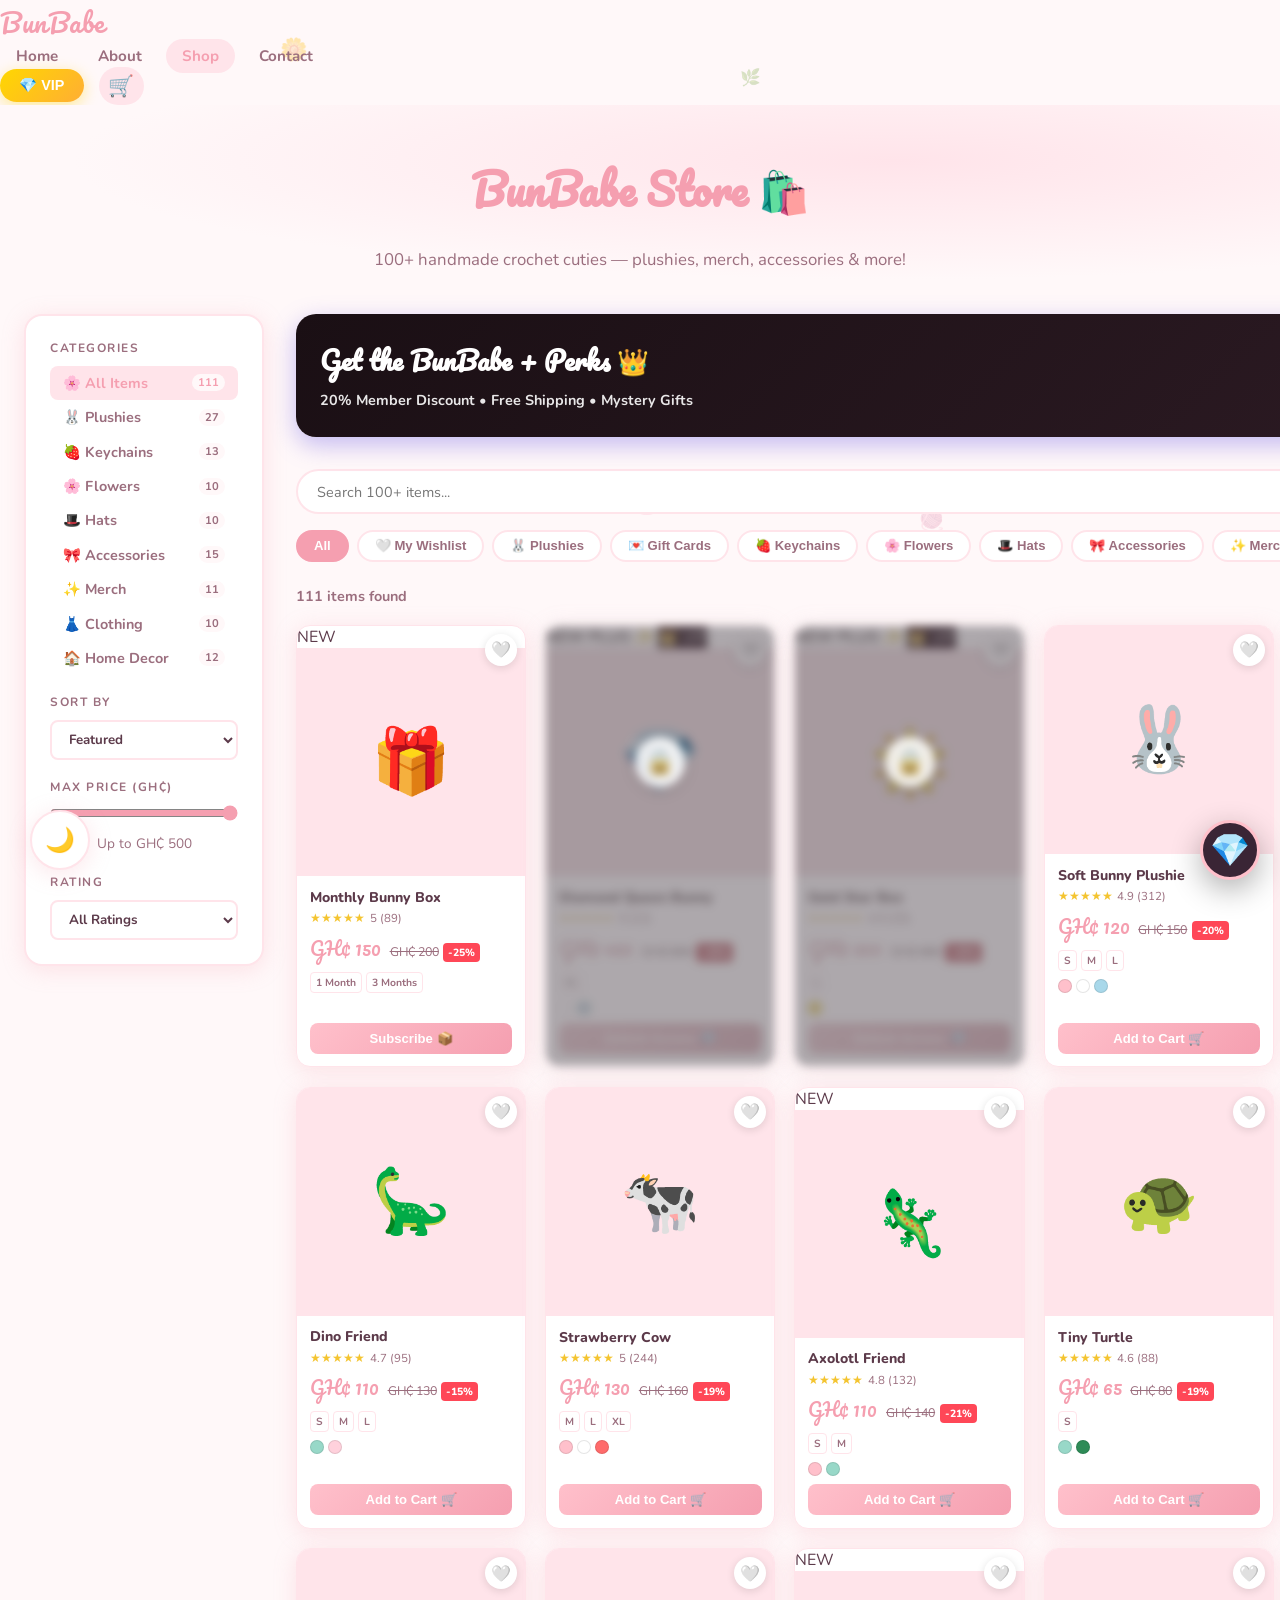
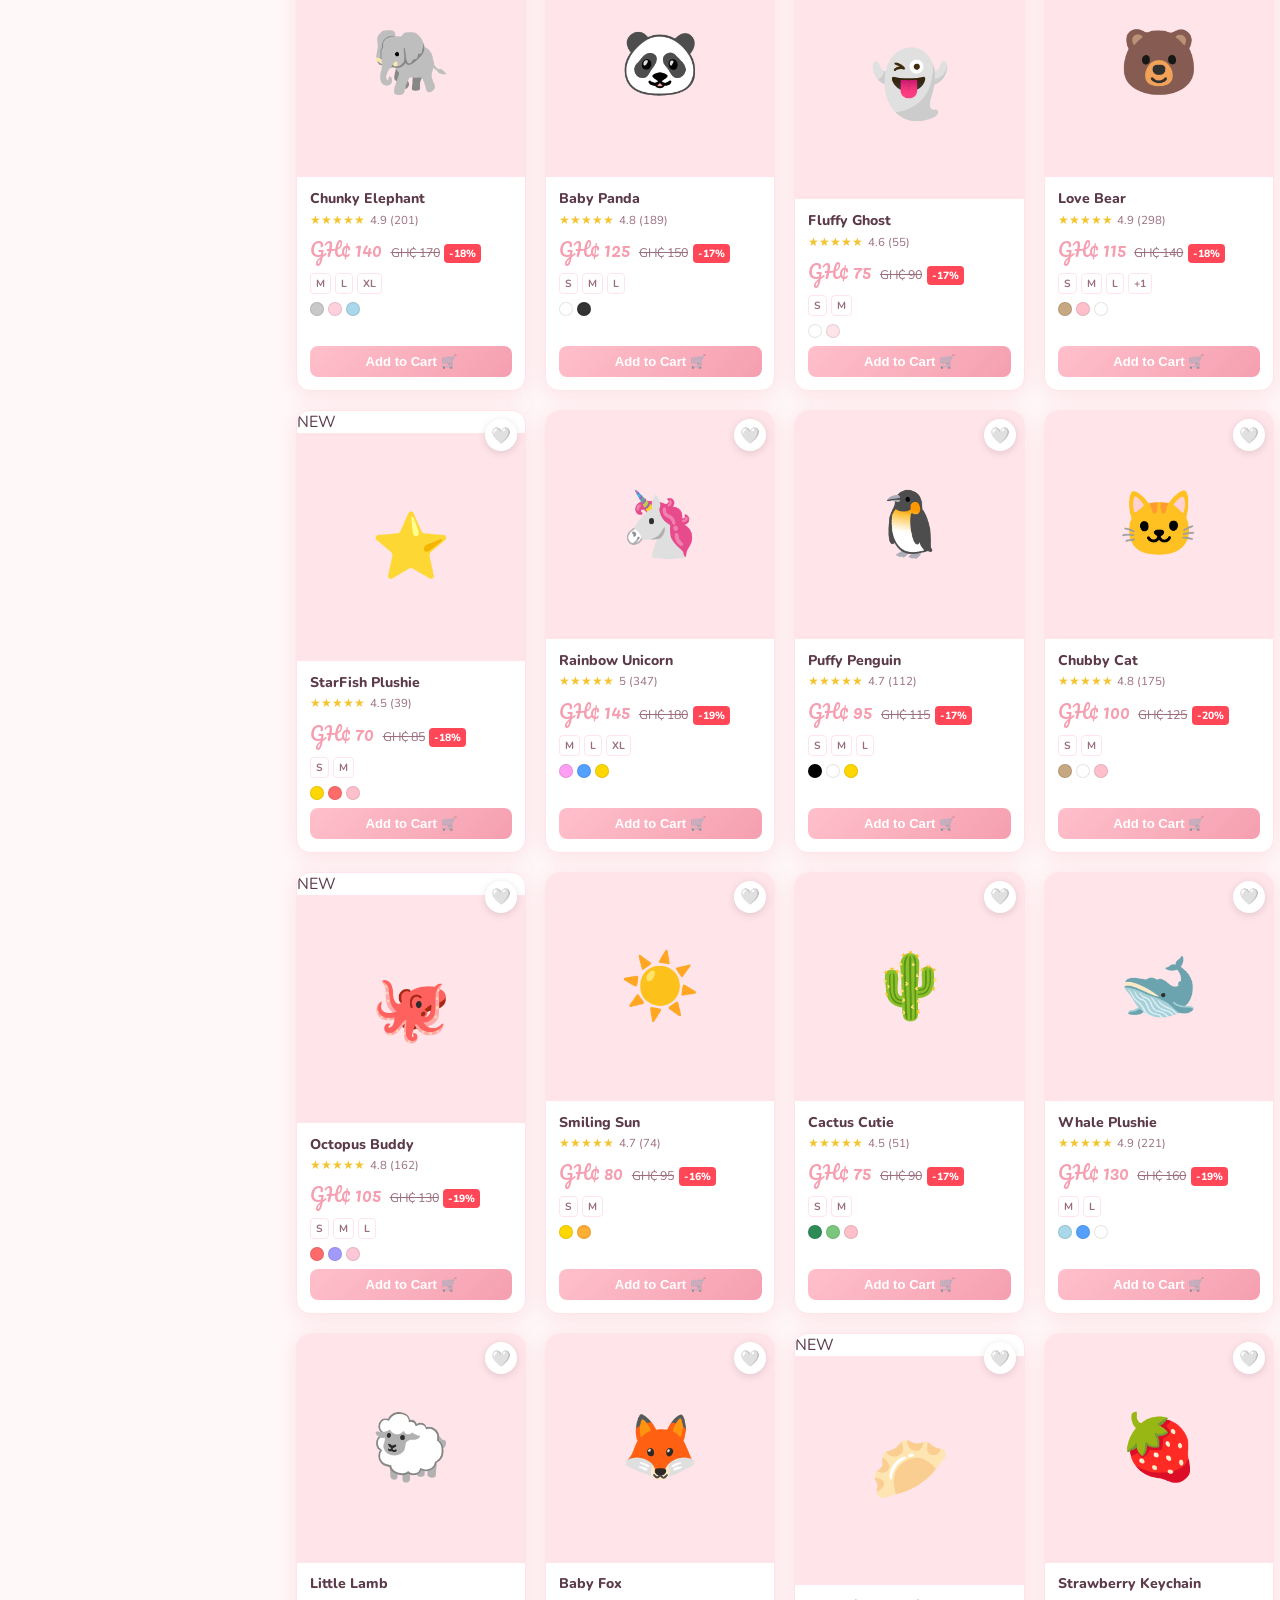
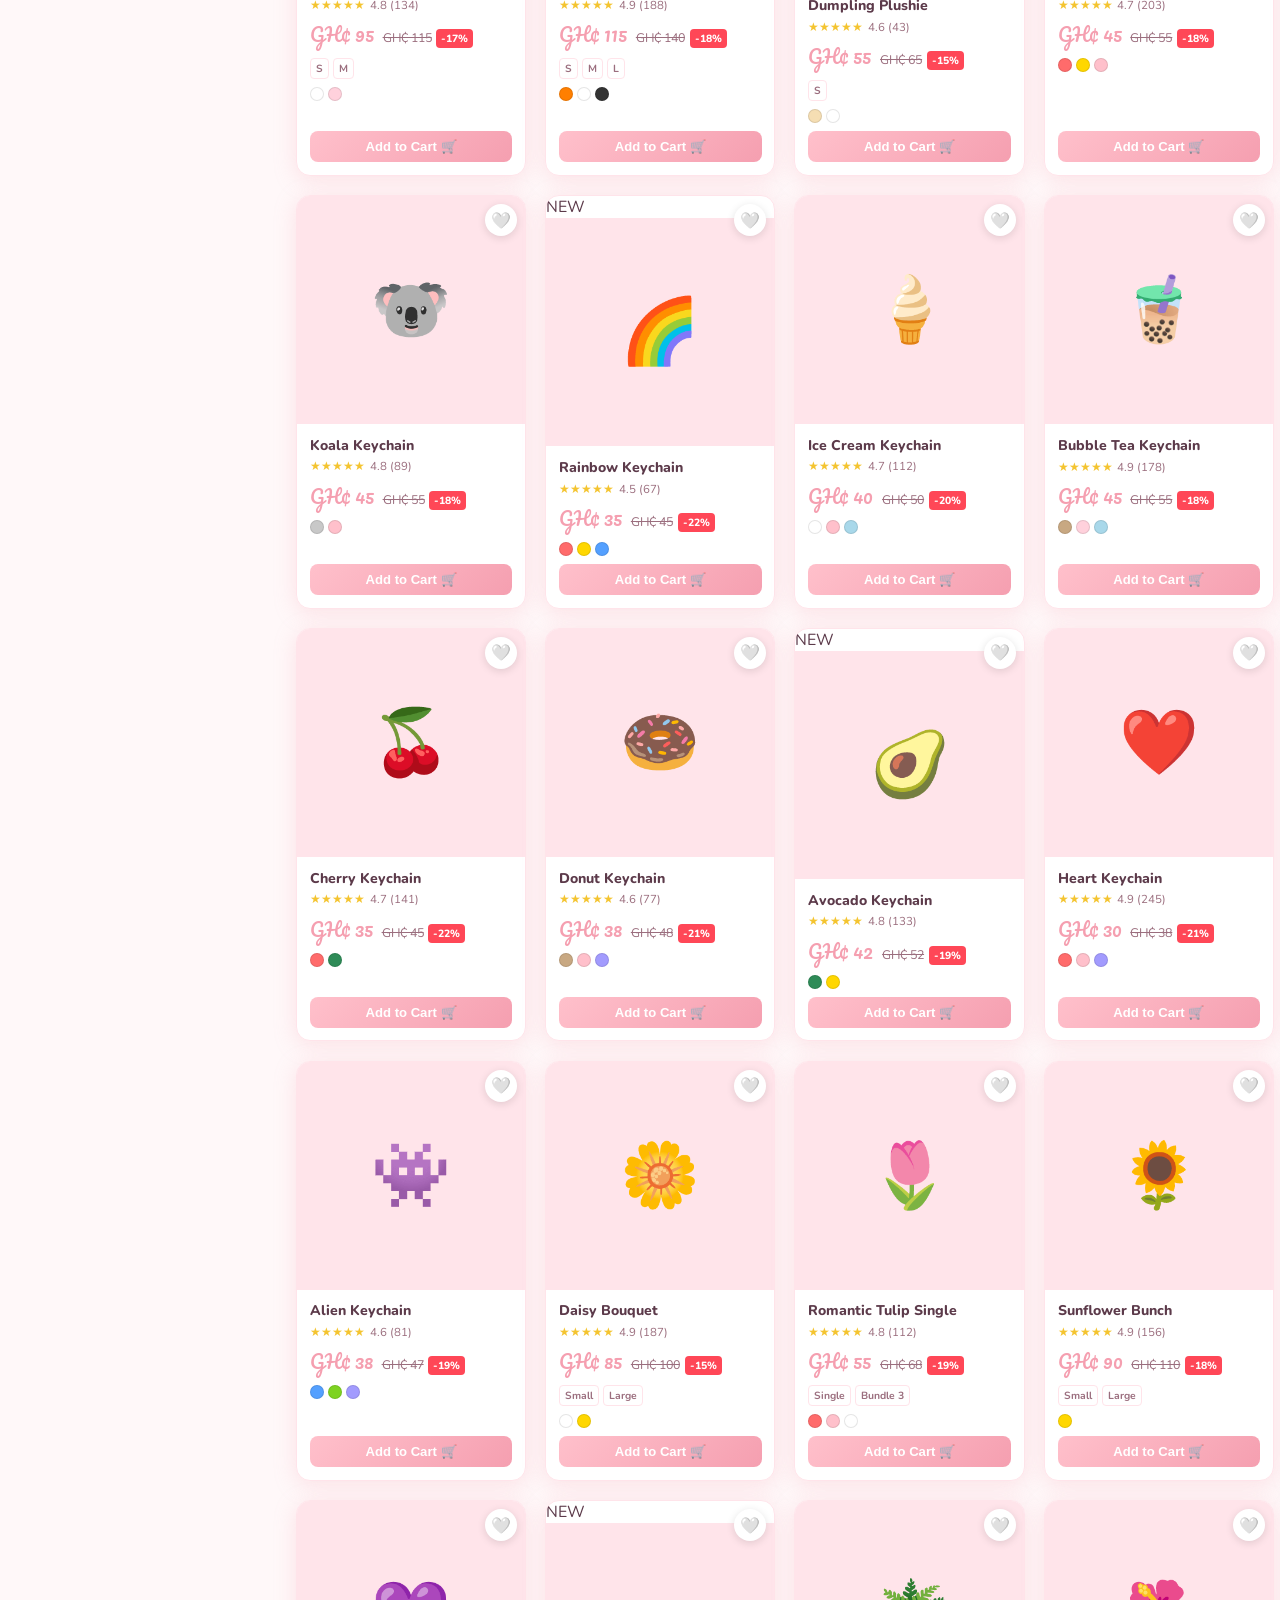
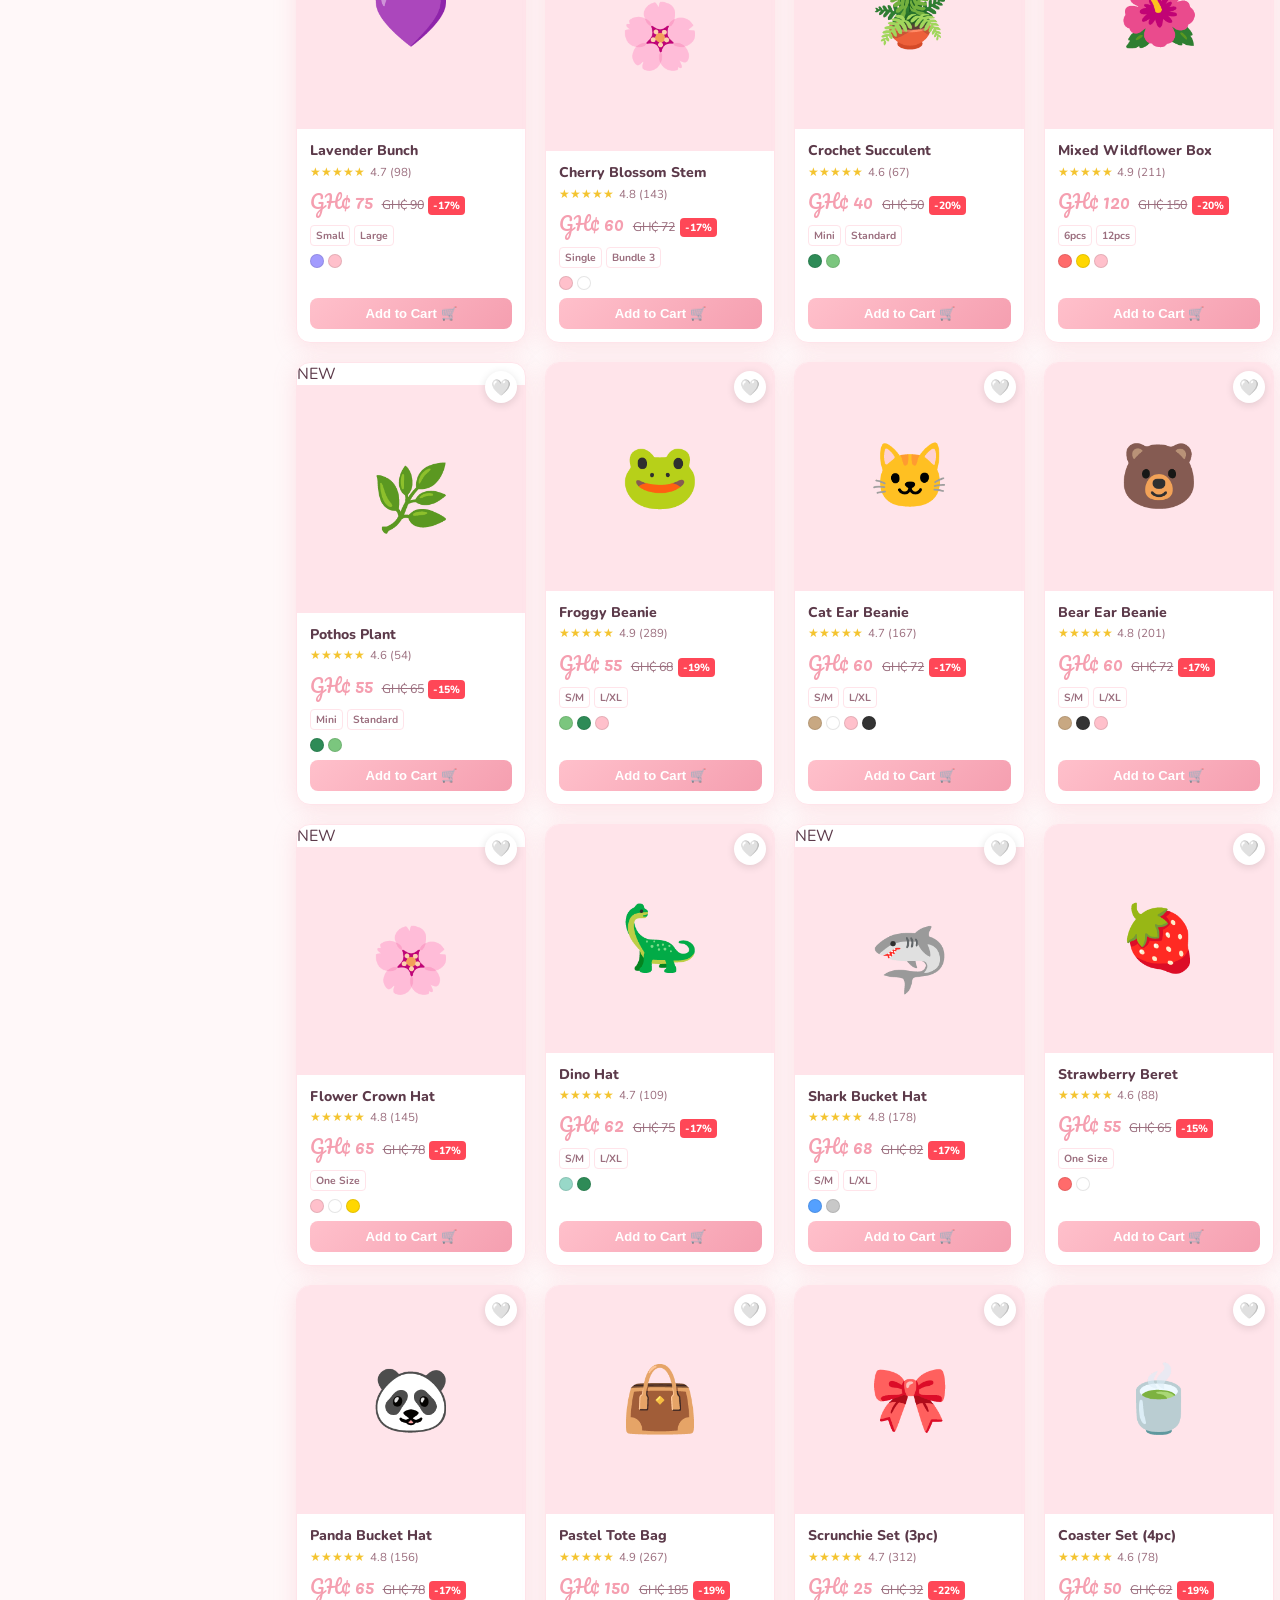
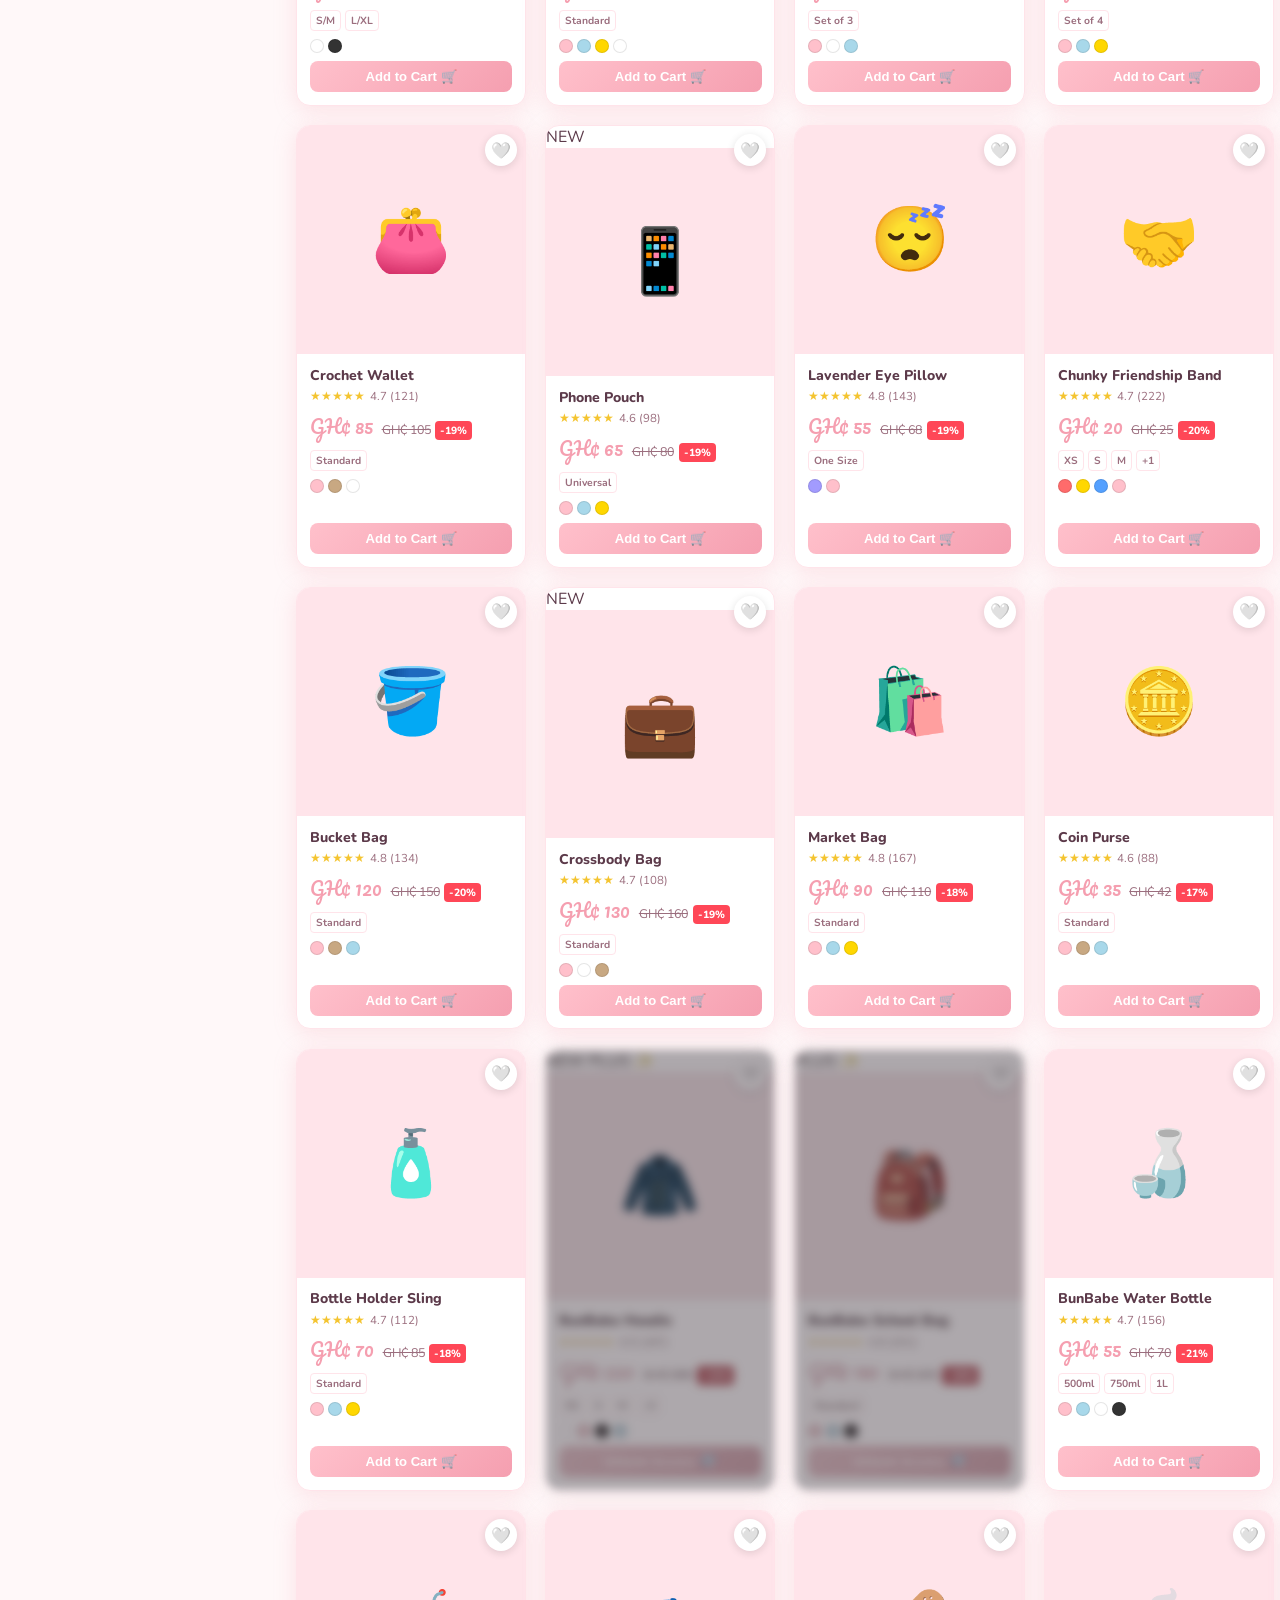
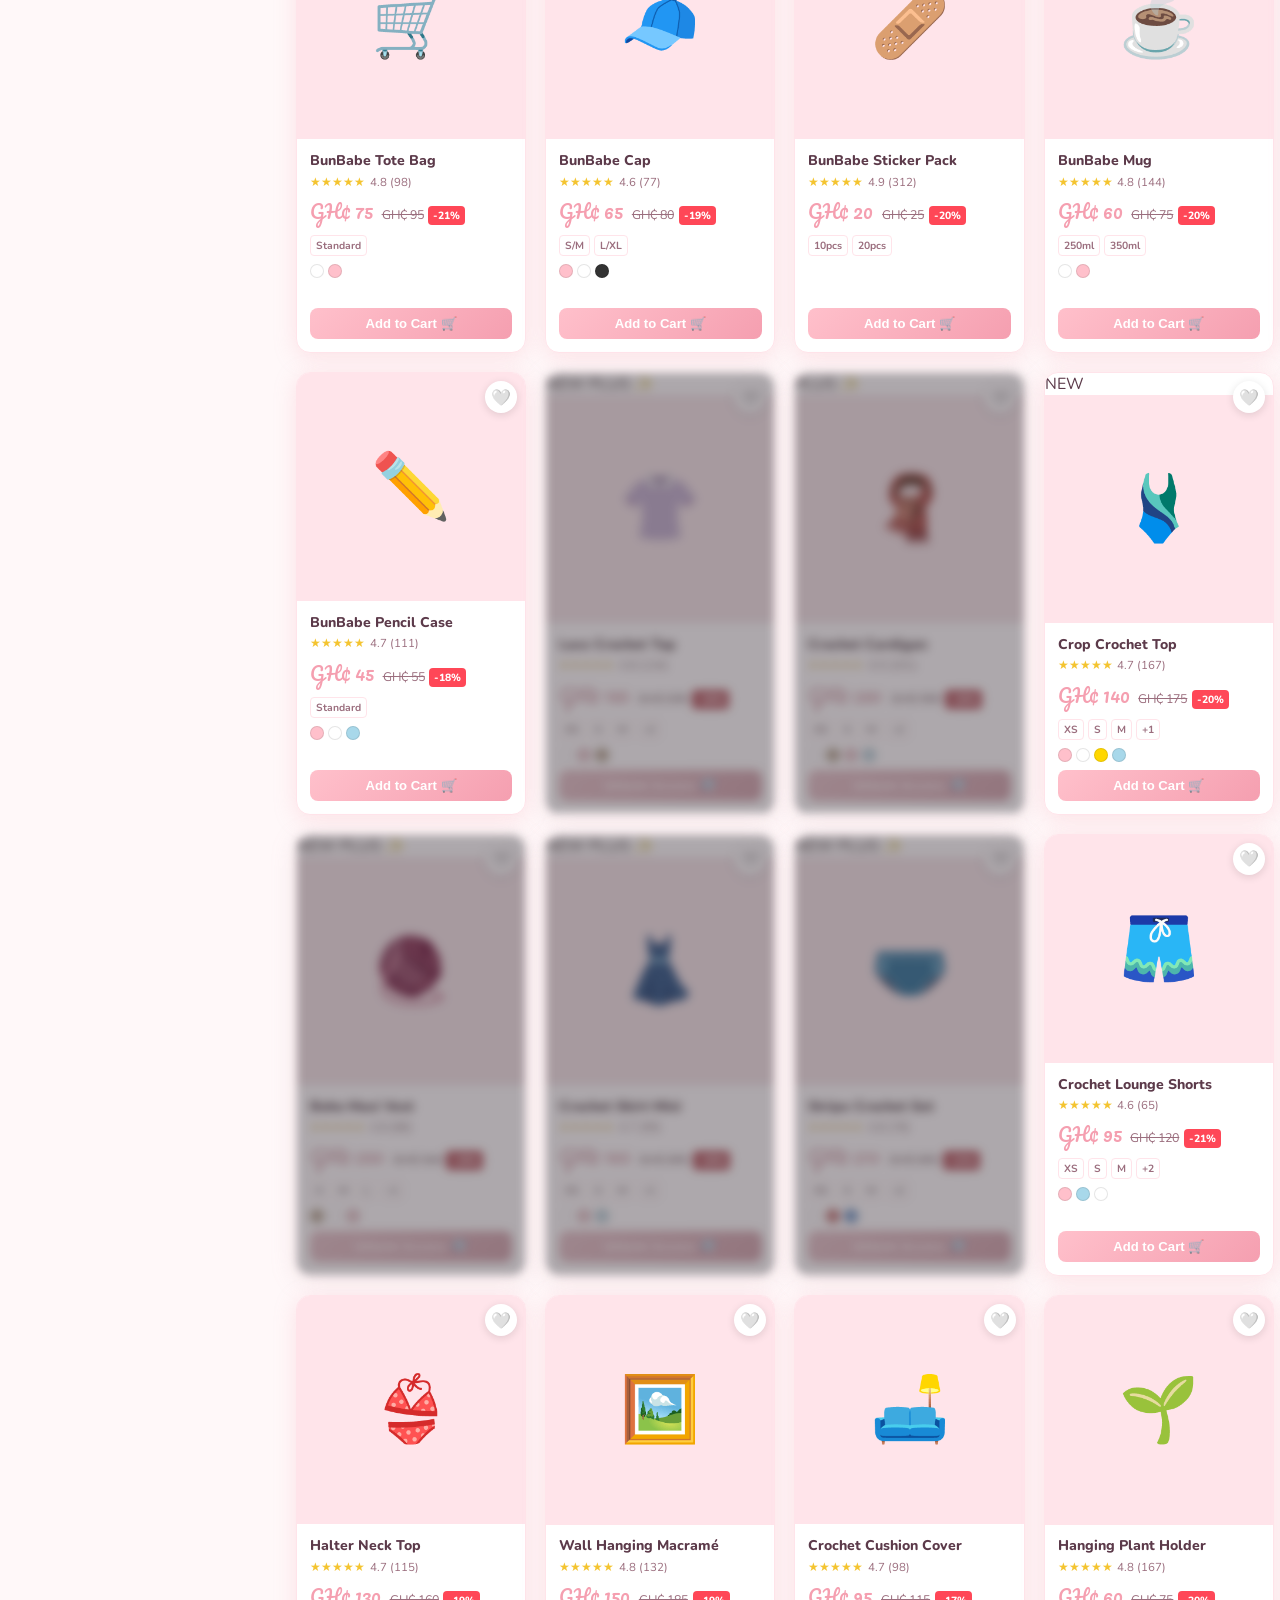
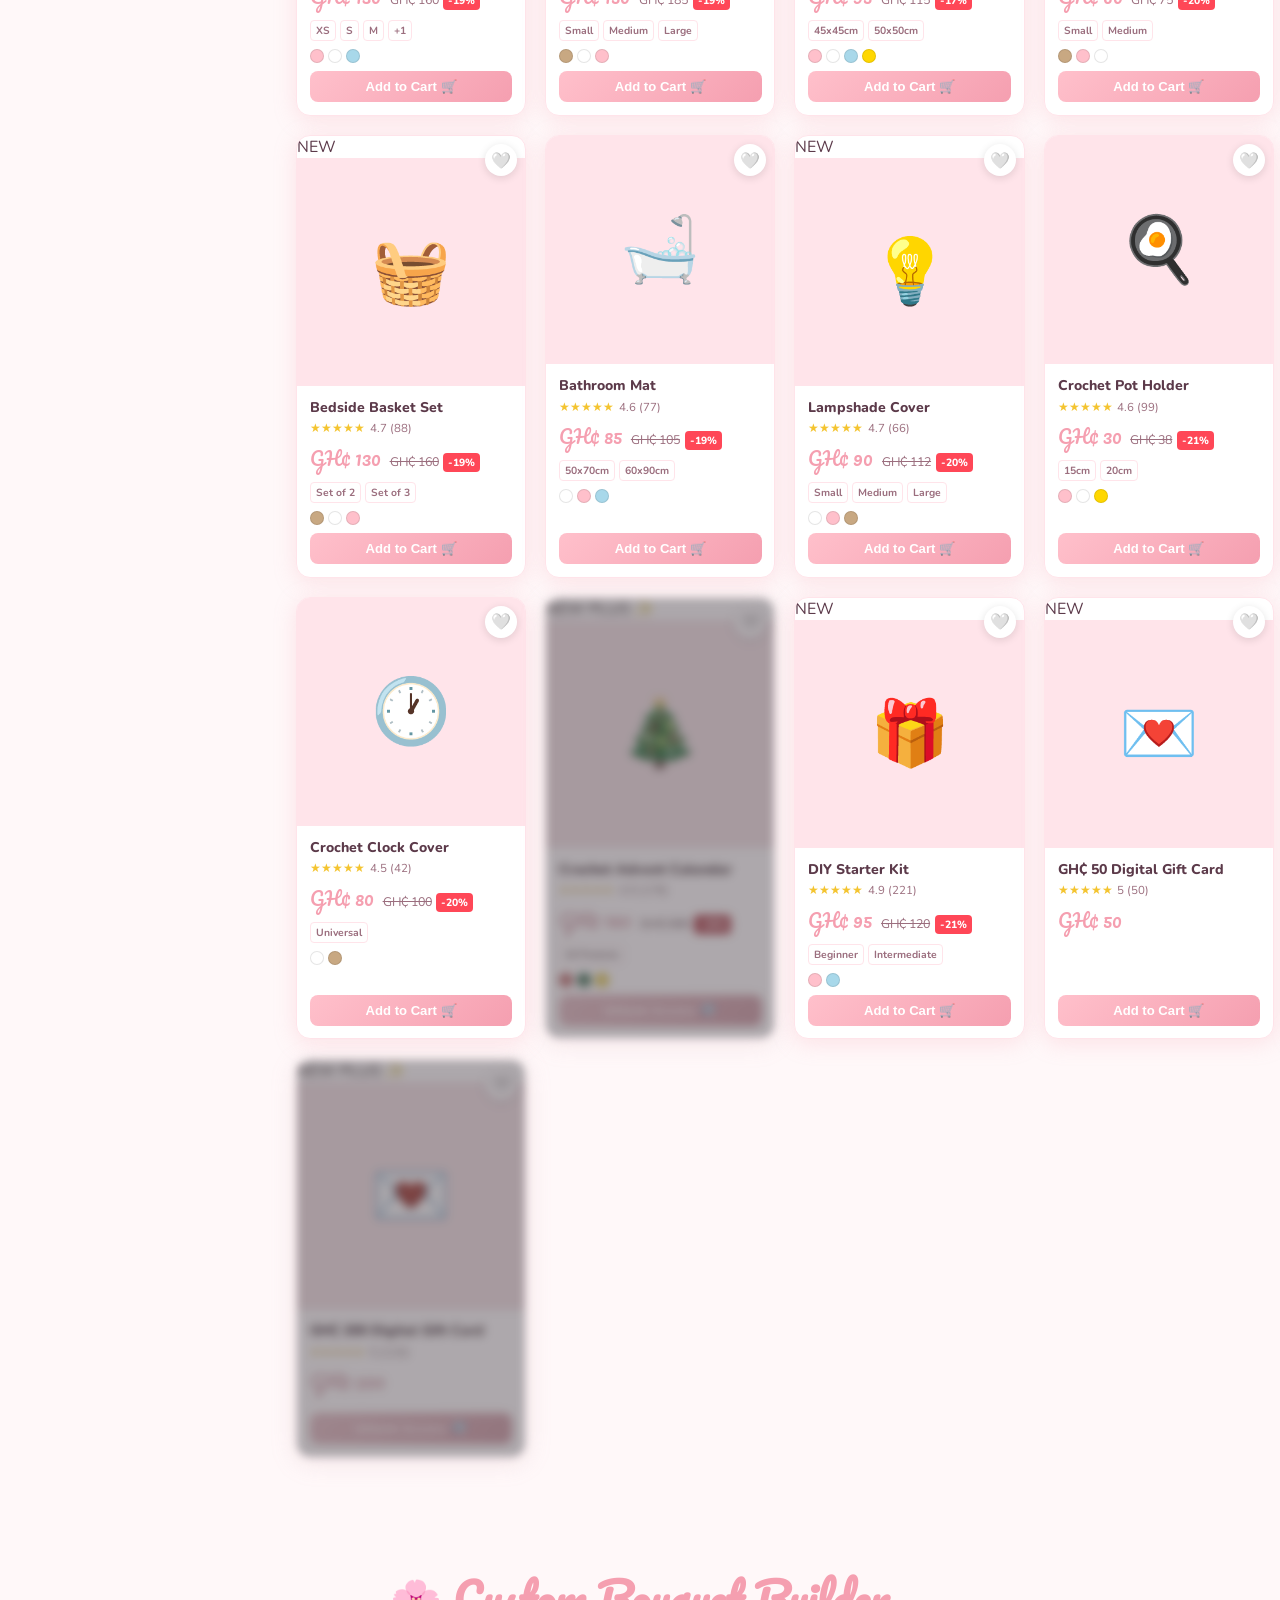
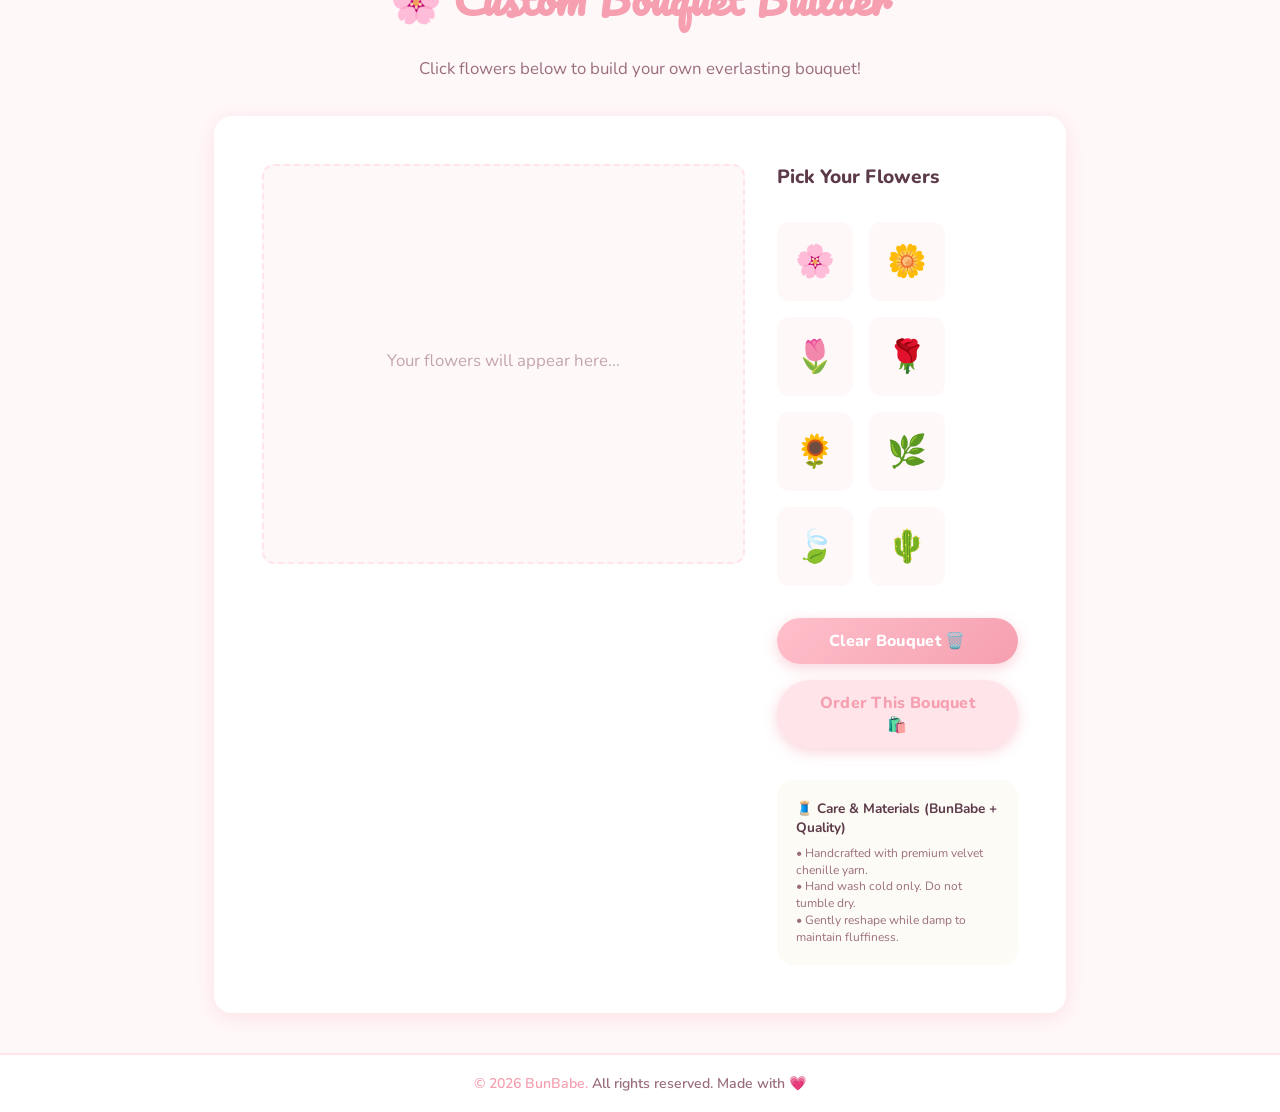
<file: shop.html>
<!DOCTYPE html>
<html lang="en">

<head>
    <meta charset="UTF-8" />
    <meta name="viewport" content="width=device-width, initial-scale=1.0" />
    <title>Shop – BunBabe 🧶</title>
    <meta name="description"
        content="Browse BunBabe's massive handmade crochet collection – 100+ plushies, keychains, flowers, hats, hoodies, bags and more!" />
    <link rel="icon" type="image/png" href="logo.png" />
    <link rel="manifest" href="manifest.json" />
    <link rel="stylesheet" href="style.css" />
    <style>
        /* ── Shop Hero ── */
        .shop-hero {
            background: radial-gradient(ellipse at 70% 30%, #ffe4ea 0%, var(--cream) 65%);
            padding: 3rem 1.5rem 1rem;
            text-align: center;
        }
        .shop-hero p { font-size: 1.05rem; margin-top: 0.3rem; }

        /* ── Filter Sidebar + Grid Layout ── */
        .shop-layout {
            display: grid;
            grid-template-columns: 240px 1fr;
            gap: 2rem;
            max-width: 1300px;
            margin: 0 auto;
            padding: 1.5rem 1.5rem 4rem;
        }
        @media (max-width: 768px) {
            .shop-layout { grid-template-columns: 1fr; }
            .sidebar { display: none; }
        }

        /* ── Sidebar ── */
        .sidebar {
            background: var(--white);
            border: 2px solid var(--pink-light);
            border-radius: var(--radius);
            padding: 1.5rem;
            box-shadow: var(--shadow);
            height: fit-content;
            position: sticky;
            top: 80px;
        }
        .sidebar h4 {
            font-size: 0.75rem;
            text-transform: uppercase;
            letter-spacing: 1.5px;
            color: var(--text-light);
            margin: 1.2rem 0 0.6rem;
        }
        .sidebar h4:first-child { margin-top: 0; }
        .cat-link {
            display: flex;
            align-items: center;
            gap: 0.5rem;
            padding: 0.45rem 0.8rem;
            border-radius: 8px;
            font-size: 0.9rem;
            font-weight: 700;
            color: var(--text-light);
            cursor: pointer;
            text-decoration: none;
            transition: background 0.2s;
        }
        .cat-link:hover, .cat-link.active {
            background: var(--pink-light);
            color: var(--pink-dark);
        }
        .cat-count {
            margin-left: auto;
            background: var(--cream);
            font-size: 0.7rem;
            padding: 1px 6px;
            border-radius: 20px;
        }
        .price-range {
            width: 100%;
            accent-color: var(--pink-dark);
        }
        .sort-select {
            width: 100%;
            padding: 0.5rem 0.8rem;
            border: 2px solid var(--pink-light);
            border-radius: 8px;
            font-family: inherit;
            font-weight: 700;
            color: var(--text);
            background: var(--white);
        }

        /* ── Products Area ── */
        .products-area { flex: 1; }
        .products-topbar {
            display: flex;
            justify-content: space-between;
            align-items: center;
            margin-bottom: 1.2rem;
            flex-wrap: wrap;
            gap: 0.8rem;
        }
        .products-count { font-size: 0.9rem; color: var(--text-light); font-weight: 700; }

        /* ── Temu-Style Grid ── */
        .products-grid {
            display: grid;
            grid-template-columns: repeat(auto-fill, minmax(200px, 1fr));
            gap: 1.2rem;
        }

        /* ── Product Card ── */
        .product-card {
            background: var(--white);
            border: 1.5px solid var(--pink-light);
            border-radius: 14px;
            overflow: hidden;
            box-shadow: var(--shadow);
            transition: transform 0.22s, box-shadow 0.22s;
            position: relative;
            cursor: pointer;
            display: flex;
            flex-direction: column;
        }
        .product-card:hover {
            transform: translateY(-5px);
            box-shadow: 0 12px 35px rgba(245, 159, 176, 0.35);
        }
        .product-img {
            width: 100%;
            aspect-ratio: 1;
            background: var(--pink-light);
            display: flex;
            align-items: center;
            justify-content: center;
            font-size: 4rem;
            position: relative;
            overflow: hidden;
            transition: transform 0.3s;
        }
        .product-card:hover .product-img { transform: scale(1.05); }
        .product-body { padding: 0.8rem; flex: 1; display: flex; flex-direction: column; }
        .product-name {
            font-size: 0.88rem;
            font-weight: 800;
            color: var(--text);
            margin-bottom: 0.2rem;
            line-height: 1.3;
        }

        /* ── Ratings ── */
        .product-rating {
            display: flex;
            align-items: center;
            gap: 0.3rem;
            margin-bottom: 0.4rem;
        }
        .stars { color: #f4c430; font-size: 0.75rem; }
        .rating-count { font-size: 0.72rem; color: var(--text-light); }

        /* ── Pricing ── */
        .product-pricing { margin-bottom: 0.5rem; }
        .price-now {
            font-family: 'Pacifico', cursive;
            font-size: 1.1rem;
            color: var(--pink-dark);
        }
        .price-was {
            font-size: 0.78rem;
            color: var(--text-light);
            text-decoration: line-through;
            margin-left: 0.3rem;
        }
        .discount-tag {
            display: inline-block;
            background: #ff4757;
            color: white;
            font-size: 0.65rem;
            font-weight: 800;
            padding: 2px 5px;
            border-radius: 4px;
            margin-left: 0.3rem;
        }

        /* ── Sizes Preview ── */
        .size-pills {
            display: flex;
            flex-wrap: wrap;
            gap: 0.25rem;
            margin-bottom: 0.5rem;
        }
        .size-pill {
            font-size: 0.65rem;
            font-weight: 700;
            border: 1px solid var(--pink-light);
            border-radius: 4px;
            padding: 2px 5px;
            color: var(--text-light);
        }

        /* ── Color Swatches ── */
        .color-swatches {
            display: flex;
            gap: 0.25rem;
            margin-bottom: 0.5rem;
        }
        .color-swatch {
            width: 14px;
            height: 14px;
            border-radius: 50%;
            border: 1.5px solid rgba(0,0,0,0.1);
        }

        /* ── Stock Tag ── */
        .stock-tag {
            font-size: 0.68rem;
            font-weight: 700;
            padding: 2px 7px;
            border-radius: 4px;
            display: inline-block;
        }
        .stock-in { background: #e6f7ed; color: #2e7d32; }
        .stock-low { background: #fff4e5; color: #ed6c02; }

        /* ── Wishlist Btn ── */
        .wishlist-btn {
            position: absolute;
            top: 8px;
            right: 8px;
            background: white;
            border: none;
            border-radius: 50%;
            width: 32px;
            height: 32px;
            display: flex;
            align-items: center;
            justify-content: center;
            cursor: pointer;
            font-size: 1rem;
            box-shadow: 0 2px 8px rgba(0,0,0,0.12);
            transition: transform 0.2s;
            z-index: 5;
        }
        .wishlist-btn:hover { transform: scale(1.2); }
        .wishlist-btn.active { color: #ff4757; }

        /* ── Ribbon ── */
        .ribbon {
            position: absolute;
            top: 12px;
            left: 0;
            background: linear-gradient(135deg, var(--pink-dark), #e88d9f);
            color: white;
            padding: 3px 10px 3px 8px;
            font-size: 0.65rem;
            font-weight: 800;
            z-index: 10;
            text-transform: uppercase;
            letter-spacing: 1px;
            border-radius: 0 4px 4px 0;
        }

        /* ── Add to Cart ── */
        .add-cart-btn {
            width: 100%;
            padding: 0.5rem;
            background: linear-gradient(135deg, var(--pink), var(--pink-dark));
            color: white;
            border: none;
            border-radius: 8px;
            font-weight: 800;
            font-size: 0.82rem;
            cursor: pointer;
            margin-top: auto;
            transition: opacity 0.2s;
        }
        .add-cart-btn:hover { opacity: 0.9; }

        /* ── VIP Locked State ── */
        .locked-vip { position: relative; }
        .locked-vip .product-body { opacity: 0.7; filter: blur(0.5px); }
        .lock-overlay {
            position: absolute;
            top: 50%; left: 50%;
            transform: translate(-50%, -50%);
            background: rgba(255,255,255,0.85);
            width: 50px; height: 50px;
            border-radius: 50%;
            display: flex; align-items: center; justify-content: center;
            font-size: 1.5rem;
            box-shadow: 0 4px 15px rgba(0,0,0,0.1);
            z-index: 10;
        }

        /* ── Sub Banner ── */
        .sub-banner {
            background: linear-gradient(135deg, #a29bfe, #6c5ce7);
            color: white;
            padding: 1.5rem;
            border-radius: 12px;
            margin-bottom: 2rem;
            display: flex;
            align-items: center;
            justify-content: space-between;
            overflow: hidden;
            position: relative;
            box-shadow: 0 8px 25px rgba(108, 92, 231, 0.4);
        }
        .sub-banner::after {
            content: '🎁';
            position: absolute;
            right: -20px;
            bottom: -20px;
            font-size: 8rem;
            opacity: 0.15;
            transform: rotate(-15deg);
        }
        .sub-banner-content h2 { color: white; margin-bottom: 0.3rem; font-size: 1.6rem; }
        .sub-banner-content p { color: rgba(255,255,255,0.9); font-size: 0.9rem; font-weight: 700; }
        .sub-btn {
            background: white;
            color: #6c5ce7;
            padding: 0.6rem 1.2rem;
            border-radius: 50px;
            font-weight: 800;
            font-size: 0.85rem;
            border: none;
            cursor: pointer;
            transition: transform 0.2s;
            z-index: 2;
        }
        .sub-btn:hover { transform: scale(1.05); }

        /* ── Search bar top ── */
        .search-bar-top {
            display: flex;
            gap: 0.8rem;
            margin-bottom: 1rem;
            flex-wrap: wrap;
        }
        .search-bar-top input {
            flex: 1;
            padding: 0.65rem 1.2rem;
            border: 2px solid var(--pink-light);
            border-radius: 50px;
            font-family: inherit;
            font-size: 0.9rem;
            min-width: 180px;
        }
        .search-bar-top input:focus { outline: none; border-color: var(--pink-dark); }

        /* ── Filter Tabs (Mobile) ── */
        .filter-tabs {
            display: flex;
            gap: 0.5rem;
            overflow-x: auto;
            padding-bottom: 0.5rem;
            margin-bottom: 1rem;
            scrollbar-width: none;
        }
        .filter-tabs::-webkit-scrollbar { display: none; }
        .filter-tab {
            white-space: nowrap;
            padding: 0.4rem 1rem;
            border-radius: 50px;
            border: 2px solid var(--pink-light);
            background: var(--white);
            font-weight: 700;
            font-size: 0.82rem;
            color: var(--text-light);
            cursor: pointer;
            transition: all 0.2s;
        }
        .filter-tab.active, .filter-tab:hover {
            background: var(--pink-dark);
            color: white;
            border-color: var(--pink-dark);
        }

        /* ── Modal ── */
        .modal-overlay {
            position: fixed; top: 0; left: 0; right: 0; bottom: 0;
            background: rgba(92, 58, 74, 0.5);
            backdrop-filter: blur(6px);
            display: none; align-items: center; justify-content: center; z-index: 1000;
        }
        .modal-content {
            background: var(--white);
            padding: 2.5rem;
            border-radius: var(--radius);
            max-width: 550px;
            width: 95%;
            position: relative;
            box-shadow: 0 20px 60px rgba(0,0,0,0.15);
            max-height: 90vh;
            overflow-y: auto;
        }
        .modal-close {
            position: absolute; top: 15px; right: 15px;
            font-size: 1.5rem; cursor: pointer; color: var(--text-light);
        }
        .modal-emoji { font-size: 5rem; text-align: center; margin-bottom: 1rem; }
        .modal-sizes { display: flex; gap: 0.5rem; flex-wrap: wrap; margin: 0.8rem 0; }
        .modal-size-btn {
            padding: 0.4rem 1rem;
            border: 2px solid var(--pink-light);
            border-radius: 8px;
            cursor: pointer;
            font-weight: 700;
            font-size: 0.85rem;
            background: var(--white);
            color: var(--text);
            transition: all 0.2s;
        }
        .modal-size-btn.selected, .modal-size-btn:hover {
            border-color: var(--pink-dark);
            background: var(--pink-light);
            color: var(--pink-dark);
        }
        .modal-colors { display: flex; gap: 0.6rem; flex-wrap: wrap; margin: 0.8rem 0; }
        .modal-color-btn {
            width: 28px; height: 28px;
            border-radius: 50%;
            border: 3px solid transparent;
            cursor: pointer;
            transition: transform 0.2s;
        }
        .modal-color-btn.selected { border-color: var(--pink-dark); transform: scale(1.2); }

        /* ── No results ── */
        .no-results {
            text-align: center;
            padding: 4rem 2rem;
            grid-column: 1/-1;
        }

        /* ── Toast Notification ── */
        #toast {
            visibility: hidden;
            min-width: 250px;
            background-color: var(--pink-dark);
            color: #fff;
            text-align: center;
            border-radius: 12px;
            padding: 16px;
            position: fixed;
            z-index: 1000;
            left: 50%;
            bottom: 30px;
            transform: translateX(-50%);
            font-size: 0.9rem;
            font-weight: 700;
            box-shadow: 0 4px 15px rgba(0,0,0,0.2);
            opacity: 0;
            transition: opacity 0.3s, bottom 0.3s, visibility 0.3s;
        }
        #toast.show {
            visibility: visible;
            bottom: 50px;
            opacity: 1;
        }

        /* ── VIP Modal ── */
        .user-actions {
            display: flex;
            align-items: center;
            gap: 15px;
        }
        .vip-btn {
            background: linear-gradient(135deg, #ffd700, #ffae34);
            color: #fff;
            border: none;
            padding: 0.5rem 1.2rem;
            border-radius: 20px;
            font-family: 'Inter', sans-serif;
            font-weight: 800;
            font-size: 0.9rem;
            cursor: pointer;
            box-shadow: 0 4px 15px rgba(255, 215, 0, 0.4);
            animation: gold-pulse 2s infinite;
            transition: all 0.2s;
        }
        .vip-btn:hover { transform: scale(1.05); }
        @keyframes gold-pulse {
            0% { box-shadow: 0 0 0 0 rgba(255, 215, 0, 0.5); }
            70% { box-shadow: 0 0 0 10px rgba(255, 215, 0, 0); }
            100% { box-shadow: 0 0 0 0 rgba(255, 215, 0, 0); }
        }
        .vip-card { text-align: center; padding: 1.5rem 0; }
        .vip-coin { font-size: 4rem; margin-bottom: 0.5rem; filter: drop-shadow(0 10px 20px rgba(255,215,0,0.5)); }
        .vip-title { font-family: 'Pacifico', cursive; font-size: 2rem; color: var(--pink-dark); }
        .vip-points { font-size: 2.8rem; font-weight: 900; color: #ffae34; margin: 0.5rem 0; }
        .vip-progress-bg { width: 100%; height: 16px; background: var(--pink-light); border-radius: 10px; margin: 1.5rem 0; overflow: hidden; }
        .vip-progress-fill { height: 100%; background: linear-gradient(90deg, #ffd700, #ff8c00); width: 45%; border-radius: 10px; transition: width 1s ease-out; }
        .vip-message { font-size: 0.95rem; font-weight: 700; color: var(--text-light); }
    </style>
</head>

<body>
        <a class="logo" href="index.html">
            BunBabe
        </a>
        <ul class="nav-links">
            <li><a href="index.html">Home</a></li>
            <li><a href="about.html">About</a></li>
            <li><a href="shop.html" class="active">Shop</a></li>
            <li><a href="contact.html">Contact</a></li>
        </ul>
        <div class="user-actions">
            <button class="vip-btn" onclick="openVipModal()">💎 VIP</button>
            <a class="nav-cart" onclick="toggleCart()">
                🛒 <span class="cart-badge">0</span>
            </a>
        </div>
    </nav>

    <main>
        <section class="shop-hero">
            <h2>BunBabe Store 🛍️</h2>
            <p>100+ handmade crochet cuties — plushies, merch, accessories & more!</p>
        </section>

        <div class="shop-layout">
            <!-- ── Sidebar ── -->
            <aside class="sidebar">
                <h4>Categories</h4>
                <a class="cat-link active" onclick="setCategory('all', this)">🌸 All Items <span class="cat-count" id="cnt-all">0</span></a>
                <a class="cat-link" onclick="setCategory('plushie', this)">🐰 Plushies <span class="cat-count" id="cnt-plushie">0</span></a>
                <a class="cat-link" onclick="setCategory('keychain', this)">🍓 Keychains <span class="cat-count" id="cnt-keychain">0</span></a>
                <a class="cat-link" onclick="setCategory('flower', this)">🌸 Flowers <span class="cat-count" id="cnt-flower">0</span></a>
                <a class="cat-link" onclick="setCategory('hat', this)">🎩 Hats <span class="cat-count" id="cnt-hat">0</span></a>
                <a class="cat-link" onclick="setCategory('accessory', this)">🎀 Accessories <span class="cat-count" id="cnt-accessory">0</span></a>
                <a class="cat-link" onclick="setCategory('merch', this)">✨ Merch <span class="cat-count" id="cnt-merch">0</span></a>
                <a class="cat-link" onclick="setCategory('clothing', this)">👗 Clothing <span class="cat-count" id="cnt-clothing">0</span></a>
                <a class="cat-link" onclick="setCategory('home', this)">🏠 Home Decor <span class="cat-count" id="cnt-home">0</span></a>

                <h4>Sort By</h4>
                <select class="sort-select" onchange="sortProducts(this.value)">
                    <option value="default">Featured</option>
                    <option value="price-asc">Price: Low to High</option>
                    <option value="price-desc">Price: High to Low</option>
                    <option value="rating">Top Rated</option>
                    <option value="newest">Newest First</option>
                </select>

                <h4>Max Price (GH₵)</h4>
                <input type="range" class="price-range" min="15" max="500" value="500" id="priceRange"
                    oninput="document.getElementById('priceVal').innerText = this.value; filterProducts()">
                <p style="font-size:0.85rem; text-align:center; margin-top:0.3rem;">Up to GH₵ <span id="priceVal">500</span></p>

                <h4>Rating</h4>
                <select class="sort-select" onchange="minRating = parseFloat(this.value); filterProducts()">
                    <option value="0">All Ratings</option>
                    <option value="4">⭐ 4+ Stars</option>
                    <option value="4.5">⭐ 4.5+ Stars</option>
                </select>
            </aside>

            <!-- ── Products Area ── -->
            <div class="products-area">
                <!-- 👑 BunBabe+ Elite Advert -->
                <div class="sub-banner" style="background: linear-gradient(135deg, #1a0f14, #2d1b24); border: 2px solid var(--gold); border-radius: 20px;">
                    <div class="sub-banner-content">
                        <h2 style="font-family: 'Pacifico', cursive; color: var(--gold);">Get the BunBabe + Perks 👑</h2>
                        <p style="color: rgba(255,255,255,0.9);">20% Member Discount • Free Shipping • Mystery Gifts</p>
                    </div>
                    <button class="sub-btn" style="background: var(--gold); color: #1a0f14;" onclick="window.location.href='membership.html'">Join Elite ✨</button>
                </div>

                <div class="search-bar-top">
                    <input type="text" id="shopSearch" placeholder="Search 100+ items..." oninput="filterProducts()">
                </div>
                <div class="filter-tabs" id="filterTabs">
                    <button class="filter-tab active" onclick="setCategory('all', this)">All</button>
                    <button class="filter-tab" onclick="setCategory('wishlist', this)">🤍 My Wishlist</button>
                    <button class="filter-tab" onclick="setCategory('plushie', this)">🐰 Plushies</button>
                    <button class="filter-tab" onclick="setCategory('giftcard', this)">💌 Gift Cards</button>
                    <button class="filter-tab" onclick="setCategory('keychain', this)">🍓 Keychains</button>
                    <button class="filter-tab" onclick="setCategory('flower', this)">🌸 Flowers</button>
                    <button class="filter-tab" onclick="setCategory('hat', this)">🎩 Hats</button>
                    <button class="filter-tab" onclick="setCategory('accessory', this)">🎀 Accessories</button>
                    <button class="filter-tab" onclick="setCategory('merch', this)">✨ Merch</button>
                    <button class="filter-tab" onclick="setCategory('clothing', this)">👗 Clothing</button>
                    <button class="filter-tab" onclick="setCategory('home', this)">🏠 Home</button>
                </div>

                <div class="products-topbar">
                    <span class="products-count" id="resultsCount">Loading...</span>
                </div>

                <div class="products-grid" id="productGrid">
                    <p style="text-align:center; padding:2rem; grid-column:1/-1;">Loading items... 🧶</p>
                </div>
            </div>
        </div>

        <!-- Bouquet Builder -->
        <div class="container" id="bouquetBuilderSection">
            <h2 class="text-center">🌸 Custom Bouquet Builder</h2>
            <p class="text-center">Click flowers below to build your own everlasting bouquet!</p>
            <div class="builder-container">
                <div class="builder-canvas" id="builderCanvas">
                    <p style="text-align:center; margin-top:180px; color:var(--text-light); opacity:0.6;">Your flowers will appear here...</p>
                </div>
                <div class="builder-controls">
                    <h3>Pick Your Flowers</h3>
                    <div class="flower-options">
                        <span class="flower-choice" onclick="addToBouquet('🌸')">🌸</span>
                        <span class="flower-choice" onclick="addToBouquet('🌼')">🌼</span>
                        <span class="flower-choice" onclick="addToBouquet('🌷')">🌷</span>
                        <span class="flower-choice" onclick="addToBouquet('🌹')">🌹</span>
                        <span class="flower-choice" onclick="addToBouquet('🌻')">🌻</span>
                        <span class="flower-choice" onclick="addToBouquet('🌿')">🌿</span>
                        <span class="flower-choice" onclick="addToBouquet('🍃')">🍃</span>
                        <span class="flower-choice" onclick="addToBouquet('🌵')">🌵</span>
                    </div>
                    <button class="btn mt-4" style="width:100%;" onclick="clearBouquet()">Clear Bouquet 🗑️</button>
                    <button class="btn mt-2" style="width:100%; background:var(--pink-light); color:var(--pink-dark);" onclick="alert('Custom bouquet order sent! We will contact you. 💗')">Order This Bouquet 🛍️</button>
                    <div style="margin-top:2rem; padding:1.2rem; background:rgba(212,175,55,0.05); border-radius:16px; border:1px solid var(--gold-light);">
                        <h4 style="font-size:0.85rem; color:var(--gold); margin-bottom:0.5rem;">🧵 Care & Materials (BunBabe + Quality)</h4>
                        <p style="font-size:0.75rem; color:var(--text-light); line-height:1.4;">
                            • Handcrafted with premium velvet chenille yarn.<br>
                            • Hand wash cold only. Do not tumble dry.<br>
                            • Gently reshape while damp to maintain fluffiness.
                        </p>
                    </div>
                </div>
            </div>
        </div>
    </main>

    <!-- ── Quick View Modal ── -->
    <div id="modalOverlay" class="modal-overlay" onclick="closeModal(event)">
        <div class="modal-content">
            <span class="modal-close" onclick="closeModalDirect()">×</span>
            <div id="modalBody"></div>
        </div>
    </div>

    <!-- ── VIP Modal ── -->
    <div id="vipModalOverlay" class="modal-overlay" onclick="closeVipModal(event)">
        <div class="modal-content" style="max-width:400px;">
            <span class="modal-close" onclick="closeVipModalDirect()">×</span>
            <div class="vip-card">
                <div class="vip-coin">🐰💎</div>
                <div class="vip-title">BunBabe VIP</div>
                <div style="font-size:0.9rem; font-weight:700; color:var(--text-light); text-transform:uppercase;">Your Reward Balance</div>
                <div class="vip-points">1,450</div>
                <div style="font-size:0.85rem; color:var(--text-light);">Bunny Points (BNB)</div>
                <div class="vip-progress-bg">
                    <div class="vip-progress-fill" style="width: 72.5%;"></div>
                </div>
                <div class="vip-message">
                    Only <strong>550 BNB</strong> more until you unlock your next 20% OFF Gold Tier Coupon! 🎁
                </div>
                <button class="action-btn" style="width:100%; margin-top:2rem; padding:1rem;" onclick="closeVipModalDirect()">Keep Shopping</button>
            </div>
        </div>
    </div>

    <!-- ── Toast Notification ── -->
    <div id="toast">Message here</div>

    <footer>
        <span>© 2026 BunBabe.</span> All rights reserved. Made with 💗
    </footer>

    <script>
    // ─── PRODUCT DATABASE (100+ items) ───────────────────────────────────────
    const allProducts = [
      // 🎁 SUBSCRIPTIONS & VIP
      { id:500, name:'Monthly Bunny Box',     emoji:'🎁', cat:'merch',     price:150, was:200, rating:5.0, reviews:89,  sizes:['1 Month','3 Months'], colors:null, badge:'SUBSCRIPTION', stock:'In Stock', new:true, sub:true },
      { id:600, name:'Diamond Queen Bunny',   emoji:'💎', cat:'plushie',   price:450, was:600, rating:5.0, reviews:12,  sizes:['XL'],                colors:['#fff','#a8d8ea'], badge:'VIP ONLY', stock:'In Stock', new:true, vipOnly:true },
      { id:601, name:'Gold Star Bee',          emoji:'🌟', cat:'plushie',   price:300, was:400, rating:4.9, reviews:25,  sizes:['L'],                 colors:['#ffd700'], badge:'VIP ONLY', stock:'In Stock', new:true, vipOnly:true },

      // PLUSHIES
      { id:1,  name:'Soft Bunny Plushie',     emoji:'🐰', cat:'plushie',   price:120, was:150, rating:4.9, reviews:312, sizes:['S','M','L'],        colors:['#ffc0cb','#fff','#a8d8ea'],  badge:'Bestseller', stock:'In Stock', new:false },
      { id:2,  name:'Mushroom Plushie',        emoji:'🍄', cat:'plushie',   price:95,  was:110, rating:4.8, reviews:178, sizes:['S','M'],            colors:['#ff6b6b','#fff','#a0522d'],  badge:'New',        stock:'In Stock', new:true  },
      { id:3,  name:'Dino Friend',             emoji:'🦕', cat:'plushie',   price:110, was:130, rating:4.7, reviews:95,  sizes:['S','M','L'],        colors:['#98d8c8','#ffd1dc'],          badge:null,         stock:'In Stock', new:false },
      { id:4,  name:'Strawberry Cow',          emoji:'🐄', cat:'plushie',   price:130, was:160, rating:5.0, reviews:244, sizes:['M','L','XL'],       colors:['#ffc0cb','#fff','#ff6b6b'],  badge:'Bestseller', stock:'In Stock', new:false },
      { id:5,  name:'Axolotl Friend',          emoji:'🦎', cat:'plushie',   price:110, was:140, rating:4.8, reviews:132, sizes:['S','M'],            colors:['#ffc0cb','#98d8c8'],          badge:'New',        stock:'In Stock', new:true  },
      { id:6,  name:'Tiny Turtle',             emoji:'🐢', cat:'plushie',   price:65,  was:80,  rating:4.6, reviews:88,  sizes:['S'],               colors:['#98d8c8','#2e8b57'],          badge:null,         stock:'In Stock', new:false },
      { id:7,  name:'Honey Bee Plushie',       emoji:'🐝', cat:'plushie',   price:80,  was:95,  rating:4.7, reviews:67,  sizes:['S','M'],            colors:['#ffd700','#000'],              badge:null,         stock:'In Stock', new:false },
      { id:8,  name:'Chunky Elephant',         emoji:'🐘', cat:'plushie',   price:140, was:170, rating:4.9, reviews:201, sizes:['M','L','XL'],       colors:['#c8c8c8','#ffd1dc','#a8d8ea'],badge:'Popular',    stock:'In Stock', new:false },
      { id:9,  name:'Baby Panda',              emoji:'🐼', cat:'plushie',   price:125, was:150, rating:4.8, reviews:189, sizes:['S','M','L'],        colors:['#fff','#333'],                badge:null,         stock:'In Stock', new:false },
      { id:10, name:'Fluffy Ghost',            emoji:'👻', cat:'plushie',   price:75,  was:90,  rating:4.6, reviews:55,  sizes:['S','M'],            colors:['#fff','#ffe4ea'],              badge:'Spooky',     stock:'In Stock', new:true  },
      { id:11, name:'Love Bear',               emoji:'🐻', cat:'plushie',   price:115, was:140, rating:4.9, reviews:298, sizes:['S','M','L','XL'],   colors:['#c8a882','#ffc0cb','#fff'],   badge:'Bestseller', stock:'In Stock', new:false },
      { id:12, name:'Frog Plushie',            emoji:'🐸', cat:'plushie',   price:90,  was:110, rating:4.7, reviews:143, sizes:['S','M'],            colors:['#7bc67e','#26a65b'],          badge:null,         stock:'In Stock', new:false },
      { id:13, name:'StarFish Plushie',        emoji:'⭐', cat:'plushie',   price:70,  was:85,  rating:4.5, reviews:39,  sizes:['S','M'],            colors:['#ffd700','#ff6b6b','#ffc0cb'],badge:'New',        stock:'In Stock', new:true  },
      { id:14, name:'Rainbow Unicorn',         emoji:'🦄', cat:'plushie',   price:145, was:180, rating:5.0, reviews:347, sizes:['M','L','XL'],       colors:['#ff9ff3','#54a0ff','#ffd700'],badge:'Bestseller', stock:'In Stock', new:false },
      { id:15, name:'Puffy Penguin',           emoji:'🐧', cat:'plushie',   price:95,  was:115, rating:4.7, reviews:112, sizes:['S','M','L'],        colors:['#000','#fff','#ffd700'],      badge:null,         stock:'In Stock', new:false },
      { id:16, name:'Chubby Cat',              emoji:'🐱', cat:'plushie',   price:100, was:125, rating:4.8, reviews:175, sizes:['S','M'],            colors:['#c8a882','#fff','#ffc0cb'],   badge:'Popular',    stock:'In Stock', new:false },
      { id:17, name:'Baby Chick',              emoji:'🐥', cat:'plushie',   price:60,  was:75,  rating:4.6, reviews:88,  sizes:['S'],               colors:['#ffd700','#ffae34'],          badge:null,         stock:'In Stock', new:false },
      { id:18, name:'Octopus Buddy',           emoji:'🐙', cat:'plushie',   price:105, was:130, rating:4.8, reviews:162, sizes:['S','M','L'],        colors:['#ff6b6b','#a29bfe','#fdc7d7'],badge:'New',        stock:'In Stock', new:true  },
      { id:19, name:'Smiling Sun',             emoji:'☀️', cat:'plushie',   price:80,  was:95,  rating:4.7, reviews:74,  sizes:['S','M'],            colors:['#ffd700','#ffae34'],          badge:null,         stock:'In Stock', new:false },
      { id:20, name:'Cactus Cutie',            emoji:'🌵', cat:'plushie',   price:75,  was:90,  rating:4.5, reviews:51,  sizes:['S','M'],            colors:['#2e8b57','#7bc67e','#ffc0cb'],badge:null,         stock:'In Stock', new:false },
      { id:21, name:'Whale Plushie',           emoji:'🐋', cat:'plushie',   price:130, was:160, rating:4.9, reviews:221, sizes:['M','L'],            colors:['#a8d8ea','#54a0ff','#fff'],   badge:'Popular',    stock:'In Stock', new:false },
      { id:22, name:'Croc Plushie',            emoji:'🐊', cat:'plushie',   price:110, was:135, rating:4.7, reviews:99,  sizes:['S','M','L'],        colors:['#2e8b57','#7bc67e'],          badge:null,         stock:'In Stock', new:false },
      { id:23, name:'Little Lamb',             emoji:'🐑', cat:'plushie',   price:95,  was:115, rating:4.8, reviews:134, sizes:['S','M'],            colors:['#fff','#ffd1dc'],              badge:null,         stock:'In Stock', new:false },
      { id:24, name:'Baby Fox',                emoji:'🦊', cat:'plushie',   price:115, was:140, rating:4.9, reviews:188, sizes:['S','M','L'],        colors:['#ff7f00','#fff','#333'],       badge:'Bestseller', stock:'In Stock', new:false },
      { id:25, name:'Dumpling Plushie',        emoji:'🥟', cat:'plushie',   price:55,  was:65,  rating:4.6, reviews:43,  sizes:['S'],               colors:['#f5deb3','#fff'],              badge:'New',        stock:'In Stock', new:true  },

      // KEYCHAINS
      { id:26, name:'Strawberry Keychain',     emoji:'🍓', cat:'keychain',  price:45,  was:55,  rating:4.7, reviews:203, sizes:null,                 colors:['#ff6b6b','#ffd700','#ffc0cb'],badge:null,         stock:'In Stock', new:false },
      { id:27, name:'Sunflower Keychain',      emoji:'🌻', cat:'keychain',  price:40,  was:50,  rating:4.6, reviews:156, sizes:null,                 colors:['#ffd700','#ff6b6b'],          badge:null,         stock:'In Stock', new:false },
      { id:28, name:'Koala Keychain',          emoji:'🐨', cat:'keychain',  price:45,  was:55,  rating:4.8, reviews:89,  sizes:null,                 colors:['#c8c8c8','#ffc0cb'],          badge:null,         stock:'In Stock', new:false },
      { id:29, name:'Rainbow Keychain',        emoji:'🌈', cat:'keychain',  price:35,  was:45,  rating:4.5, reviews:67,  sizes:null,                 colors:['#ff6b6b','#ffd700','#54a0ff'],badge:'New',        stock:'In Stock', new:true  },
      { id:30, name:'Ice Cream Keychain',      emoji:'🍦', cat:'keychain',  price:40,  was:50,  rating:4.7, reviews:112, sizes:null,                 colors:['#fff','#ffc0cb','#a8d8ea'],   badge:null,         stock:'In Stock', new:false },
      { id:31, name:'Bubble Tea Keychain',     emoji:'🧋', cat:'keychain',  price:45,  was:55,  rating:4.9, reviews:178, sizes:null,                 colors:['#c8a882','#ffd1dc','#a8d8ea'],badge:'Popular',    stock:'In Stock', new:false },
      { id:32, name:'Moon & Stars Keychain',   emoji:'🌙', cat:'keychain',  price:38,  was:48,  rating:4.6, reviews:93,  sizes:null,                 colors:['#ffd700','#fff','#a29bfe'],   badge:null,         stock:'In Stock', new:false },
      { id:33, name:'Cherry Keychain',         emoji:'🍒', cat:'keychain',  price:35,  was:45,  rating:4.7, reviews:141, sizes:null,                 colors:['#ff6b6b','#2e8b57'],          badge:'Bestseller', stock:'In Stock', new:false },
      { id:34, name:'Donut Keychain',          emoji:'🍩', cat:'keychain',  price:38,  was:48,  rating:4.6, reviews:77,  sizes:null,                 colors:['#c8a882','#ffc0cb','#a29bfe'],badge:null,         stock:'In Stock', new:false },
      { id:35, name:'Avocado Keychain',        emoji:'🥑', cat:'keychain',  price:42,  was:52,  rating:4.8, reviews:133, sizes:null,                 colors:['#2e8b57','#ffd700'],          badge:'New',        stock:'In Stock', new:true  },
      { id:36, name:'Heart Keychain',          emoji:'❤️', cat:'keychain',  price:30,  was:38,  rating:4.9, reviews:245, sizes:null,                 colors:['#ff6b6b','#ffc0cb','#a29bfe'],badge:'Bestseller', stock:'In Stock', new:false },
      { id:37, name:'Cloud Keychain',          emoji:'☁️', cat:'keychain',  price:35,  was:44,  rating:4.5, reviews:58,  sizes:null,                 colors:['#fff','#a8d8ea','#ffc0cb'],   badge:null,         stock:'In Stock', new:false },
      { id:38, name:'Alien Keychain',          emoji:'👾', cat:'keychain',  price:38,  was:47,  rating:4.6, reviews:81, sizes:null,                  colors:['#54a0ff','#7ed321','#a29bfe'],badge:null,         stock:'In Stock', new:false },

      // FLOWERS
      { id:39, name:'Daisy Bouquet',           emoji:'🌼', cat:'flower',    price:85,  was:100, rating:4.9, reviews:187, sizes:['Small','Large'],     colors:['#fff','#ffd700'],              badge:null,         stock:'In Stock', new:false },
      { id:40, name:'Romantic Tulip Single',   emoji:'🌷', cat:'flower',    price:55,  was:68,  rating:4.8, reviews:112, sizes:['Single','Bundle 3'], colors:['#ff6b6b','#ffc0cb','#fff'],   badge:null,         stock:'In Stock', new:false },
      { id:41, name:'Sunflower Bunch',         emoji:'🌻', cat:'flower',    price:90,  was:110, rating:4.9, reviews:156, sizes:['Small','Large'],     colors:['#ffd700'],                     badge:'Popular',    stock:'In Stock', new:false },
      { id:42, name:'Rose Bouquet',            emoji:'🌹', cat:'flower',    price:100, was:125, rating:5.0, reviews:234, sizes:['3 Roses','6 Roses','12 Roses'], colors:['#ff6b6b','#ffc0cb','#fff','#ff0000'], badge:'Bestseller', stock:'In Stock', new:false },
      { id:43, name:'Lavender Bunch',          emoji:'💜', cat:'flower',    price:75,  was:90,  rating:4.7, reviews:98,  sizes:['Small','Large'],     colors:['#a29bfe','#ffc0cb'],          badge:null,         stock:'In Stock', new:false },
      { id:44, name:'Cherry Blossom Stem',     emoji:'🌸', cat:'flower',    price:60,  was:72,  rating:4.8, reviews:143, sizes:['Single','Bundle 3'], colors:['#ffc0cb','#fff'],              badge:'New',        stock:'In Stock', new:true  },
      { id:45, name:'Crochet Succulent',       emoji:'🪴', cat:'flower',    price:40,  was:50,  rating:4.6, reviews:67,  sizes:['Mini','Standard'],   colors:['#2e8b57','#7bc67e'],          badge:null,         stock:'In Stock', new:false },
      { id:46, name:'Mixed Wildflower Box',    emoji:'🌺', cat:'flower',    price:120, was:150, rating:4.9, reviews:211, sizes:['6pcs','12pcs'],      colors:['#ff6b6b','#ffd700','#ffc0cb'],badge:'Elite',      stock:'In Stock', new:false },
      { id:47, name:'Poppy Bunch',             emoji:'🌷', cat:'flower',    price:70,  was:85,  rating:4.7, reviews:89,  sizes:['Small','Large'],     colors:['#ff6b6b','#ff0000'],          badge:null,         stock:'In Stock', new:false },
      { id:48, name:'Pothos Plant',            emoji:'🌿', cat:'flower',    price:55,  was:65,  rating:4.6, reviews:54,  sizes:['Mini','Standard'],   colors:['#2e8b57','#7bc67e'],          badge:'New',        stock:'In Stock', new:true  },

      // HATS
      { id:49, name:'Froggy Beanie',           emoji:'🐸', cat:'hat',       price:55,  was:68,  rating:4.9, reviews:289, sizes:['S/M','L/XL'],        colors:['#7bc67e','#2e8b57','#ffc0cb'],badge:'Popular',    stock:'In Stock', new:false },
      { id:50, name:'Cat Ear Beanie',          emoji:'🐱', cat:'hat',       price:60,  was:72,  rating:4.7, reviews:167, sizes:['S/M','L/XL'],        colors:['#c8a882','#fff','#ffc0cb','#333'], badge:null,    stock:'In Stock', new:false },
      { id:51, name:'Bear Ear Beanie',         emoji:'🐻', cat:'hat',       price:60,  was:72,  rating:4.8, reviews:201, sizes:['S/M','L/XL'],        colors:['#c8a882','#333','#ffc0cb'],   badge:'Popular',    stock:'In Stock', new:false },
      { id:52, name:'Bunny Ear Beanie',        emoji:'🐰', cat:'hat',       price:58,  was:70,  rating:4.9, reviews:312, sizes:['S/M','L/XL'],        colors:['#fff','#ffc0cb','#c8a882'],   badge:'Bestseller', stock:'In Stock', new:false },
      { id:53, name:'Flower Crown Hat',        emoji:'🌸', cat:'hat',       price:65,  was:78,  rating:4.8, reviews:145, sizes:['One Size'],          colors:['#ffc0cb','#fff','#ffd700'],   badge:'New',        stock:'In Stock', new:true  },
      { id:54, name:'Dino Hat',                emoji:'🦕', cat:'hat',       price:62,  was:75,  rating:4.7, reviews:109, sizes:['S/M','L/XL'],        colors:['#98d8c8','#2e8b57'],          badge:null,         stock:'In Stock', new:false },
      { id:55, name:'Shark Bucket Hat',        emoji:'🦈', cat:'hat',       price:68,  was:82,  rating:4.8, reviews:178, sizes:['S/M','L/XL'],        colors:['#54a0ff','#c8c8c8'],          badge:'New',        stock:'In Stock', new:true  },
      { id:56, name:'Strawberry Beret',        emoji:'🍓', cat:'hat',       price:55,  was:65,  rating:4.6, reviews:88,  sizes:['One Size'],          colors:['#ff6b6b','#fff'],              badge:null,         stock:'In Stock', new:false },
      { id:57, name:'Sun Wide Brim',           emoji:'☀️', cat:'hat',       price:72,  was:88,  rating:4.7, reviews:132, sizes:['S/M','L/XL'],        colors:['#ffd700','#fff','#c8a882'],   badge:'Summer',     stock:'In Stock', new:false },
      { id:58, name:'Panda Bucket Hat',        emoji:'🐼', cat:'hat',       price:65,  was:78,  rating:4.8, reviews:156, sizes:['S/M','L/XL'],        colors:['#fff','#333'],                badge:null,         stock:'In Stock', new:false },

      // ACCESSORIES
      { id:59, name:'Pastel Tote Bag',         emoji:'👜', cat:'accessory', price:150, was:185, rating:4.9, reviews:267, sizes:['Standard'],          colors:['#ffc0cb','#a8d8ea','#ffd700','#fff'], badge:'Elite', stock:'In Stock', new:false },
      { id:60, name:'Scrunchie Set (3pc)',      emoji:'🎀', cat:'accessory', price:25,  was:32,  rating:4.7, reviews:312, sizes:['Set of 3'],           colors:['#ffc0cb','#fff','#a8d8ea'],   badge:'Bestseller', stock:'In Stock', new:false },
      { id:61, name:'Coaster Set (4pc)',        emoji:'🍵', cat:'accessory', price:50,  was:62,  rating:4.6, reviews:78,  sizes:['Set of 4'],           colors:['#ffc0cb','#a8d8ea','#ffd700'],badge:null,         stock:'In Stock', new:false },
      { id:62, name:'Cat Ear Headband',         emoji:'😺', cat:'accessory', price:35,  was:44,  rating:4.8, reviews:189, sizes:['One Size'],           colors:['#c8a882','#ffc0cb','#333'],   badge:'Popular',    stock:'In Stock', new:false },
      { id:63, name:'Crochet Wallet',           emoji:'👛', cat:'accessory', price:85,  was:105, rating:4.7, reviews:121, sizes:['Standard'],           colors:['#ffc0cb','#c8a882','#fff'],   badge:null,         stock:'In Stock', new:false },
      { id:64, name:'Phone Pouch',              emoji:'📱', cat:'accessory', price:65,  was:80,  rating:4.6, reviews:98,  sizes:['Universal'],          colors:['#ffc0cb','#a8d8ea','#ffd700'],badge:'New',        stock:'In Stock', new:true  },
      { id:65, name:'Lavender Eye Pillow',      emoji:'😴', cat:'accessory', price:55,  was:68,  rating:4.8, reviews:143, sizes:['One Size'],           colors:['#a29bfe','#ffc0cb'],          badge:null,         stock:'In Stock', new:false },
      { id:66, name:'Chunky Friendship Band',   emoji:'🤝', cat:'accessory', price:20,  was:25,  rating:4.7, reviews:222, sizes:['XS','S','M','L'],     colors:['#ff6b6b','#ffd700','#54a0ff','#ffc0cb'], badge:'Bestseller', stock:'In Stock', new:false },
      { id:67, name:'Crochet Hair Clip Set',    emoji:'🌸', cat:'accessory', price:30,  was:38,  rating:4.6, reviews:99,  sizes:['Set of 5'],           colors:['#ffc0cb','#ffd700','#fff'],   badge:null,         stock:'In Stock', new:false },
      { id:68, name:'Bucket Bag',               emoji:'🪣', cat:'accessory', price:120, was:150, rating:4.8, reviews:134, sizes:['Standard'],           colors:['#ffc0cb','#c8a882','#a8d8ea'],badge:null,         stock:'In Stock', new:false },
      { id:69, name:'Crossbody Bag',            emoji:'💼', cat:'accessory', price:130, was:160, rating:4.7, reviews:108, sizes:['Standard'],           colors:['#ffc0cb','#fff','#c8a882'],   badge:'New',        stock:'In Stock', new:true  },
      { id:70, name:'Market Bag',               emoji:'🛍️', cat:'accessory', price:90,  was:110, rating:4.8, reviews:167, sizes:['Standard'],           colors:['#ffc0cb','#a8d8ea','#ffd700'],badge:'Popular',    stock:'In Stock', new:false },
      { id:71, name:'Coin Purse',               emoji:'🪙', cat:'accessory', price:35,  was:42,  rating:4.6, reviews:88,  sizes:['Standard'],           colors:['#ffc0cb','#c8a882','#a8d8ea'],badge:null,         stock:'In Stock', new:false },
      { id:72, name:'Bookmarker (Set 3)',        emoji:'📖', cat:'accessory', price:25,  was:32,  rating:4.7, reviews:77,  sizes:['Set of 3'],           colors:['#ffc0cb','#ffd700','#a29bfe'],badge:'New',        stock:'In Stock', new:true  },
      { id:73, name:'Bottle Holder Sling',      emoji:'🧴', cat:'accessory', price:70,  was:85,  rating:4.7, reviews:112, sizes:['Standard'],           colors:['#ffc0cb','#a8d8ea','#ffd700'],badge:null,         stock:'In Stock', new:false },

      // MERCH
      { id:74, name:'BunBabe Hoodie',           emoji:'🧥', cat:'merch',     price:220, was:280, rating:4.9, reviews:187, sizes:['XS','S','M','L','XL','XXL'], colors:['#fff','#ffc0cb','#333','#a8d8ea'], badge:'New', stock:'In Stock', new:true },
      { id:75, name:'BunBabe School Bag',       emoji:'🎒', cat:'merch',     price:180, was:225, rating:4.8, reviews:201, sizes:['Standard'],                 colors:['#ffc0cb','#a8d8ea','#333'],    badge:'Elite',      stock:'In Stock', new:false },
      { id:76, name:'BunBabe Water Bottle',     emoji:'🍶', cat:'merch',     price:55,  was:70,  rating:4.7, reviews:156, sizes:['500ml','750ml','1L'],        colors:['#ffc0cb','#a8d8ea','#fff','#333'], badge:null,    stock:'In Stock', new:false },
      { id:77, name:'BunBabe T-Shirt',          emoji:'👕', cat:'merch',     price:95,  was:120, rating:4.7, reviews:134, sizes:['XS','S','M','L','XL'],       colors:['#fff','#ffc0cb','#333','#a8d8ea'], badge:'New',   stock:'In Stock', new:true  },
      { id:78, name:'BunBabe Tote Bag',         emoji:'🛒', cat:'merch',     price:75,  was:95,  rating:4.8, reviews:98,  sizes:['Standard'],                 colors:['#fff','#ffc0cb'],              badge:null,         stock:'In Stock', new:false },
      { id:79, name:'BunBabe Cap',              emoji:'🧢', cat:'merch',     price:65,  was:80,  rating:4.6, reviews:77,  sizes:['S/M','L/XL'],               colors:['#ffc0cb','#fff','#333'],        badge:null,         stock:'In Stock', new:false },
      { id:80, name:'BunBabe Sticker Pack',     emoji:'🩹', cat:'merch',     price:20,  was:25,  rating:4.9, reviews:312, sizes:['10pcs','20pcs'],             colors:null,                            badge:'Bestseller', stock:'In Stock', new:false },
      { id:81, name:'BunBabe Mug',              emoji:'☕', cat:'merch',     price:60,  was:75,  rating:4.8, reviews:144, sizes:['250ml','350ml'],             colors:['#fff','#ffc0cb'],              badge:null,         stock:'In Stock', new:false },
      { id:82, name:'BunBabe Sweatpants',       emoji:'👖', cat:'merch',     price:160, was:200, rating:4.7, reviews:89,  sizes:['XS','S','M','L','XL'],       colors:['#fff','#ffc0cb','#333'],        badge:'New',        stock:'In Stock', new:true  },
      { id:83, name:'BunBabe Pencil Case',      emoji:'✏️', cat:'merch',     price:45,  was:55,  rating:4.7, reviews:111, sizes:['Standard'],                 colors:['#ffc0cb','#fff','#a8d8ea'],    badge:null,         stock:'In Stock', new:false },

      // CLOTHING
      { id:84, name:'Lace Crochet Top',         emoji:'👚', cat:'clothing',  price:185, was:230, rating:4.8, reviews:134, sizes:['XS','S','M','L','XL'],       colors:['#fff','#ffc0cb','#c8a882'],    badge:'Trending',   stock:'In Stock', new:true  },
      { id:85, name:'Crochet Cardigan',         emoji:'🧣', cat:'clothing',  price:280, was:350, rating:4.9, reviews:201, sizes:['XS','S','M','L','XL'],       colors:['#fff','#c8a882','#ffc0cb','#a8d8ea'], badge:'Elite', stock:'In Stock', new:false },
      { id:86, name:'Crop Crochet Top',         emoji:'🩱', cat:'clothing',  price:140, was:175, rating:4.7, reviews:167, sizes:['XS','S','M','L'],            colors:['#ffc0cb','#fff','#ffd700','#a8d8ea'], badge:'New',   stock:'In Stock', new:true  },
      { id:87, name:'Crochet Bucket Hat',       emoji:'🪣', cat:'clothing',  price:70,  was:85,  rating:4.7, reviews:112, sizes:['S/M','L/XL'],               colors:['#ffc0cb','#a8d8ea','#ffd700','#fff'], badge:null,    stock:'In Stock', new:false },
      { id:88, name:'Boho Maxi Vest',           emoji:'🧶', cat:'clothing',  price:250, was:310, rating:4.8, reviews:88,  sizes:['S','M','L','XL'],            colors:['#c8a882','#fff','#ffc0cb'],    badge:'Trending',   stock:'In Stock', new:true  },
      { id:89, name:'Crochet Skirt Mini',       emoji:'👗', cat:'clothing',  price:165, was:205, rating:4.7, reviews:99,  sizes:['XS','S','M','L'],            colors:['#fff','#ffc0cb','#a8d8ea'],    badge:'New',        stock:'In Stock', new:true  },
      { id:90, name:'Stripe Crochet Set',       emoji:'🩲', cat:'clothing',  price:210, was:265, rating:4.8, reviews:78,  sizes:['XS','S','M','L','XL'],       colors:['#fff','#ff6b6b','#54a0ff'],    badge:'New',        stock:'In Stock', new:true  },
      { id:91, name:'Crochet Lounge Shorts',    emoji:'🩳', cat:'clothing',  price:95,  was:120, rating:4.6, reviews:65,  sizes:['XS','S','M','L','XL'],       colors:['#ffc0cb','#a8d8ea','#fff'],    badge:null,         stock:'In Stock', new:false },
      { id:92, name:'Crochet Belt',             emoji:'🪡', cat:'clothing',  price:45,  was:55,  rating:4.5, reviews:44,  sizes:['XS','S','M','L','XL'],       colors:['#ffc0cb','#c8a882','#fff'],    badge:null,         stock:'In Stock', new:false },
      { id:93, name:'Halter Neck Top',          emoji:'👙', cat:'clothing',  price:130, was:160, rating:4.7, reviews:115, sizes:['XS','S','M','L'],            colors:['#ffc0cb','#fff','#a8d8ea'],    badge:'Summer',     stock:'In Stock', new:false },

      // HOME DECOR
      { id:94,  name:'Wall Hanging Macramé',    emoji:'🖼️', cat:'home',      price:150, was:185, rating:4.8, reviews:132, sizes:['Small','Medium','Large'],     colors:['#c8a882','#fff','#ffc0cb'],    badge:'Popular',    stock:'In Stock', new:false },
      { id:95,  name:'Crochet Cushion Cover',   emoji:'🛋️', cat:'home',      price:95,  was:115, rating:4.7, reviews:98,  sizes:['45x45cm','50x50cm'],         colors:['#ffc0cb','#fff','#a8d8ea','#ffd700'], badge:null,    stock:'In Stock', new:false },
      { id:96,  name:'Hanging Plant Holder',    emoji:'🌱', cat:'home',      price:60,  was:75,  rating:4.8, reviews:167, sizes:['Small','Medium'],             colors:['#c8a882','#ffc0cb','#fff'],    badge:'Popular',    stock:'In Stock', new:false },
      { id:97,  name:'Crochet Table Runner',    emoji:'🪡', cat:'home',      price:110, was:135, rating:4.6, reviews:55,  sizes:['30x90cm','30x150cm'],        colors:['#fff','#ffc0cb','#c8a882'],    badge:null,         stock:'In Stock', new:false },
      { id:98,  name:'Bedside Basket Set',      emoji:'🧺', cat:'home',      price:130, was:160, rating:4.7, reviews:88,  sizes:['Set of 2','Set of 3'],        colors:['#c8a882','#fff','#ffc0cb'],    badge:'New',        stock:'In Stock', new:true  },
      { id:99,  name:'Bathroom Mat',            emoji:'🛁', cat:'home',      price:85,  was:105, rating:4.6, reviews:77,  sizes:['50x70cm','60x90cm'],         colors:['#fff','#ffc0cb','#a8d8ea'],    badge:null,         stock:'In Stock', new:false },
      { id:100, name:'Lampshade Cover',         emoji:'💡', cat:'home',      price:90,  was:112, rating:4.7, reviews:66,  sizes:['Small','Medium','Large'],     colors:['#fff','#ffc0cb','#c8a882'],    badge:'New',        stock:'In Stock', new:true  },
      { id:101, name:'Crochet Pot Holder',      emoji:'🍳', cat:'home',      price:30,  was:38,  rating:4.6, reviews:99,  sizes:['15cm','20cm'],               colors:['#ffc0cb','#fff','#ffd700'],    badge:null,         stock:'In Stock', new:false },
      { id:102, name:'Dream Catcher',           emoji:'🌙', cat:'home',      price:75,  was:92,  rating:4.8, reviews:143, sizes:['Small','Medium','Large'],     colors:['#c8a882','#ffc0cb','#fff','#a29bfe'], badge:'Popular', stock:'In Stock', new:false },
      { id:103, name:'Crochet Clock Cover',     emoji:'🕐', cat:'home',      price:80,  was:100, rating:4.5, reviews:42,  sizes:['Universal'],                 colors:['#fff','#c8a882'],              badge:null,         stock:'In Stock', new:false },
      { id:104, name:'Crochet Advent Calendar', emoji:'🎄', cat:'home',      price:160, was:200, rating:4.9, reviews:178, sizes:['24 Pockets'],                colors:['#ff6b6b','#2e8b57','#ffd700'], badge:'Seasonal',   stock:'In Stock', new:true  },
      { id:105, name:'DIY Starter Kit',         emoji:'🎁', cat:'home',      price:95,  was:120, rating:4.9, reviews:221, sizes:['Beginner','Intermediate'],    colors:['#ffc0cb','#a8d8ea'],           badge:'New',        stock:'In Stock', new:true  },

      // GIFT CARDS
      { id:200, name:'GH₵ 50 Digital Gift Card', emoji:'💌', cat:'giftcard', price:50,  was:null, rating:5.0, reviews:50,  sizes:null, colors:null, badge:'Gift', stock:'In Stock', new:true },
      { id:201, name:'GH₵ 100 Digital Gift Card', emoji:'💌', cat:'giftcard', price:100, was:null, rating:5.0, reviews:80,  sizes:null, colors:null, badge:'Popular', stock:'In Stock', new:true },
      { id:202, name:'GH₵ 200 Digital Gift Card', emoji:'💌', cat:'giftcard', price:200, was:null, rating:5.0, reviews:110, sizes:null, colors:null, badge:'VIP', stock:'In Stock', new:true }
    ];

    // ─── STATE ────────────────────────────────────────────────
    let currentCategory = 'all';
    let currentSort = 'default';
    let maxPrice = 500;
    let minRating = 0;
    let wishlist = JSON.parse(localStorage.getItem('bunbabe_wishlist') || '[]');

    // ─── INIT ─────────────────────────────────────────────────
    async function initShop() {
        // Connect to database and merge products
        if (window.DATABASE) {
            try {
                const dbProducts = await window.DATABASE.getProducts();
                if (dbProducts && dbProducts.length > 0) {
                    // Update allProducts by filtering out old ones with same ID or adding new ones
                    dbProducts.forEach(newP => {
                        const idx = allProducts.findIndex(p => p.id === newP.id);
                        if (idx !== -1) allProducts[idx] = newP;
                        else allProducts.push(newP);
                    });
                }
            } catch(e) { console.warn("DB not ready, using defaults", e); }
        }
        
        updateCounts();
        filterProducts();
    }

    // ─── COUNT BADGES ─────────────────────────────────────────
    function updateCounts() {
        const cats = ['all','plushie','keychain','flower','hat','accessory','merch','clothing','home'];
        cats.forEach(cat => {
            const el = document.getElementById('cnt-' + cat);
            if (el) el.innerText = cat === 'all' ? allProducts.length : allProducts.filter(p => p.cat === cat).length;
        });
    }

    // ─── SET CATEGORY ─────────────────────────────────────────
    function setCategory(cat, el) {
        currentCategory = cat;
        // Update all active states
        document.querySelectorAll('.cat-link, .filter-tab').forEach(b => b.classList.remove('active'));
        if (el) el.classList.add('active');
        filterProducts();
    }

    // ─── SORT ─────────────────────────────────────────────────
    function sortProducts(val) {
        currentSort = val;
        filterProducts();
    }

    // ─── FILTER + RENDER ──────────────────────────────────────
    function filterProducts() {
        const search = document.getElementById('shopSearch').value.toLowerCase();
        maxPrice = parseInt(document.getElementById('priceRange').value);

        let filtered = allProducts.filter(p => {
            const matchCat = currentCategory === 'all' || p.cat === currentCategory || (currentCategory === 'wishlist' && wishlist.includes(p.id));
            const matchSearch = p.name.toLowerCase().includes(search);
            const matchPrice = p.price <= maxPrice;
            const matchRating = p.rating >= minRating;
            return matchCat && matchSearch && matchPrice && matchRating;
        });

        // Sort
        if (currentSort === 'price-asc') filtered.sort((a,b) => a.price - b.price);
        else if (currentSort === 'price-desc') filtered.sort((a,b) => b.price - a.price);
        else if (currentSort === 'rating') filtered.sort((a,b) => a.rating - b.rating);
        else if (currentSort === 'newest') filtered.sort((a,b) => (b.new ? 1 : 0) - (a.new ? 1 : 0));

        renderProducts(filtered);
    }

    // ─── RENDER ───────────────────────────────────────────────
    function renderProducts(products) {
        const grid = document.getElementById('productGrid');
        document.getElementById('resultsCount').innerText = `${products.length} items found`;

        if (products.length === 0) {
            grid.innerHTML = `<div class="no-results"><div style="font-size:4rem">🧶</div><h3>No items found</h3><p>Try adjusting your filters!</p></div>`;
            return;
        }

        grid.innerHTML = products.map(p => {
            const discount = p.was ? Math.round((1 - p.price/p.was)*100) : 0;
            const stars = '★'.repeat(Math.round(p.rating)) + '☆'.repeat(5 - Math.round(p.rating));
            const inWishlist = wishlist.includes(p.id);
            const isVipOnly = p.vipOnly;

            // Simple VIP check
            const orders = JSON.parse(localStorage.getItem('bunbabe_orders') || '[]');
            const session = JSON.parse(localStorage.getItem('bb_session') || 'null');
            const totalSpent = session ? orders.filter(o => o.customerName === session.firstName).reduce((s,o) => s + Number(o.total||0), 0) : 0;
            const isVip = totalSpent > 200;

            // + Plus Badge for expensive items
            const isPlus = p.price > 150;
            const plusActive = isPlusActive();

            const sizePills = p.sizes ? p.sizes.slice(0,3).map(s => `<span class="size-pill">${s}</span>`).join('') : '';
            const colorDots = p.colors ? p.colors.slice(0,4).map(c => `<span class="color-swatch" style="background:${c}" onclick="event.stopPropagation(); changeProductColor(${p.id}, '${c}')"></span>`).join('') : '';

            return `
            <div class="product-card ${isVipOnly && !isVip ? 'locked-vip' : ''} ${isPlus && !plusActive ? 'plus-locked' : ''}" id="pc-${p.id}" onclick="${isPlus && !plusActive ? "checkPlusRequirement('Plus Inventory')" : (isVipOnly && !isVip ? 'openVipModal()' : `openQuickView(${p.id})`)}">
                ${isPlus && !plusActive ? `
                    <div class="plus-overlay">
                        <h4>💎 BunBabe +</h4>
                        <p style="font-size:0.6rem; margin-bottom:0.5rem;">Exclusive Boutique Item</p>
                        <button class="btn-plus">Unlock Access</button>
                    </div>
                ` : ''}
                <div class="product-badge-row">
                    ${p.new ? '<span class="badge badge-new">NEW</span>' : ''}
                    ${isPlus ? '<span class="plus-badge">PLUS ✨</span>' : ''}
                    ${isVipOnly ? '<span class="badge" style="background:#5c3a4a; color:white;">👑 VIP</span>' : ''}
                </div>
                <button class="wishlist-btn ${inWishlist ? 'active' : ''}" id="wb-${p.id}"
                    onclick="event.stopPropagation(); toggleWishlist(${p.id})">
                    ${inWishlist ? '❤️' : '🤍'}
                </button>
                <div class="product-img">${p.emoji} ${isVipOnly && !isVip ? '<div class="lock-overlay">🔒</div>' : ''}</div>
                <div class="product-body">
                    <div class="product-name">${p.name}</div>
                    <div class="product-rating">
                        <span class="stars">${stars}</span>
                        <span class="rating-count">${p.rating} (${p.reviews})</span>
                    </div>
                    <div class="product-pricing">
                        <span class="price-now">GH₵ ${p.price}</span>
                        ${p.was ? `<span class="price-was">GH₵ ${p.was}</span><span class="discount-tag">-${discount}%</span>` : ''}
                    </div>
                    ${sizePills ? `<div class="size-pills">${sizePills}${p.sizes && p.sizes.length > 3 ? `<span class="size-pill">+${p.sizes.length-3}</span>` : ''}</div>` : ''}
                    <div class="color-swatches">${colorDots}</div>
                    <button class="add-cart-btn" onclick="event.stopPropagation(); ${isPlus && !plusActive ? "checkPlusRequirement('Checkout')" : (isVipOnly && !isVip ? 'openVipModal()' : `addToCart('${p.name}', 'GH₵ ${p.price}', '${p.emoji}')`)}">
                        ${isPlus && !plusActive ? 'Unlock Access 💎' : (isVipOnly && !isVip ? 'VIP Locked 🔒' : p.sub ? 'Subscribe 📦' : 'Add to Cart 🛒')}
                    </button>
                </div>
            </div>`;
        }).join('');
    }

    // ─── PRODUCT COLOR INTERACTION ────────────────────────────
    function changeProductColor(id, hex) {
        const card = document.getElementById('pc-' + id);
        if (!card) return;
        
        // Add glowing shadow and pop animation to emoji!
        const img = card.querySelector('.product-img');
        img.style.filter = `drop-shadow(0 15px 30px ${hex})`;
        img.style.transform = 'translateY(-5px) scale(1.1)';
        img.style.transition = 'all 0.3s ease';
        setTimeout(() => { img.style.transform = 'translateY(0) scale(1)'; }, 300);

        // Style the button to match the color!
        const btn = card.querySelector('.add-cart-btn');
        btn.style.background = hex;
        btn.style.borderColor = hex;
        btn.style.color = getContrastYIQ(hex);

        // Update cart logic to include color choice!
        const name = btn.dataset.baseName;
        const price = btn.dataset.price;
        const emoji = btn.dataset.emoji;
        btn.setAttribute('onclick', `event.stopPropagation(); addToCart('${name} (Color: ${hex})', 'GH₵ ${price}', '${emoji}')`);
        
        // Show a mini toast
        showToast("✨ Color selected!");
    }

    function getContrastYIQ(hexcolor){
        hexcolor = hexcolor.replace("#", "");
        if(hexcolor.length === 3) hexcolor = hexcolor.split('').map(c=>c+c).join('');
        var r = parseInt(hexcolor.substr(0,2),16);
        var g = parseInt(hexcolor.substr(2,2),16);
        var b = parseInt(hexcolor.substr(4,2),16);
        var yiq = ((r*299)+(g*587)+(b*114))/1000;
        return (yiq >= 140) ? '#333' : '#fff';
    }

    // ─── VIP MODAL ─────────────────────────────────────────────
    function openVipModal() {
        document.getElementById('vipModalOverlay').classList.add('active');
        document.body.style.overflow = 'hidden';
    }
    function closeVipModalDirect() {
        document.getElementById('vipModalOverlay').classList.remove('active');
        document.body.style.overflow = '';
    }
    function closeVipModal(e) {
        if (e.target.id === 'vipModalOverlay') closeVipModalDirect();
    }

    // ─── TOAST NOTIFICATION ────────────────────────────────────
    function showToast(msg) {
        const toast = document.getElementById("toast");
        toast.innerText = msg;
        toast.className = "show";
        setTimeout(function(){ toast.className = toast.className.replace("show", ""); }, 3000);
    }

    // ─── WISHLIST ─────────────────────────────────────────────
    function toggleWishlist(id) {
        if (wishlist.includes(id)) {
            wishlist = wishlist.filter(x => x !== id);
            document.getElementById('wb-' + id).classList.remove('active');
            document.getElementById('wb-' + id).innerText = '🤍';
            const mw = document.getElementById('modal-wb-' + id);
            if (mw) { mw.classList.remove('active'); mw.innerText = '🤍'; }
        } else {
            wishlist.push(id);
            document.getElementById('wb-' + id).classList.add('active');
            document.getElementById('wb-' + id).innerText = '❤️';
            const mw = document.getElementById('modal-wb-' + id);
            if (mw) { mw.classList.add('active'); mw.innerText = '❤️'; }
        }
        localStorage.setItem('bunbabe_wishlist', JSON.stringify(wishlist));
        if (currentCategory === 'wishlist') filterProducts();
    }

    // ─── QUICK VIEW ───────────────────────────────────────────
    function openQuickView(id) {
        const p = allProducts.find(x => x.id === id);
        if (!p) return;

        const discount = p.was ? Math.round((1 - p.price/p.was)*100) : 0;
        const stars = '★'.repeat(Math.round(p.rating)) + '☆'.repeat(5 - Math.round(p.rating));

        const sizeBtns = p.sizes ? p.sizes.map((s,i) =>
            `<button class="modal-size-btn ${i===0?'selected':''}" onclick="selectSize(this,'${s}')">${s}</button>`).join('') : '<p style="color:var(--text-light); font-size:0.9rem;">One size fits all</p>';

        const colorBtns = p.colors ? p.colors.map((c,i) =>
            `<button class="modal-color-btn ${i===0?'selected':''}" style="background:${c}" onclick="selectColor(this,'${c}')" title="${c}"></button>`).join('') : '';

        document.getElementById('modalBody').innerHTML = `
            <div class="modal-emoji">${p.emoji}</div>
            <h2 style="margin-bottom:0.3rem">${p.name}</h2>
            <div style="display:flex; align-items:center; gap:0.8rem; margin-bottom:1rem;">
                <span style="color:#f4c430; font-size:1rem">${stars}</span>
                <span style="color:var(--text-light); font-size:0.85rem">${p.rating} · ${p.reviews} reviews</span>
                ${p.badge ? `<span style="background:var(--pink-dark); color:white; font-size:0.7rem; padding:2px 8px; border-radius:20px; font-weight:800; text-transform:uppercase">${p.badge}</span>` : ''}
            </div>

            <div style="background:var(--cream); border-radius:12px; padding:1rem; margin-bottom:1rem;">
                <div style="display:flex; align-items:baseline; gap:0.5rem;">
                    <span style="font-family:'Pacifico',cursive; font-size:2rem; color:var(--pink-dark)">GH₵ ${p.price}</span>
                    ${p.was ? `<span style="text-decoration:line-through; color:var(--text-light)">GH₵ ${p.was}</span>
                    <span style="background:#ff4757; color:white; padding:2px 8px; border-radius:4px; font-size:0.8rem; font-weight:800">SAVE ${discount}%</span>` : ''}
                </div>
            </div>

            ${p.sizes ? `<p style="font-weight:800; margin-bottom:0.5rem">Size:</p><div class="modal-sizes">${sizeBtns}</div>` : ''}
            ${p.colors ? `<p style="font-weight:800; margin-bottom:0.5rem">Color:</p><div class="modal-colors">${colorBtns}</div>` : ''}

            <p style="color:var(--text-light); font-size:0.9rem; line-height:1.7; margin-bottom:1.5rem">
                Lovingly handmade with premium yarn, every stitch crafted with care. 
                Each item is unique — no two are exactly alike! 🧶
            </p>
            <div style="display:flex; gap:0.8rem;">
                <button class="btn" style="flex:1" onclick="addToCart('${p.name}', 'GH₵ ${p.price}', '${p.emoji}'); closeModalDirect()">Add to Cart 🛒</button>
                <button class="wishlist-btn" style="position:static; box-shadow:none; border:2px solid var(--pink-light); width:48px; height:48px; font-size:1.3rem;"
                    onclick="toggleWishlist(${p.id})">🤍</button>
            </div>
        `;
        document.getElementById('modalOverlay').style.display = 'flex';
    }

    function selectSize(btn, size) {
        btn.closest('.modal-sizes').querySelectorAll('.modal-size-btn').forEach(b => b.classList.remove('selected'));
        btn.classList.add('selected');
    }
    function selectColor(btn, color) {
        btn.closest('.modal-colors').querySelectorAll('.modal-color-btn').forEach(b => b.classList.remove('selected'));
        btn.classList.add('selected');
    }
    function closeModal(e) {
        if (e.target.id === 'modalOverlay') document.getElementById('modalOverlay').style.display = 'none';
    }
    function closeModalDirect() {
        document.getElementById('modalOverlay').style.display = 'none';
    }

    window.addEventListener('DOMContentLoaded', initShop);
    </script>

    <!-- Toast -->
    <div id="toast" style="display:none; position:fixed; bottom:20px; right:20px; background:var(--pink-dark); color:white; padding:15px 25px; border-radius:12px; font-weight:700; z-index:2000; box-shadow:0 4px 12px rgba(0,0,0,0.15);"></div>
    <script src="db.js"></script>
    <script src="cart.js"></script>
    <script src="features.js"></script>

    <!-- Floating Antigravity Bubble -->
    <div id="antigravity-bubble" onclick="window.location.href='admin.html#sec-ai'" style="position:fixed; bottom:20px; right:20px; width:60px; height:60px; background:#3a2535; border:3px solid var(--pink); border-radius:50%; display:flex; align-items:center; justify-content:center; font-size:2rem; cursor:pointer; box-shadow: 0 10px 30px rgba(0,0,0,0.3); z-index:1000; transition:all 0.3s cubic-bezier(0.175, 0.885, 0.32, 1.275);">
        🛸
    </div>
    <style>#antigravity-bubble:hover { transform: scale(1.1) rotate(15deg); }</style>

    <!-- ── Cart Drawer ── -->
    <div id="cartOverlay" class="cart-overlay" onclick="closeCart()"></div>
    <div id="cartDrawer" class="cart-drawer">
        <div class="cart-header">
            <h3>Your Cart 🛍️</h3>
            <span class="cart-close" onclick="closeCart()">×</span>
        </div>
        <div id="cartItems" class="cart-items"></div>
        <div class="cart-footer">
            <div class="cart-summary">
                <span>Total:</span>
                <span id="cartTotal">GH₵ 0</span>
            </div>
            <button class="btn cart-checkout-btn" onclick="checkout()">Proceed to Checkout ✨</button>
        </div>
    </div>

    <script>
      if ('serviceWorker' in navigator) {
        window.addEventListener('load', () => {
          navigator.serviceWorker.register('sw.js');
        });
      }
    </script>
</body>
</html>
</file>
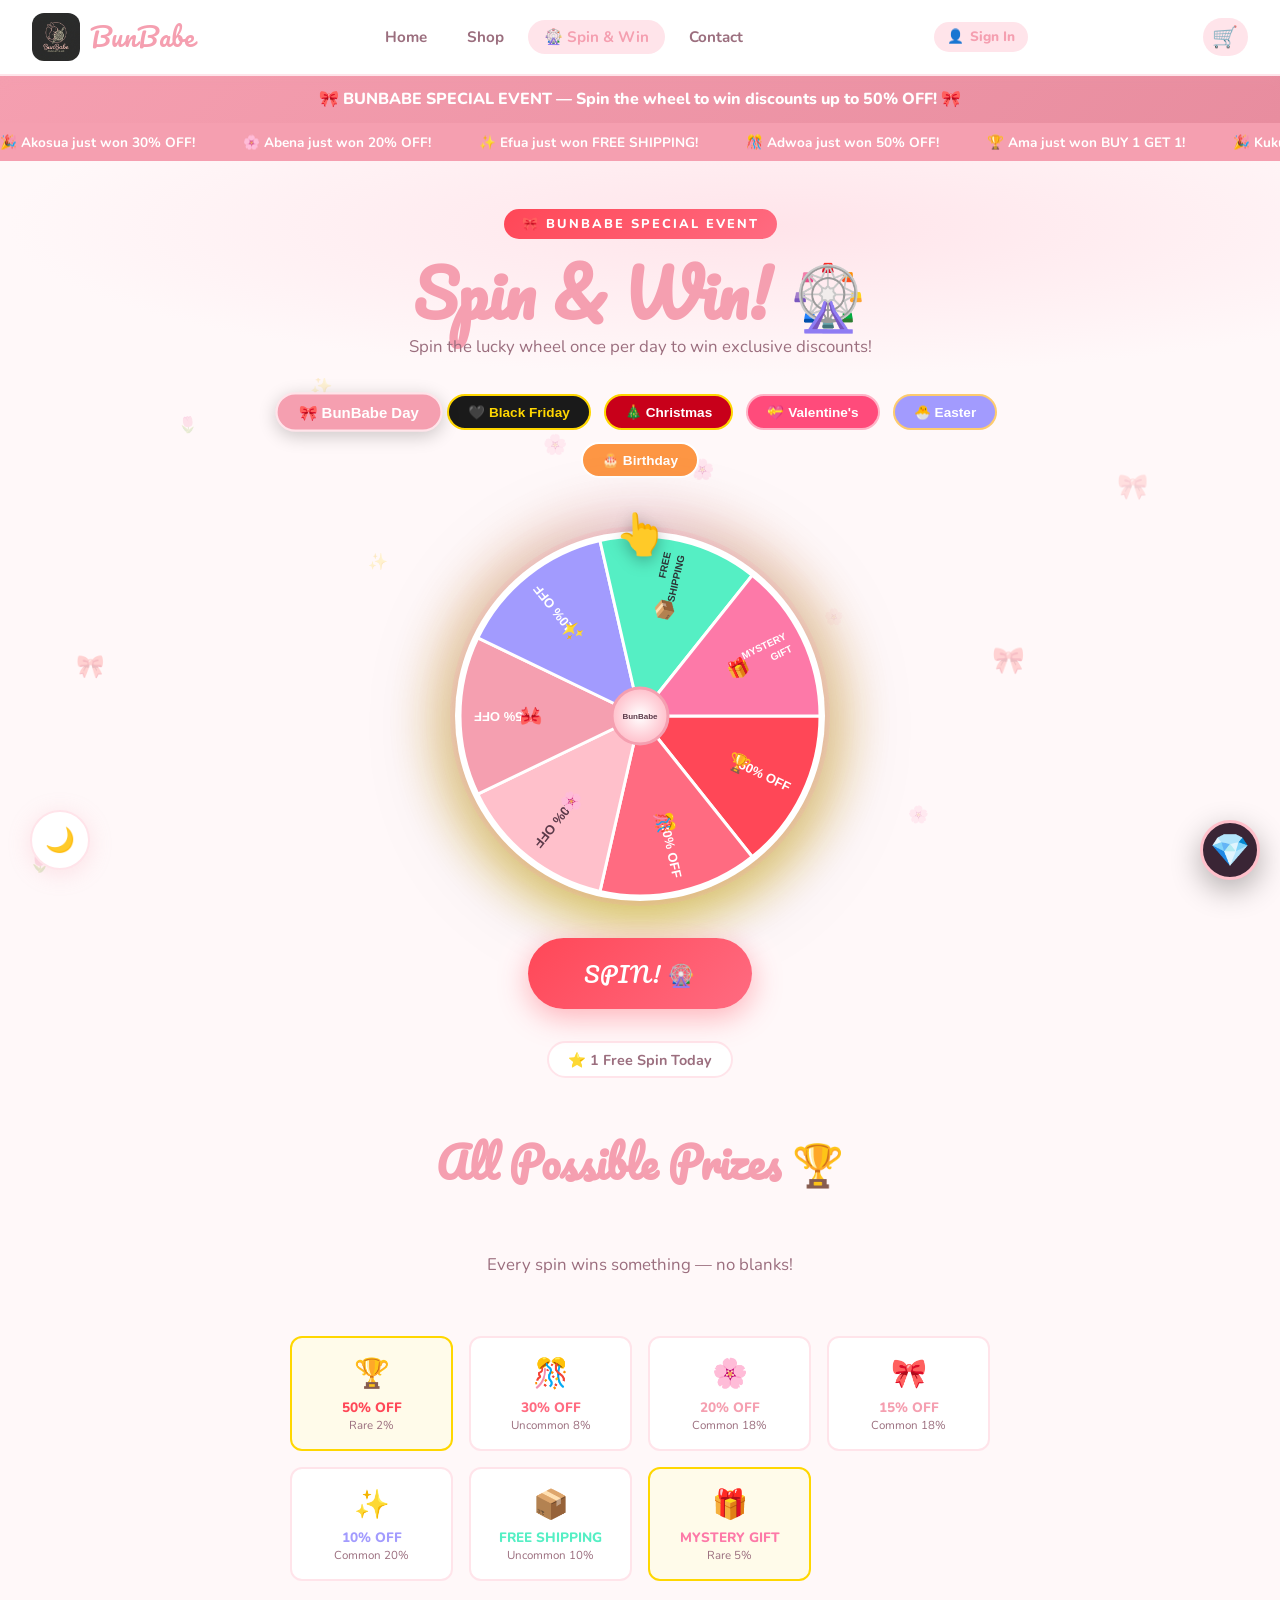
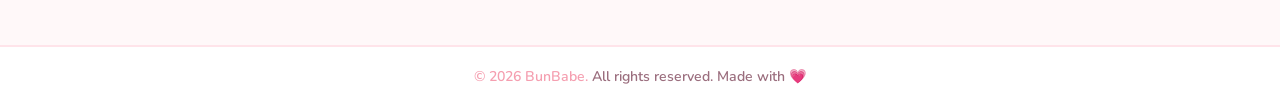
<file: spin.html>
<!DOCTYPE html>
<html lang="en">
<head>
    <meta charset="UTF-8" />
    <meta name="viewport" content="width=device-width, initial-scale=1.0" />
    <title>Spin & Win – BunBabe 🎡</title>
    <meta name="description" content="Spin the BunBabe wheel to win exclusive holiday discounts! Black Friday, Christmas, and more." />
    <link rel="icon" type="image/png" href="logo.png" />
    <link rel="manifest" href="manifest.json" />
    <link rel="stylesheet" href="style.css" />
    <style>
        body { overflow-x: hidden; }

        /* ── Page Hero ── */
        .spin-hero {
            text-align: center;
            padding: 3rem 1.5rem 1rem;
            background: radial-gradient(ellipse at 60% 30%, #ffe4ea 0%, var(--cream) 70%);
        }
        .spin-hero .event-badge {
            display: inline-block;
            background: linear-gradient(135deg, #ff4757, #ff6b81);
            color: white;
            font-size: 0.8rem;
            font-weight: 800;
            text-transform: uppercase;
            letter-spacing: 2px;
            padding: 6px 18px;
            border-radius: 50px;
            margin-bottom: 1rem;
            animation: pulse 2s infinite;
        }
        @keyframes pulse {
            0%, 100% { box-shadow: 0 0 0 0 rgba(255,71,87,0.4); }
            50% { box-shadow: 0 0 0 12px rgba(255,71,87,0); }
        }

        /* ── Events Bar ── */
        .events-bar {
            display: flex;
            justify-content: center;
            gap: 0.8rem;
            flex-wrap: wrap;
            padding: 1rem 1.5rem;
            max-width: 800px;
            margin: 0 auto;
        }
        .event-pill {
            padding: 0.5rem 1.2rem;
            border-radius: 50px;
            font-weight: 800;
            font-size: 0.85rem;
            cursor: pointer;
            border: 2px solid transparent;
            transition: all 0.2s;
        }
        .event-pill.black-friday  { background: #1a1a1a; color: #ffd700; border-color: #ffd700; }
        .event-pill.christmas     { background: #c8001a; color: #fff; border-color: #ffd700; }
        .event-pill.valentines    { background: #ff4b7b; color: #fff; border-color: #ffb3c6; }
        .event-pill.easter        { background: #a29bfe; color: #fff; border-color: #fdcb6e; }
        .event-pill.birthday      { background: #fd9644; color: #fff; border-color: #fff; }
        .event-pill.default-event { background: var(--pink-dark); color: #fff; border-color: var(--pink-light); }
        .event-pill.active { transform: scale(1.1); box-shadow: 0 4px 16px rgba(0,0,0,0.2); }

        /* ── Wheel Container ── */
        .wheel-section {
            display: flex;
            flex-direction: column;
            align-items: center;
            padding: 2rem 1.5rem 4rem;
            gap: 2rem;
        }

        .wheel-wrapper {
            position: relative;
            display: flex;
            align-items: center;
            justify-content: center;
        }

        /* Outer glow ring */
        .wheel-glow {
            position: absolute;
            width: 420px;
            height: 420px;
            border-radius: 50%;
            background: conic-gradient(var(--glow1, #ffc0cb), var(--glow2, #ffd700), var(--glow1, #ffc0cb));
            animation: glowSpin 8s linear infinite;
            filter: blur(20px);
            opacity: 0.5;
        }
        @keyframes glowSpin { to { transform: rotate(360deg); } }

        /* Wheel Canvas */
        #wheelCanvas {
            position: relative;
            z-index: 2;
            filter: drop-shadow(0 10px 40px rgba(0,0,0,0.25));
            border-radius: 50%;
            transition: filter 0.3s;
        }
        #wheelCanvas.spinning { filter: drop-shadow(0 15px 50px rgba(245,159,176,0.6)); }

        /* Pointer */
        .wheel-pointer {
            position: absolute;
            top: -18px;
            left: 50%;
            transform: translateX(-50%);
            z-index: 10;
            font-size: 2.5rem;
            filter: drop-shadow(0 4px 8px rgba(0,0,0,0.3));
            animation: pointerBounce 1.5s ease-in-out infinite;
        }
        @keyframes pointerBounce {
            0%, 100% { transform: translateX(-50%) translateY(0); }
            50% { transform: translateX(-50%) translateY(-6px); }
        }

        /* Spin Button */
        .spin-btn {
            background: linear-gradient(135deg, #ff4757, #ff6b81);
            color: white;
            border: none;
            padding: 1rem 3.5rem;
            border-radius: 50px;
            font-family: 'Pacifico', cursive;
            font-size: 1.4rem;
            cursor: pointer;
            box-shadow: 0 8px 30px rgba(255,71,87,0.4);
            transition: all 0.2s;
            letter-spacing: 0.5px;
            z-index: 2;
        }
        .spin-btn:hover { transform: scale(1.05); box-shadow: 0 12px 40px rgba(255,71,87,0.5); }
        .spin-btn:disabled { opacity: 0.5; cursor: not-allowed; transform: none; }

        /* Spins Left */
        .spins-left {
            font-size: 0.9rem;
            color: var(--text-light);
            font-weight: 700;
            background: var(--white);
            padding: 0.4rem 1.2rem;
            border-radius: 50px;
            border: 2px solid var(--pink-light);
        }

        /* ── Prize Panel ── */
        .prize-panel {
            display: none;
            text-align: center;
            background: var(--white);
            border: 3px solid var(--pink-light);
            border-radius: var(--radius);
            padding: 2.5rem;
            max-width: 450px;
            width: 90%;
            box-shadow: var(--shadow);
            animation: prizePop 0.5s cubic-bezier(0.34,1.56,0.64,1);
            position: relative;
            overflow: hidden;
        }
        @keyframes prizePop {
            from { transform: scale(0.5); opacity: 0; }
            to   { transform: scale(1);   opacity: 1; }
        }
        .prize-panel::before {
            content: '';
            position: absolute;
            inset: 0;
            background: linear-gradient(135deg, rgba(255,192,203,0.1), rgba(255,215,0,0.1));
            pointer-events: none;
        }
        .prize-emoji { font-size: 4rem; margin-bottom: 0.5rem; }
        .prize-title { font-family: 'Pacifico', cursive; font-size: 1.8rem; color: var(--pink-dark); margin-bottom: 0.5rem; }
        .prize-desc { color: var(--text-light); margin-bottom: 1.5rem; }
        .coupon-box {
            background: var(--cream);
            border: 2px dashed var(--pink-dark);
            border-radius: 12px;
            padding: 1rem 2rem;
            margin-bottom: 1.5rem;
            position: relative;
        }
        .coupon-label { font-size: 0.75rem; text-transform: uppercase; letter-spacing: 1.5px; color: var(--text-light); }
        .coupon-code {
            font-family: 'Pacifico', cursive;
            font-size: 2rem;
            color: var(--pink-dark);
            letter-spacing: 3px;
        }
        .coupon-expires { font-size: 0.78rem; color: var(--text-light); margin-top: 0.3rem; }
        .copy-btn {
            background: var(--pink-dark);
            color: white;
            border: none;
            padding: 0.4rem 1rem;
            border-radius: 8px;
            font-weight: 800;
            font-size: 0.8rem;
            cursor: pointer;
            margin-top: 0.5rem;
        }

        /* ── Prizes List ── */
        .prizes-list {
            display: grid;
            grid-template-columns: repeat(auto-fit, minmax(150px, 1fr));
            gap: 1rem;
            max-width: 700px;
            width: 100%;
        }
        .prize-item {
            background: var(--white);
            border: 2px solid var(--pink-light);
            border-radius: 12px;
            padding: 1rem;
            text-align: center;
            transition: transform 0.2s;
        }
        .prize-item:hover { transform: translateY(-3px); }
        .prize-item-emoji { font-size: 1.8rem; }
        .prize-item-name { font-weight: 800; font-size: 0.85rem; margin-top: 0.3rem; }
        .prize-item-odds { font-size: 0.72rem; color: var(--text-light); }
        .prize-item.grand { border-color: #ffd700; background: #fffbea; }
        .prize-item.grand .prize-item-name { color: #b8860b; }

        /* ── Confetti ── */
        .confetti-piece {
            position: fixed;
            width: 10px;
            height: 10px;
            border-radius: 2px;
            animation: confettiFall linear forwards;
            pointer-events: none;
            z-index: 9999;
        }
        @keyframes confettiFall {
            0%   { transform: translateY(-20px) rotate(0deg); opacity: 1; }
            100% { transform: translateY(100vh) rotate(720deg); opacity: 0; }
        }

        /* ── Past Wins Ticker ── */
        .ticker-wrap {
            background: var(--pink-dark);
            color: white;
            padding: 0.6rem 0;
            overflow: hidden;
            width: 100%;
        }
        .ticker {
            display: flex;
            gap: 3rem;
            animation: ticker 20s linear infinite;
            white-space: nowrap;
        }
        @keyframes ticker { from { transform: translateX(0); } to { transform: translateX(-50%); } }
        .ticker-item { font-size: 0.85rem; font-weight: 700; }

        /* ── Holiday Banner ── */
        .holiday-banner {
            text-align: center;
            padding: 0.8rem 1.5rem;
            font-weight: 800;
            font-size: 1rem;
            color: white;
            background: linear-gradient(135deg, #1a1a1a, #333);
            transition: background 0.5s;
        }
        .holiday-banner.christmas { background: linear-gradient(135deg, #c8001a, #2e7d32); }
        .holiday-banner.valentines { background: linear-gradient(135deg, #ff4b7b, #c0392b); }
        .holiday-banner.easter { background: linear-gradient(135deg, #a29bfe, #fdcb6e); }
        .holiday-banner.birthday { background: linear-gradient(135deg, #fd9644, #e84393); }
        .holiday-banner.default-event { background: linear-gradient(135deg, var(--pink-dark), #e88d9f); }
        #holidayBannerText { transition: opacity 0.3s; }
    </style>
</head>
<body>
    <nav>
        <a href="index.html" class="nav-logo">
            <img src="logo.png" alt="BunBabe Logo"> BunBabe
        </a>
        <ul class="nav-links">
            <li><a href="index.html">Home</a></li>
            <li><a href="shop.html">Shop</a></li>
            <li><a href="spin.html" class="active">🎡 Spin & Win</a></li>
            <li><a href="contact.html">Contact</a></li>
        </ul>
        <a class="nav-cart" onclick="toggleCart()">🛒 <span class="cart-badge">0</span></a>
    </nav>

    <!-- Holiday Banner -->
    <div class="holiday-banner default-event" id="holidayBanner">
        <span id="holidayBannerText">🎀 BUNBABE SPECIAL EVENT — Spin the wheel to win discounts up to 50% OFF! 🎀</span>
    </div>

    <!-- Ticker -->
    <div class="ticker-wrap">
        <div class="ticker" id="winTicker">
            <span class="ticker-item">🎉 Akosua just won 30% OFF!</span>
            <span class="ticker-item">🌸 Abena just won 20% OFF!</span>
            <span class="ticker-item">✨ Efua just won FREE SHIPPING!</span>
            <span class="ticker-item">🎊 Adwoa just won 50% OFF!</span>
            <span class="ticker-item">🏆 Ama just won BUY 1 GET 1!</span>
            <span class="ticker-item">🎉 Kukua just won 10% OFF!</span>
            <span class="ticker-item">🌸 Maame just won 15% OFF!</span>
            <span class="ticker-item">✨ Yaa just won 5% OFF!</span>
            <!-- Duplicated for seamless loop -->
            <span class="ticker-item">🎉 Akosua just won 30% OFF!</span>
            <span class="ticker-item">🌸 Abena just won 20% OFF!</span>
            <span class="ticker-item">✨ Efua just won FREE SHIPPING!</span>
            <span class="ticker-item">🎊 Adwoa just won 50% OFF!</span>
            <span class="ticker-item">🏆 Ama just won BUY 1 GET 1!</span>
            <span class="ticker-item">🎉 Kukua just won 10% OFF!</span>
            <span class="ticker-item">🌸 Maame just won 15% OFF!</span>
            <span class="ticker-item">✨ Yaa just won 5% OFF!</span>
        </div>
    </div>

    <main>
        <section class="spin-hero">
            <div class="event-badge" id="eventBadge">🎀 BunBabe Special Event</div>
            <h1>Spin & Win! 🎡</h1>
            <p>Spin the lucky wheel once per day to win exclusive discounts!</p>
        </section>

        <!-- Events Bar -->
        <div class="events-bar">
            <button class="event-pill default-event active" onclick="setEvent('default')">🎀 BunBabe Day</button>
            <button class="event-pill black-friday"  onclick="setEvent('black-friday')">🖤 Black Friday</button>
            <button class="event-pill christmas"     onclick="setEvent('christmas')">🎄 Christmas</button>
            <button class="event-pill valentines"    onclick="setEvent('valentines')">💝 Valentine's</button>
            <button class="event-pill easter"        onclick="setEvent('easter')">🐣 Easter</button>
            <button class="event-pill birthday"      onclick="setEvent('birthday')">🎂 Birthday</button>
        </div>

        <div class="wheel-section">
            <!-- Wheel -->
            <div class="wheel-wrapper">
                <div class="wheel-glow" id="wheelGlow"></div>
                <div class="wheel-pointer">👆</div>
                <canvas id="wheelCanvas" width="380" height="380"></canvas>
            </div>

            <!-- Spin Controls -->
            <button class="spin-btn" id="spinBtn" onclick="spinWheel()">SPIN! 🎡</button>
            <div class="spins-left" id="spinsLeftBadge">⭐ 1 Free Spin Today</div>

            <!-- Prize Panel (shown after spin) -->
            <div class="prize-panel" id="prizePanel">
                <div class="prize-emoji" id="prizeEmoji">🎉</div>
                <div class="prize-title" id="prizeTitle">You Won!</div>
                <div class="prize-desc" id="prizeDesc">Congratulations!</div>
                <div class="coupon-box">
                    <div class="coupon-label">Your Coupon Code</div>
                    <div class="coupon-code" id="couponCode">BUNBABE20</div>
                    <div class="coupon-expires" id="couponExpires">Expires in 24 hours</div>
                    <button class="copy-btn" onclick="copyCoupon()">📋 Copy Code</button>
                </div>
                <a href="shop.html" class="btn" style="display:block; text-align:center;">Shop Now 🛍️</a>
            </div>

            <!-- All Prizes List -->
            <h2 style="margin-top:1rem; text-align:center;">All Possible Prizes 🏆</h2>
            <p class="text-center" style="margin-bottom:1.5rem; color:var(--text-light);">Every spin wins something — no blanks!</p>
            <div class="prizes-list" id="prizesList"></div>
        </div>
    </main>

    <footer>
        <span>© 2026 BunBabe.</span> All rights reserved. Made with 💗
    </footer>

    <!-- Cart Drawer -->
    <div id="cartOverlay" class="cart-overlay" onclick="closeCart()"></div>
    <div id="cartDrawer" class="cart-drawer">
        <div class="cart-header">
            <h3>Your Cart 🛍️</h3>
            <span class="cart-close" onclick="closeCart()">×</span>
        </div>
        <div id="cartItems" class="cart-items"></div>
        <div class="cart-footer">
            <div class="cart-summary">
                <span>Total:</span><span id="cartTotal">GH₵ 0</span>
            </div>
            <button class="btn cart-checkout-btn" onclick="checkout()">Proceed to Checkout ✨</button>
        </div>
    </div>
    <div id="toast" style="display:none; position:fixed; bottom:20px; right:20px; background:var(--pink-dark); color:white; padding:15px 25px; border-radius:12px; font-weight:700; z-index:2000;"></div>

    <script>
    // ─── PRIZE DATA ──────────────────────────────────────────────
    // ─── PRIZE DATA (DYNAMICALLY LOADED) ─────────────────────────
    const DEFAULT_PRIZES = [
        { label: '50% OFF', emoji: '🏆', code: 'BBBIG50',   color: '#ff4757', textColor: '#fff', desc: 'Half price on your entire order! Biggest deal of the season.', odds: 'Rare 2%',  grand: true  },
        { label: '30% OFF', emoji: '🎊', code: 'BUNBABE30', color: '#ff6b81', textColor: '#fff', desc: '30% off storewide — stock up on your favourites!', odds: 'Uncommon 8%',  grand: false },
        { label: '20% OFF', emoji: '🌸', code: 'BUNBABE20', color: '#ffc0cb', textColor: '#5c3a4a', desc: '20% off your next order. Happy shopping!', odds: 'Common 18%', grand: false },
        { label: '15% OFF', emoji: '🎀', code: 'BUNBABE15', color: '#f59fb0', textColor: '#fff', desc: '15% off your entire cart. Treat yourself!', odds: 'Common 18%', grand: false },
        { label: '10% OFF', emoji: '✨', code: 'BUNBABE10', color: '#a29bfe', textColor: '#fff', desc: '10% off — every little bit counts!', odds: 'Common 20%', grand: false },
        { label: 'FREE\nSHIPPING', emoji: '📦', code: 'BBFREESHIP', color: '#55efc4', textColor: '#2d3436', desc: 'Free delivery on your order!', odds: 'Uncommon 10%', grand: false },
        { label: 'MYSTERY\nGIFT',  emoji: '🎁', code: 'BBMYSTERY', color: '#fd79a8', textColor: '#fff', desc: 'A mystery BunBabe gift added to your order!', odds: 'Rare 5%', grand: true  },
    ];

    let PRIZES = [...DEFAULT_PRIZES];

    // Load admin coupons and inject them into the wheel
    const adminCoupons = JSON.parse(localStorage.getItem('bunbabe_coupons') || '[]');
    const activeAdminCoupons = adminCoupons.filter(c => c.active);

    if (activeAdminCoupons.length > 0) {
        // Map admin coupons to wheel prizes (take last 3 active ones to keep wheel clean)
        const injected = activeAdminCoupons.slice(-3).map(c => ({
            label: `${c.discount}% OFF`,
            emoji: '🎟️',
            code: c.code,
            color: '#fdcb6e',
            textColor: '#5c3a4a',
            desc: `Won a custom ${c.discount}% discount code from our admin!`,
            odds: 'Special',
            grand: c.discount >= 25
        }));
        // Merge - replacing some common defaults or just prepending
        PRIZES = [...injected, ...DEFAULT_PRIZES].slice(0, 10);
    }


    // ─── EVENT THEMES ─────────────────────────────────────────────
    const EVENTS = {
        'default':      { name: '🎀 BunBabe Day',   banner: '🎀 BUNBABE SPECIAL EVENT — Spin the wheel to win discounts up to 50% OFF! 🎀', badge: '🎀 BunBabe Day',    glow1: '#ffc0cb', glow2: '#ffd700', bannerClass: 'default-event' },
        'black-friday': { name: '🖤 Black Friday',   banner: '🖤 BLACK FRIDAY SALE — Spin to WIN up to 50% OFF! Limited spins available!', badge: '🖤 BLACK FRIDAY',  glow1: '#ffd700', glow2: '#333',    bannerClass: 'black-friday' },
        'christmas':    { name: '🎄 Christmas Sale', banner: '🎄 HO HO HO! Spin for your Christmas discount — up to 50% OFF! 🎅', badge: '🎄 CHRISTMAS',      glow1: '#ff0000', glow2: '#00aa44', bannerClass: 'christmas' },
        'valentines':   { name: '💝 Valentine\'s',   banner: '💝 SPREAD THE LOVE — Spin for a Valentine\'s surprise up to 50% OFF! 💕', badge: '💝 VALENTINE\'S',   glow1: '#ff4b7b', glow2: '#ffc0cb', bannerClass: 'valentines' },
        'easter':       { name: '🐣 Easter Sale',    banner: '🐣 EASTER SURPRISE — Hop over and spin the egg wheel for up to 50% OFF! 🌸', badge: '🐣 EASTER',          glow1: '#a29bfe', glow2: '#fdcb6e', bannerClass: 'easter' },
        'birthday':     { name: '🎂 Birthday Bash',  banner: '🎂 HAPPY BIRTHDAY FROM BUNBABE! Spin for a special birthday discount! 🎉', badge: '🎂 BIRTHDAY BASH',  glow1: '#fd9644', glow2: '#e84393', bannerClass: 'birthday' },
    };

    // ─── STATE ────────────────────────────────────────────────────
    let currentAngle = 0;
    let isSpinning   = false;
    let currentEvent = 'default';
    let hasSpunToday = false;
    let wonIndex     = -1;

    // Check if already spun today
    const lastSpin = localStorage.getItem('bunbabe_last_spin');
    if (lastSpin === new Date().toDateString()) {
        hasSpunToday = true;
    }

    // ─── CANVAS SETUP ─────────────────────────────────────────────
    const canvas  = document.getElementById('wheelCanvas');
    const ctx     = canvas.getContext('2d');
    const cx      = canvas.width  / 2;
    const cy      = canvas.height / 2;
    const radius  = cx - 10;
    const arc     = (2 * Math.PI) / PRIZES.length;

    function drawWheel(angle) {
        ctx.clearRect(0, 0, canvas.width, canvas.height);

        // Outer shadow ring
        ctx.save();
        ctx.shadowColor = 'rgba(245,159,176,0.5)';
        ctx.shadowBlur  = 30;
        ctx.beginPath();
        ctx.arc(cx, cy, radius + 5, 0, Math.PI * 2);
        ctx.fillStyle = '#fff';
        ctx.fill();
        ctx.restore();

        // Segments
        PRIZES.forEach((prize, i) => {
            const startAngle = angle + arc * i;
            const endAngle   = startAngle + arc;

            // Segment fill
            ctx.beginPath();
            ctx.moveTo(cx, cy);
            ctx.arc(cx, cy, radius, startAngle, endAngle);
            ctx.closePath();
            ctx.fillStyle = prize.color;
            ctx.fill();
            ctx.strokeStyle = '#fff';
            ctx.lineWidth   = 3;
            ctx.stroke();

            // Segment label
            ctx.save();
            ctx.translate(cx, cy);
            ctx.rotate(startAngle + arc / 2);
            ctx.textAlign = 'right';
            ctx.fillStyle = prize.textColor;
            ctx.font       = `bold ${prize.label.includes('\n') ? 10 : 13}px Nunito, sans-serif`;

            const lines = prize.label.split('\n');
            if (lines.length > 1) {
                ctx.fillText(lines[0], radius - 14, -6);
                ctx.fillText(lines[1], radius - 14,  8);
            } else {
                ctx.fillText(lines[0], radius - 14, 4);
            }

            // Emoji
            ctx.font = '18px serif';
            ctx.fillText(prize.emoji, radius - 60, 6);

            ctx.restore();
        });

        // Centre hub
        ctx.beginPath();
        ctx.arc(cx, cy, 28, 0, Math.PI * 2);
        const hubGrad = ctx.createRadialGradient(cx, cy, 0, cx, cy, 28);
        hubGrad.addColorStop(0, '#fff');
        hubGrad.addColorStop(1, '#ffc0cb');
        ctx.fillStyle = hubGrad;
        ctx.fill();
        ctx.strokeStyle = '#f59fb0';
        ctx.lineWidth   = 3;
        ctx.stroke();

        // BunBabe Logo text centre
        ctx.font      = 'bold 8px Nunito, sans-serif';
        ctx.fillStyle = '#5c3a4a';
        ctx.textAlign = 'center';
        ctx.fillText('BunBabe', cx, cy + 3);
    }

    // ─── SPIN LOGIC ───────────────────────────────────────────────
    function spinWheel() {
        if (isSpinning) return;
        if (hasSpunToday) {
            showToast('You already spun today! Come back tomorrow 💗');
            return;
        }

        isSpinning = true;
        document.getElementById('spinBtn').disabled = true;
        document.getElementById('prizePanel').style.display = 'none';
        canvas.classList.add('spinning');

        // Pick random prize uniformly (or you could assign custom weights to admin coupons)
        const chosen = Math.floor(Math.random() * PRIZES.length);


        // Target angle: land chosen segment under top pointer
        const fullRotations = 5 + Math.floor(Math.random() * 4); // 5-8 spins
        const segmentMiddle = -(arc * chosen + arc / 2);
        const targetAngle   = currentAngle + fullRotations * 2 * Math.PI + segmentMiddle - currentAngle % (2 * Math.PI);

        const duration  = 5000 + Math.random() * 2000;
        const startTime = performance.now();
        const startAngle = currentAngle;

        function easeOut(t) { return 1 - Math.pow(1 - t, 4); }

        function animate(now) {
            const elapsed  = now - startTime;
            const progress = Math.min(elapsed / duration, 1);
            currentAngle   = startAngle + (targetAngle - startAngle) * easeOut(progress);
            drawWheel(currentAngle);
            if (progress < 1) {
                requestAnimationFrame(animate);
            } else {
                isSpinning = false;
                canvas.classList.remove('spinning');
                wonIndex = chosen;
                showPrize(chosen);
                spawnConfetti();
                localStorage.setItem('bunbabe_last_spin', new Date().toDateString());
                hasSpunToday = true;
                updateSpinButton();
            }
        }
        requestAnimationFrame(animate);
    }

    // ─── SHOW PRIZE ───────────────────────────────────────────────
    function showPrize(i) {
        const prize = PRIZES[i];
        document.getElementById('prizeEmoji').innerText = prize.emoji;
        document.getElementById('prizeTitle').innerText = `You Won ${prize.label.replace('\n', ' ')}!`;
        document.getElementById('prizeDesc').innerText  = prize.desc;
        document.getElementById('couponCode').innerText = prize.code;

        const expiry = new Date();
        expiry.setDate(expiry.getDate() + 1);
        document.getElementById('couponExpires').innerText = `Expires: ${expiry.toLocaleDateString()}`;

        const panel = document.getElementById('prizePanel');
        panel.style.display = 'block';
        panel.scrollIntoView({ behavior: 'smooth', block: 'center' });

        showToast(`🎉 Congrats! You won ${prize.label.replace('\n',' ')}!`);
    }

    // ─── COPY COUPON ─────────────────────────────────────────────
    function copyCoupon() {
        const code = document.getElementById('couponCode').innerText;
        navigator.clipboard.writeText(code).then(() => showToast('✅ Coupon code copied!'));
    }

    // ─── CONFETTI ────────────────────────────────────────────────
    function spawnConfetti() {
        const colors = ['#ffc0cb','#ffd700','#ff4757','#a29bfe','#55efc4','#fd79a8','#fdcb6e'];
        for (let i = 0; i < 120; i++) {
            setTimeout(() => {
                const el  = document.createElement('div');
                el.className = 'confetti-piece';
                el.style.left     = Math.random() * 100 + 'vw';
                el.style.top      = '-20px';
                el.style.background = colors[Math.floor(Math.random() * colors.length)];
                el.style.width    = (Math.random() * 10 + 6) + 'px';
                el.style.height   = (Math.random() * 10 + 6) + 'px';
                el.style.borderRadius = Math.random() > 0.5 ? '50%' : '2px';
                el.style.animationDuration = (Math.random() * 2 + 2) + 's';
                el.style.animationDelay = Math.random() * 0.5 + 's';
                document.body.appendChild(el);
                setTimeout(() => el.remove(), 4000);
            }, i * 20);
        }
    }

    // ─── SPIN BUTTON STATE ────────────────────────────────────────
    function updateSpinButton() {
        const btn   = document.getElementById('spinBtn');
        const badge = document.getElementById('spinsLeftBadge');
        if (hasSpunToday) {
            btn.disabled       = true;
            btn.innerText      = 'Come Back Tomorrow! 💗';
            badge.innerText    = '⏰ Next spin: Tomorrow';
        } else {
            btn.disabled       = false;
            btn.innerText      = 'SPIN! 🎡';
            badge.innerText    = '⭐ 1 Free Spin Today';
        }
    }

    // ─── EVENT THEME ─────────────────────────────────────────────
    function setEvent(key) {
        currentEvent = key;
        const ev = EVENTS[key];

        // Banner
        const banner = document.getElementById('holidayBanner');
        banner.className = 'holiday-banner ' + ev.bannerClass;
        document.getElementById('holidayBannerText').innerText = ev.banner;

        // Event Badge
        document.getElementById('eventBadge').innerText = ev.badge;

        // Glow colours (CSS vars via style)
        document.getElementById('wheelGlow').style.setProperty('--glow1', ev.glow1);
        document.getElementById('wheelGlow').style.setProperty('--glow2', ev.glow2);
        document.getElementById('wheelGlow').style.background =
            `conic-gradient(${ev.glow1}, ${ev.glow2}, ${ev.glow1})`;

        // Tab pills
        document.querySelectorAll('.event-pill').forEach(p => p.classList.remove('active'));
        event.currentTarget.classList.add('active');
    }

    // ─── BUILD PRIZES LIST ───────────────────────────────────────
    function buildPrizesList() {
        document.getElementById('prizesList').innerHTML = PRIZES.map(p => `
            <div class="prize-item ${p.grand ? 'grand' : ''}">
                <div class="prize-item-emoji">${p.emoji}</div>
                <div class="prize-item-name" style="color:${p.color === '#ffc0cb' ? 'var(--pink-dark)' : p.color}">${p.label.replace('\n',' ')}</div>
                <div class="prize-item-odds">${p.odds}</div>
            </div>
        `).join('');
    }

    // ─── TOAST ───────────────────────────────────────────────────
    function showToast(msg) {
        const t = document.getElementById('toast');
        t.innerText    = msg;
        t.style.display = 'block';
        setTimeout(() => { t.style.display = 'none'; }, 3500);
    }

    // ─── INIT ─────────────────────────────────────────────────────
    drawWheel(0);
    buildPrizesList();
    updateSpinButton();
    </script>

    <script src="cart.js"></script>
    <script src="features.js"></script>
    <script>
        if ('serviceWorker' in navigator) {
            window.addEventListener('load', () => navigator.serviceWorker.register('sw.js'));
        }
    </script>
</body>
</html>
</file>
<file: style.css>
@import url('https://fonts.googleapis.com/css2?family=Pacifico&family=Nunito:wght@400;600;700;800&display=swap');

/* ─── Reset & Base ─────────────────────────────────── */
*,
*::before,
*::after {
  box-sizing: border-box;
  margin: 0;
  padding: 0;
}

:root {
  --pink: #ffc0cb;
  --pink-dark: #f59fb0;
  --pink-light: #ffe4ea;
  --cream: #fff8f9;
  --cream-dark: #fce8ed;
  --text: #5c3a4a;
  --text-light: #9b6e7e;
  --white: #ffffff;
  --radius: 18px;
  --shadow: 0 4px 22px rgba(245, 159, 176, 0.25);
  --transition: all 0.3s cubic-bezier(0.4, 0, 0.2, 1);
}

/* ─── Twilight Mode (Dark Theme) ─────────────────── */
body.twilight-mode {
  --pink: #9b6e7e;
  --pink-dark: #f59fb0;
  --pink-light: #2d1b24;
  --cream: #1a0f14;
  --cream-dark: #24141c;
  --text: #ffffff;
  --text-light: #e0d0d6;
  --white: #2d1b24;
  --shadow: 0 8px 32px rgba(0, 0, 0, 0.4);
}

/* ─── Seasonal Themes ───────────────────────────── */
/* 👑 BunBabe + LUXURY MODE */
body.plus-mode {
    --pink:        #f59fb0;
    --pink-dark:   #d4637a;
    --pink-light:  #fde8ee;
    --gold:        #d4af37;
    --gold-light:  #faf3e0;
    --cream:       #fffcf6;
    --white:       #ffffff;
    --text:        #3a2535;
    --text-light:  #8b6e82;
    --radius:      24px;
    --shadow:      0 12px 40px rgba(212, 99, 122, 0.2);
}

body.theme-winter {
  --pink: #ff4d4d;
  --pink-dark: #b30000;
  --pink-light: #fff0f0;
  --cream: #f8fafc;
  --text: #1e293b;
  --text-light: #64748b;
}

/* 👑 BunBabe + VIP Styles */
.plus-locked {
    position: relative;
    filter: blur(4px) grayscale(50%);
    pointer-events: none;
    user-select: none;
}
.plus-overlay {
    position: absolute;
    inset: 0;
    display: flex;
    flex-direction: column;
    align-items: center;
    justify-content: center;
    background: rgba(58, 37, 53, 0.4);
    color: white;
    z-index: 10;
    border-radius: var(--radius);
    text-align: center;
    padding: 1rem;
    backdrop-filter: blur(2px);
}
.plus-overlay h4 { font-family: 'Pacifico', cursive; font-size: 1.5rem; margin-bottom: 0.5rem; }
.plus-overlay .btn-plus {
    background: linear-gradient(135deg, var(--gold), #f1c40f);
    color: var(--text);
    padding: 0.6rem 1.5rem;
    border-radius: 50px;
    font-weight: 800;
    text-decoration: none;
    font-size: 0.8rem;
    box-shadow: 0 4px 15px rgba(212, 175, 55, 0.4);
}

.plus-card {
    background: rgba(255, 255, 255, 0.7);
    backdrop-filter: blur(12px);
    border: 1px solid rgba(212, 175, 55, 0.3);
    box-shadow: 0 8px 32px rgba(212, 175, 55, 0.15);
}

/* Music Player */
.plus-music-player {
    position: fixed;
    bottom: 20px;
    left: 20px;
    background: var(--white);
    padding: 0.8rem 1.2rem;
    border-radius: 50px;
    display: flex;
    align-items: center;
    gap: 1rem;
    box-shadow: var(--shadow);
    z-index: 1000;
    border: 2px solid var(--gold-light);
}
.music-info { font-size: 0.7rem; font-weight: 700; color: var(--text-light); }
.music-controls button {
    background: none;
    border: none;
    font-size: 1.2rem;
    cursor: pointer;
    color: var(--pink-dark);
}

/* Antigravity Bubble */
.antigravity-bubble {
    position: fixed;
    bottom: 20px;
    right: 20px;
    width: 60px;
    height: 60px;
    background: #3a2535;
    border: 3px solid var(--pink);
    border-radius: 50%;
    display: flex;
    align-items: center;
    justify-content: center;
    font-size: 2rem;
    cursor: pointer;
    box-shadow: 0 10px 30px rgba(0,0,0,0.3);
    z-index: 2000;
    transition: all 0.3s cubic-bezier(0.175, 0.885, 0.32, 1.275);
}
.antigravity-bubble:hover {
    transform: scale(1.1) rotate(15deg);
}

.plus-sign {
    animation: plusGlow 2s infinite ease-in-out;
    display: inline-block;
}
/* Mystery Unveil */
.mystery-unveil-overlay {
    position: fixed; inset: 0; background: rgba(26,15,20,0.95); z-index: 10000;
    display: flex; align-items: center; justify-content: center; backdrop-filter: blur(15px);
}
.mystery-pkg { text-align: center; color: white; animation: fadeIn 0.5s ease; }
.pkg-box { font-size: 8rem; margin-bottom: 2rem; }
@keyframes boxPop {
    0% { transform: scale(1); }
    50% { transform: scale(1.4) rotate(15deg); filter: hue-rotate(90deg); }
    100% { transform: scale(0); opacity: 0; }
}
.pkg-glow {
    position: absolute; width: 300px; height: 300px; background: var(--gold);
    filter: blur(80px); opacity: 0.2; border-radius: 50%; z-index: -1;
}

/* Yarn Bank */
.yarn-badge {
    background: linear-gradient(135deg, var(--pink), var(--pink-dark));
    color: white; padding: 4px 12px; border-radius: 50px;
    font-size: 0.75rem; font-weight: 800; border: 2px solid white;
}



body.theme-summer {
  --pink: #ffda79;
  --pink-dark: #ccae62;
  --pink-light: #fff9e6;
  --cream: #e1f5fe;
  --cream-dark: #b3e5fc;
  --text: #01579b;
  --text-light: #0288d1;
  --white: #ffffff;
  --shadow: 0 4px 22px rgba(204, 174, 98, 0.2);
}

body.theme-autumn {
  --pink: #e67e22;
  --pink-dark: #d35400;
  --pink-light: #fdf2e9;
  --cream: #fef5e7;
  --cream-dark: #fdebd0;
  --text: #5d4037;
  --text-light: #8d6e63;
  --white: #ffffff;
  --shadow: 0 4px 22px rgba(211, 84, 0, 0.2);
}

body.theme-galaxy {
  --pink: #a29bfe;
  --pink-dark: #6c5ce7;
  --pink-light: #130f40;
  --cream: #0c0d1b;
  --cream-dark: #1a1b3a;
  --text: #ffffff;
  --text-light: #dfe6e9;
  --white: #1e272e;
  --shadow: 0 8px 32px rgba(108, 92, 231, 0.4);
}

body.twilight-mode .card, 
body.twilight-mode nav, 
body.twilight-mode footer,
body.twilight-mode .product-card,
body.twilight-mode .feature-card,
body.twilight-mode .merch-ad-card,
body.twilight-mode .review-card {
    background: var(--white);
    border-color: #3d2a33;
}

body.twilight-mode .hero {
    background: radial-gradient(ellipse at 60% 40%, #2d1b24 0%, #1a0f14 70%);
}

body.twilight-mode .shop-hero,
body.twilight-mode .about-hero,
body.twilight-mode .care-hero {
    background: radial-gradient(ellipse at 70% 30%, #2d1b24 0%, #1a0f14 65%);
}

body.twilight-mode .filter-btn {
    background: #3d2a33;
    color: var(--text-light);
}

body.twilight-mode .twilight-toggle {
    background: #3d2a33;
    color: #ffcc00;
}

html {
  scroll-behavior: smooth;
}

body {
  font-family: 'Nunito', sans-serif;
  background-color: var(--cream);
  color: var(--text);
  min-height: 100vh;
  display: flex;
  flex-direction: column;
}

/* ─── Nav ───────────────────────────────────────────── */
nav {
  background: var(--white);
  border-bottom: 2px solid var(--pink-light);
  padding: 0.8rem 2rem;
  display: flex;
  align-items: center;
  justify-content: space-between;
  flex-wrap: wrap;
  gap: 0.5rem;
  position: sticky;
  top: 0;
  z-index: 100;
  box-shadow: 0 2px 12px rgba(245, 159, 176, 0.15);
}

.nav-logo, .logo, .brand-name {
  display: flex;
  align-items: center;
  gap: 0.6rem;
  font-family: 'Pacifico', cursive !important;
  font-size: 1.6rem;
  color: var(--pink-dark);
  text-decoration: none;
  letter-spacing: 0.5px;
}

.nav-logo img {
  height: 48px;
  width: auto;
  border-radius: 12px;
}


.nav-links {
  display: flex;
  gap: 0.5rem;
  list-style: none;
}

.nav-links a {
  text-decoration: none;
  color: var(--text-light);
  font-weight: 700;
  font-size: 0.95rem;
  padding: 0.45rem 1rem;
  border-radius: 50px;
  transition: background 0.25s, color 0.25s;
}

.nav-links a:hover,
.nav-links a.active {
  background: var(--pink-light);
  color: var(--pink-dark);
}

/* ─── Main ──────────────────────────────────────────── */
main {
  flex: 1;
}

.container {
  max-width: 900px;
  margin: 0 auto;
  padding: 2.5rem 1.5rem;
}

/* ─── Headings ──────────────────────────────────────── */
h1 {
  font-family: 'Pacifico', cursive;
  font-size: clamp(2.4rem, 6vw, 4rem);
  color: var(--pink-dark);
  line-height: 1.2;
}

h2 {
  font-family: 'Pacifico', cursive;
  font-size: clamp(1.7rem, 4vw, 2.6rem);
  color: var(--pink-dark);
  margin-bottom: 1.2rem;
}

h3 {
  font-family: 'Nunito', sans-serif;
  font-size: 1.2rem;
  font-weight: 800;
  color: var(--text);
}

p {
  line-height: 1.75;
  color: var(--text-light);
  font-size: 1.05rem;
}

/* ─── Button ────────────────────────────────────────── */
.btn {
  display: inline-block;
  background: linear-gradient(135deg, var(--pink), var(--pink-dark));
  color: var(--white);
  font-family: 'Nunito', sans-serif;
  font-weight: 800;
  font-size: 1rem;
  padding: 0.75rem 2rem;
  border: none;
  border-radius: 50px;
  cursor: pointer;
  text-decoration: none;
  transition: transform 0.2s, box-shadow 0.2s;
  box-shadow: 0 4px 14px rgba(245, 159, 176, 0.45);
  letter-spacing: 0.3px;
}

.btn:hover {
  transform: translateY(-2px) scale(1.03);
  box-shadow: 0 8px 24px rgba(245, 159, 176, 0.55);
}

.btn:active {
  transform: translateY(0);
}

/* ─── Card ──────────────────────────────────────────── */
.card {
  background: var(--white);
  border-radius: var(--radius);
  border: 2px solid var(--pink-light);
  padding: 2rem;
  box-shadow: var(--shadow);
}

/* ─── Footer ────────────────────────────────────────── */
footer {
  background: var(--white);
  border-top: 2px solid var(--pink-light);
  text-align: center;
  padding: 1.2rem;
  font-size: 0.88rem;
  color: var(--text-light);
  font-weight: 600;
}

footer span {
  color: var(--pink-dark);
}

/* ─── Utilities ─────────────────────────────────────── */
.text-center {
  text-align: center;
}

.mt-1 {
  margin-top: 0.5rem;
}

.mt-2 {
  margin-top: 1rem;
}

.mt-3 {
  margin-top: 1.5rem;
}

.mt-4 {
  margin-top: 2rem;
}

/* ─── Yarnball decoration dots ──────────────────────── */
.dots-row {
  display: flex;
  justify-content: center;
  gap: 0.5rem;
  margin: 1.5rem 0;
}

.dot {
  width: 10px;
  height: 10px;
  border-radius: 50%;
  background: var(--pink-light);
}

.dot:nth-child(2) {
  background: var(--pink);
}

.dot:nth-child(3) {
  background: var(--pink-dark);
}

/* ─── Ribbons & Badges ────────────────────────────── */
.ribbon {
  position: absolute;
  top: 15px;
  right: -35px;
  background: linear-gradient(135deg, var(--pink-dark), #e88d9f);
  color: white;
  padding: 5px 40px;
  font-size: 0.7rem;
  font-weight: 800;
  transform: rotate(45deg);
  box-shadow: 0 4px 10px rgba(245, 159, 176, 0.4);
  z-index: 10;
  text-transform: uppercase;
  letter-spacing: 1.5px;
  border: 1px solid rgba(255, 255, 255, 0.2);
}

.stock-tag {
  font-size: 0.75rem;
  font-weight: 700;
  padding: 2px 8px;
  border-radius: 4px;
  margin-top: 5px;
  display: inline-block;
}

.stock-in {
  background: #e6f7ed;
  color: #2e7d32;
}

.stock-low {
  background: #fff4e5;
  color: #ed6c02;
}

.stock-out {
  background: #ffebee;
  color: #d32f2f;
}

/* ─── Search & Filters ────────────────────────────── */
.filter-bar {
  display: flex;
  flex-wrap: wrap;
  gap: 1rem;
  margin-bottom: 2rem;
  align-items: center;
  justify-content: center;
}

.search-input {
  padding: 0.6rem 1.2rem;
  border: 2px solid var(--pink-light);
  border-radius: 50px;
  font-family: inherit;
  width: 100%;
  max-width: 300px;
  outline: none;
}

.search-input:focus {
  border-color: var(--pink-dark);
}

.filter-btn {
  background: var(--white);
  border: 2px solid var(--pink-light);
  padding: 0.4rem 1.2rem;
  border-radius: 50px;
  cursor: pointer;
  font-weight: 700;
  color: var(--text-light);
  transition: all 0.2s;
}

.filter-btn.active,
.filter-btn:hover {
  background: var(--pink-light);
  color: var(--pink-dark);
  border-color: var(--pink-dark);
}

/* ─── Modals ─────────────────────────────────────── */
.modal-overlay {
  position: fixed;
  top: 0;
  left: 0;
  right: 0;
  bottom: 0;
  background: rgba(92, 58, 74, 0.4);
  backdrop-filter: blur(4px);
  display: none;
  align-items: center;
  justify-content: center;
  z-index: 1000;
}

.modal-content {
  background: var(--white);
  padding: 2.5rem;
  border-radius: var(--radius);
  max-width: 600px;
  width: 90%;
  position: relative;
  box-shadow: 0 10px 40px rgba(0, 0, 0, 0.1);
}

.modal-close {
  position: absolute;
  top: 15px;
  right: 15px;
  font-size: 1.5rem;
  cursor: pointer;
  color: var(--text-light);
}

/* ─── Accordions (FAQ) ───────────────────────────── */
.faq-item {
  border: 2px solid var(--pink-light);
  border-radius: 12px;
  margin-bottom: 1rem;
  overflow: hidden;
}

.faq-question {
  padding: 1rem 1.5rem;
  background: var(--white);
  cursor: pointer;
  font-weight: 700;
  display: flex;
  justify-content: space-between;
  align-items: center;
}

.faq-answer {
  padding: 0 1.5rem;
  max-height: 0;
  overflow: hidden;
  transition: max-height 0.3s ease, padding 0.3s ease;
  background: var(--white);
  color: var(--text-light);
}

.faq-item.active .faq-answer {
  padding: 1rem 1.5rem;
  max-height: 200px;
}

/* ─── Reviews ────────────────────────────────────── */
.reviews-grid {
  display: grid;
  grid-template-columns: repeat(auto-fit, minmax(250px, 1fr));
  gap: 1.5rem;
  margin-top: 2rem;
}

.review-card {
  background: var(--white);
  padding: 1.5rem;
  border-radius: var(--radius);
  border: 2px solid var(--pink-light);
  position: relative;
}

.review-stars {
  color: #ffb400;
  font-size: 0.9rem;
  margin-bottom: 0.5rem;
}

.review-text {
  font-style: italic;
  font-size: 0.95rem;
}

.review-author {
  font-weight: 800;
  margin-top: 1rem;
  color: var(--pink-dark);
  display: block;
}

/* ─── Cart Styles ────────────────────────────────── */
.nav-cart {
  position: relative;
  cursor: pointer;
  font-size: 1.3rem;
  padding: 0.3rem 0.6rem;
  border-radius: 50px;
  background: var(--pink-light);
  color: var(--pink-dark);
  text-decoration: none;
  font-weight: 700;
  display: flex;
  align-items: center;
  gap: 0.3rem;
  transition: all 0.2s;
}

.nav-cart:hover {
  background: var(--pink-dark);
  color: var(--white);
}

.cart-badge {
  background: var(--pink-dark);
  color: var(--white);
  font-size: 0.75rem;
  padding: 2px 6px;
  border-radius: 20px;
  font-weight: 800;
  display: none;
}

.nav-cart:hover .cart-badge {
  background: var(--white);
  color: var(--pink-dark);
}

/* Sliding Cart Drawer */
.cart-overlay {
  position: fixed;
  top: 0;
  left: 0;
  right: 0;
  bottom: 0;
  background: rgba(92, 58, 74, 0.4);
  backdrop-filter: blur(2px);
  z-index: 999;
  display: none;
}

.cart-drawer {
  position: fixed;
  top: 0;
  right: -400px;
  width: 100%;
  max-width: 360px;
  height: 100vh;
  background: var(--white);
  z-index: 1000;
  box-shadow: -5px 0 20px rgba(245, 159, 176, 0.2);
  transition: right 0.3s ease-in-out;
  display: flex;
  flex-direction: column;
}

.cart-drawer.open {
  right: 0;
}

.cart-header {
  padding: 1.5rem;
  border-bottom: 2px solid var(--pink-light);
  display: flex;
  justify-content: space-between;
  align-items: center;
  background: var(--cream);
}

.cart-close {
  cursor: pointer;
  font-size: 1.5rem;
  color: var(--text-light);
  font-weight: 700;
  transition: color 0.2s;
}

.cart-close:hover {
  color: var(--pink-dark);
}

.cart-items {
  flex: 1;
  overflow-y: auto;
  padding: 1.5rem;
  display: flex;
  flex-direction: column;
  gap: 1rem;
}

.cart-item {
  display: flex;
  gap: 1rem;
  padding-bottom: 1rem;
  border-bottom: 1px dashed var(--pink-light);
}

.cart-item-emoji {
  font-size: 2rem;
  width: 60px;
  height: 60px;
  background: var(--pink-light);
  border-radius: 12px;
  display: flex;
  align-items: center;
  justify-content: center;
}

.cart-item-info {
  flex: 1;
}

.cart-item-info h4 {
  font-size: 1rem;
  margin-bottom: 0.2rem;
}

.cart-item-price {
  font-family: 'Pacifico', cursive;
  color: var(--pink-dark);
  margin-bottom: 0.5rem;
}

.cart-item-controls {
  display: flex;
  align-items: center;
  gap: 0.5rem;
}

.cart-item-controls button {
  background: var(--cream);
  border: 1px solid var(--pink-light);
  width: 24px;
  height: 24px;
  border-radius: 4px;
  cursor: pointer;
  font-weight: 700;
  color: var(--text);
}

.cart-item-controls button.remove-btn {
  background: #ffebee;
  border-color: #ffcdd2;
  margin-left: auto;
}

.cart-footer {
  padding: 1.5rem;
  border-top: 2px solid var(--pink-light);
  background: var(--cream);
}

.cart-summary {
  display: flex;
  justify-content: space-between;
  font-weight: 800;
  font-size: 1.2rem;
  margin-bottom: 1rem;
  color: var(--text);
}

.cart-checkout-btn {
  width: 100%;
  text-align: center;
}

/* ─── Merch Ads Section ────────────────────────── */
.merch-ads {
    padding: 5rem 1.5rem;
    background: var(--white);
    position: relative;
    overflow: hidden;
}

.merch-grid {
    display: grid;
    grid-template-columns: repeat(auto-fit, minmax(300px, 1fr));
    gap: 2.5rem;
    max-width: 1100px;
    margin: 3rem auto 0;
}

.merch-ad-card {
    background: var(--cream);
    border-radius: var(--radius);
    overflow: hidden;
    box-shadow: var(--shadow);
    transition: transform 0.3s ease;
    display: flex;
    flex-direction: column;
}

.merch-ad-card:hover {
    transform: translateY(-10px);
}

.merch-ad-image {
    width: 100%;
    aspect-ratio: 1;
    object-fit: cover;
    background: var(--pink-light);
}

.merch-ad-info {
    padding: 2rem;
    text-align: center;
}

.merch-ad-info h3 {
    font-size: 1.4rem;
    margin-bottom: 0.8rem;
    color: var(--pink-dark);
}

.merch-ad-tag {
    display: inline-block;
    background: var(--pink-dark);
    color: white;
    padding: 4px 12px;
    border-radius: 50px;
    font-size: 0.75rem;
    font-weight: 800;
    margin-bottom: 1rem;
    text-transform: uppercase;
}

/* ─── Misc ─────────────────────────────────────── */
.badge-merch {
    background: #e3f2fd;
    color: #1976d2;
    border: 1px solid #bbdefb;
}

/* ─── Twilight Mode Toggle ───────────────────────── */
.twilight-toggle {
    position: fixed;
    bottom: 30px;
    left: 30px;
    width: 60px;
    height: 60px;
    background: var(--white);
    border: 2px solid var(--pink-light);
    border-radius: 50%;
    display: flex;
    align-items: center;
    justify-content: center;
    font-size: 1.5rem;
    cursor: pointer;
    box-shadow: var(--shadow);
    z-index: 2000;
    transition: var(--transition);
}

.twilight-toggle:hover {
    transform: scale(1.1) rotate(10deg);
}

/* ─── Maker's Diary ────────────────────────────── */
.diary-section {
    padding: 5rem 1.5rem;
}

.diary-entry {
    max-width: 800px;
    margin: 0 auto 4rem;
    display: grid;
    grid-template-columns: 1fr 1fr;
    gap: 2rem;
    align-items: center;
}

.diary-entry:nth-child(even) {
    direction: rtl;
}

.diary-entry:nth-child(even) .diary-text {
    direction: ltr;
}

.diary-image {
    width: 100%;
    border-radius: var(--radius);
    box-shadow: var(--shadow);
    background: var(--pink-light);
    aspect-ratio: 4/5;
    object-fit: cover;
}

.diary-text h3 {
    font-size: 1.6rem;
    margin-bottom: 1rem;
    color: var(--pink-dark);
}

/* ─── Bouquet Builder ──────────────────────────── */
.builder-container {
    background: var(--white);
    padding: 3rem;
    border-radius: var(--radius);
    box-shadow: var(--shadow);
    margin-top: 2rem;
    display: grid;
    grid-template-columns: 2fr 1fr;
    gap: 2rem;
}

.builder-canvas {
    height: 400px;
    background: var(--cream);
    border: 2px dashed var(--pink-light);
    border-radius: 12px;
    position: relative;
    overflow: hidden;
}

.flower-options {
    display: flex;
    flex-wrap: wrap;
    gap: 1rem;
    margin-top: 2rem;
}

.flower-choice {
    font-size: 2rem;
    cursor: pointer;
    background: var(--cream);
    padding: 1rem;
    border-radius: 12px;
    border: 2px solid transparent;
    transition: all 0.2s;
}

.flower-choice:hover {
    border-color: var(--pink-dark);
    transform: scale(1.1);
}

/* ─── Floating Decorations ─────────────────────── */
.floating-decoration {
    position: absolute;
    pointer-events: none;
    animation: bobbing ease-in-out infinite alternate;
    user-select: none;
    z-index: -1;
}

@keyframes floatDown {
    0% {
        transform: translateY(0) rotate(0deg);
        opacity: 0;
    }
    10% {
        opacity: 1;
    }
    90% {
        opacity: 1;
    }
    100% {
        transform: translateY(110vh) rotate(360deg);
        opacity: 0;
    }
}
</file>
